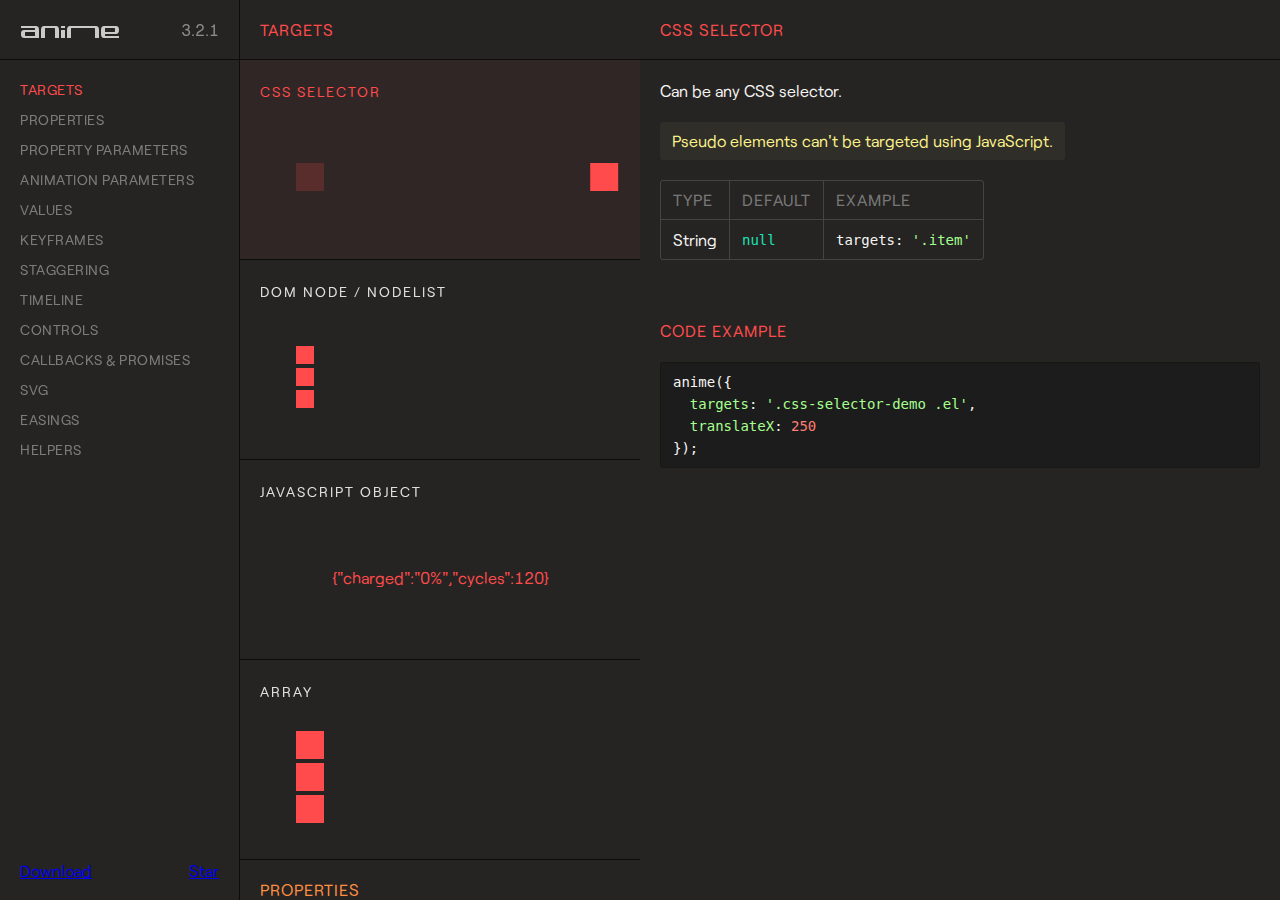
<file: libraries/anime-master/documentation/index.html>
<!DOCTYPE html>
<html>
<head>
  <title>Documentation | anime.js</title>
  <meta charset="utf-8">
  <meta name="viewport" content="width=device-width, initial-scale=1, maximum-scale=1">

  <meta property="og:title" content="anime.js">
  <meta property="og:url" content="https://animejs.com">
  <meta property="og:description" content="Javascript animation engine">
  <meta property="og:image" content="https://animejs.com/documentation/assets/img/social-media-image.png">

  <meta name="twitter:card" content="summary_large_image">
  <meta name="twitter:site" content="@juliangarnier">
  <meta name="twitter:creator" content="@juliangarnier">
  <meta name="twitter:title" content="anime.js">
  <meta name="twitter:description" content="Javascript animation engine">
  <meta name="twitter:image" content="https://animejs.com/documentation/assets/img/social-media-image.png">

  <link rel="apple-touch-icon-precomposed" href="assets/img/apple-touch-icon.png">
  <link rel="icon" type="image/png" href="assets/img/favicon.png" >

  <link href="//cloud.typenetwork.com/projects/2160/fontface.css/" rel="stylesheet" type="text/css">

  <link href="assets/css/animejs.css" rel="stylesheet">
  <link href="assets/css/anime-theme.css" rel="stylesheet">
  <link href="assets/css/documentation.css" rel="stylesheet">

  <script src="../lib/anime.min.js"></script>
</head>
<body>
  <div class="content">
    <header class="header">
    <a class="logo" href="https://github.com/juliangarnier/anime/">
      <img class="anime-mini-logo" src="assets/img/anime-mini-logo.svg" />
      <span class="version-number"></span>
    </a>
    </header>
    <section class="pane sidebar">
      <nav class="navigation"></nav>
      <div class="sidebar-info">
        <a class="github-button" href="https://github.com/juliangarnier/anime/archive/master.zip" data-color-scheme="no-preference: dark; light: dark; dark: dark;" data-icon="octicon-cloud-download" aria-label="Download juliangarnier/anime on GitHub">Download</a>
        <a class="github-button" href="https://github.com/juliangarnier/anime" data-color-scheme="no-preference: dark; light: dark; dark: dark;" data-show-count="true" aria-label="Star juliangarnier/anime on GitHub">Star</a>
      </div>
    </section>
    <section class="pane demos">

<!-- TARGETS -->
<article id="targets" class="color-targets">
  <header>
    <h2 class="demos-title">Targets</h2>
  </header>

<div id="cssSelector" class="demo">
  <h3 class="demo-title">CSS Selector</h3>
  <div class="demo-description">
    <p>Can be any CSS selector.</p>
    <p class="bubble warning">Pseudo elements can't be targeted using JavaScript.</p>
    <table>
      <thead>
        <td>Type</td>
        <td>Default</td>
        <td>Example</td>
      </thead>
      <tr>
        <td>String</td>
        <td><code>null</code></td>
        <td><code>targets: '.item'</code></td>
      </tr>
    </table>
  </div>
  <div class="demo-content css-selector-demo">
    <div class="line">
      <div class="square shadow"></div>
      <div class="square el"></div>
    </div>
  </div>
  <script>var cssSelector = function() {
/*DEMO*/
anime({
  targets: '.css-selector-demo .el',
  translateX: 250
});
/*DEMO*/
}
  </script>

</div>

<div id="domNode" class="demo">
  <h3 class="demo-title">DOM Node / NodeList</h3>
  <div class="demo-description">
    <p>
      Can be any DOM Node or NodeList.
    </p>
    <table>
      <thead>
        <td>Type</td>
        <td>Default</td>
        <td>Example</td>
      </thead>
      <tr>
        <td>DOM Node</td>
        <td><code>null</code></td>
        <td><code>targets: el.querySelector('.item')</code></td>
      </tr>
      <tr>
        <td>NodeList</td>
        <td><code>null</code></td>
        <td><code>targets: el.querySelectorAll('.item')</code></td>
      </tr>
    </table>
  </div>
  <div class="demo-content dom-node-demo">
    <div class="line">
      <div class="small square shadow"></div>
      <div class="small square el"></div>
    </div>
    <div class="line">
      <div class="small square shadow"></div>
      <div class="small square el"></div>
    </div>
    <div class="line">
      <div class="small square shadow"></div>
      <div class="small square el"></div>
    </div>
  </div>
  <script>var domNode = function() {
/*DEMO*/
var elements = document.querySelectorAll('.dom-node-demo .el');

anime({
  targets: elements,
  translateX: 270
});
/*DEMO*/
}
  </script>
</div>

<div id="JSobject" class="demo">
  <h3 class="demo-title">JavaScript Object</h3>
  <div class="demo-description">
    <p>
      A JavaScript Object with at least one property containing a numerical value.
    </p>
    <table>
      <thead>
        <td>Type</td>
        <td>Default</td>
        <td>Example</td>
      </thead>
      <tr>
        <td>Object</td>
        <td><code>null</code></td>
        <td><code>targets: myObjectProp</code></td>
      </tr>
    </table>
  </div>
  <div class="demo-content">
    <pre class="battery-log">{"charged":"0%","cycles":120}</pre>
  </div>
  <script>var JSobject = function() {
/*DEMO*/
var logEl = document.querySelector('.battery-log');

var battery = {
  charged: '0%',
  cycles: 120
}

anime({
  targets: battery,
  charged: '100%',
  cycles: 130,
  round: 1,
  easing: 'linear',
  update: function() {
    logEl.innerHTML = JSON.stringify(battery);
  }
});
/*DEMO*/
}
  </script>
<script>
</script>
</div>

<div id="array" class="demo">
  <h3 class="demo-title">Array</h3>
  <div class="demo-description">
    <p>
      An array containing multiple targets.
    </p>
    <p class="bubble info">
      Accepts mixed types. E.g. <code>['.el', domNode, jsObject]</code>
    </p>
    <table>
      <thead>
        <td>Type</td>
        <td>Default</td>
        <td>Example</td>
      </thead>
      <tr>
        <td>Array</td>
        <td><code>null</code></td>
        <td><code>targets: ['.item', el.getElementById('#thing')]</code></td>
      </tr>
    </table>
  </div>
  <div class="demo-content mixed-array-demo">
    <div class="line">
      <div class="square shadow"></div>
      <div class="square el el-01"></div>
    </div>
    <div class="line">
      <div class="square shadow"></div>
      <div class="square el el-02"></div>
    </div>
    <div class="line">
      <div class="square shadow"></div>
      <div class="square el el-03"></div>
    </div>
  </div>
  <script>var array = function() {
/*DEMO*/
var el = document.querySelector('.mixed-array-demo .el-01');

anime({
  targets: [el, '.mixed-array-demo .el-02', '.mixed-array-demo .el-03'],
  translateX: 250
});
/*DEMO*/
}
  </script>

</div>

</article>
<!-- -->

<!-- ANIMATABLE PROPERTIES -->
<article id="properties" class="color-properties">
<header>
  <h2 class="demos-title">Properties</h2>
</header>

<div id="cssProperties" class="demo">
  <h3 class="demo-title">CSS Properties</h3>
  <div class="demo-description">
    <p>
      Any CSS properties can be animated.
    </p>
    <p class="bubble warning">
      Most CSS properties will cause layout changes or repaint, and will result in choppy animation.
      Prioritize opacity and CSS transforms as much as possible.
    </p>
    <p>More details about accepted values in the <a class="color-values" href="#unitlessValue">values</a> section.</p>
    <table>
      <thead>
        <td>Example</td>
        <td>value</td>
      </thead>
      <tr>
        <td><code>opacity</code></td>
        <td><code>.5</code></td>
      </tr>
      <tr>
        <td><code>left</code></td>
        <td><code>'100px'</code></td>
      </tr>
    </table>
  </div>
  <div class="demo-content css-prop-demo">
    <div class="large square shadow"></div>
    <div class="large square el"></div>
  </div>
  <script>var cssProperties = function() {
/*DEMO*/
anime({
  targets: '.css-prop-demo .el',
  left: '240px',
  backgroundColor: '#FFF',
  borderRadius: ['0%', '50%'],
  easing: 'easeInOutQuad'
});
/*DEMO*/
}
  </script>
</div>

<div id="CSStransforms" class="demo">
  <h3 class="demo-title">CSS Transforms</h3>
  <div class="demo-description">
    <p>
      Animate CSS transforms properties individually.
    </p>
    <p class="bubble info">
      It's possible to specify different timing for each transforms properties, more details in the <a class="color-prop-params" href="#specificPropParameters">specific property parameters</a> section.
    </p>
    <p>More details about accepted values in the <a class="color-values" href="#unitlessValue">values</a> section.</p>
    <table>
      <thead>
        <td>Valid properties</td>
        <td>Default unit</td>
      </thead>
      <tr><td><code>'translateX'</code></td><td><code>'px'</code></td></tr>
      <tr><td><code>'translateY'</code></td><td><code>'px'</code></td></tr>
      <tr><td><code>'translateZ'</code></td><td><code>'px'</code></td></tr>
      <tr><td><code>'rotate'</code></td><td><code>'deg'</code></td></tr>
      <tr><td><code>'rotateX'</code></td><td><code>'deg'</code></td></tr>
      <tr><td><code>'rotateY'</code></td><td><code>'deg'</code></td></tr>
      <tr><td><code>'rotateZ'</code></td><td><code>'deg'</code></td></tr>
      <tr><td><code>'scale'</code></td><td><code>—</code></td></tr>
      <tr><td><code>'scaleX'</code></td><td><code>—</code></td></tr>
      <tr><td><code>'scaleY'</code></td><td><code>—</code></td></tr>
      <tr><td><code>'scaleZ'</code></td><td><code>—</code></td></tr>
      <tr><td><code>'skew'</code></td><td><code>'deg'</code></td></tr>
      <tr><td><code>'skewX'</code></td><td><code>'deg'</code></td></tr>
      <tr><td><code>'skewY'</code></td><td><code>'deg'</code></td></tr>
      <tr><td><code>'perspective'</code></td><td><code>'px'</code></td></tr>
    </table>
  </div>
  <div class="demo-content css-transforms-demo">
    <div class="square shadow"></div>
    <div class="square el"></div>
  </div>
  <script>var CSStransforms = function() {
/*DEMO*/
anime({
  targets: '.css-transforms-demo .el',
  translateX: 250,
  scale: 2,
  rotate: '1turn'
});
/*DEMO*/
}
  </script>
</div>

<div id="JSobjProp" class="demo">
  <h3 class="demo-title">Object properties</h3>
  <div class="demo-description">
    <p>
      Any Object property containing a numerical value can be animated.<br>
      More details about accepted values in the <a class="color-values" href="#unitlessValue">values</a> section.
    </p>
    <table>
      <thead>
        <td>Example</td>
        <td>value</td>
      </thead>
      <tr>
        <td><code>prop1</code></td>
        <td><code>50</code></td>
      </tr>
      <tr>
        <td><code>'prop2'</code></td>
        <td><code>'100%'</code></td>
      </tr>
    </table>
  </div>
  <div class="demo-content">
    <pre class="js-object-log">{"prop1":0,"prop2":"0%"}</pre>
  </div>
  <script>var JSobjProp = function() {
/*DEMO*/
var objPropLogEl = document.querySelector('.js-object-log');

var myObject = {
  prop1: 0,
  prop2: '0%'
}

anime({
  targets: myObject,
  prop1: 50,
  prop2: '100%',
  easing: 'linear',
  round: 1,
  update: function() {
    objPropLogEl.innerHTML = JSON.stringify(myObject);
  }
});
/*DEMO*/
}
  </script>
</div>

<div id="domAttr" class="demo">
  <h3 class="demo-title">DOM Attributes</h3>
  <div class="demo-description">
    <p>
      Any DOM Attributes containing a numerical value can be animated.<br>
      More details about accepted values in the <a class="color-values" href="#unitlessValue">values</a> section.
    </p>
    <table>
      <thead>
        <td>Example</td>
        <td>value</td>
      </thead>
      <tr>
        <td><code>value</code></td>
        <td><code>1000</code></td>
      </tr>
      <tr>
        <td><code>volume</code></td>
        <td><code>0</code></td>
      </tr>
      <tr>
        <td><code>data-custom</code></td>
        <td><code>'3 dogs'</code></td>
      </tr>
    </table>
  </div>
  <div class="demo-content dom-attribute-demo">
    <input class="el text-output" value="0"></input>
  </div>
  <script>var domAttr = function() {
/*DEMO*/
anime({
  targets: '.dom-attribute-demo input',
  value: [0, 1000],
  round: 1,
  easing: 'easeInOutExpo'
});
/*DEMO*/
}
  </script>
</div>

<div id="svgAttr" class="demo">
  <h3 class="demo-title">SVG Attributes</h3>
  <div class="demo-description">
    <p>
      Like any other <a class="color-properties" href="#domAttr">DOM attributes</a>, all SVG attributes containing at least one numerical value can be animated.<br>
      More details about accepted values in the <a class="color-values" href="#unitlessValue">values</a> section and SVG animation in the <a class="color-svg" href="#motionPath">SVG</a> section.
    </p>
    <table>
      <thead>
        <td>Example</td>
        <td>value</td>
      </thead>
      <tr>
        <td><code>points</code></td>
        <td><code>'64 68.64 8.574 100 63.446 67.68 64 4 64.554 67.68 119.426 100'</code></td>
      </tr>
      <tr>
        <td><code>scale</code></td>
        <td><code>1</code></td>
      </tr>
      <tr>
        <td><code>baseFrequency</code></td>
        <td><code>0</code></td>
      </tr>
    </table>
  </div>
  <div class="demo-content align-center svg-attributes-demo">
<svg width="128" height="128" viewBox="0 0 128 128">
  <filter id="displacementFilter">
    <feTurbulence type="turbulence" baseFrequency=".05" numOctaves="2" result="turbulence"/>
    <feDisplacementMap in2="turbulence" in="SourceGraphic" scale="15" xChannelSelector="R" yChannelSelector="G"/>
  </filter>
  <polygon points="64 68.64 8.574 100 63.446 67.68 64 4 64.554 67.68 119.426 100" style="filter: url(#displacementFilter)" fill="currentColor"/>
</svg>
  </div>
  <script>var svgAttr = function() {
  // Needed to reset demo
  var polyEl = document.querySelector('.svg-attributes-demo polygon');
  var feTurbulenceEl = document.querySelector('feTurbulence');
  var feDisplacementMap = document.querySelector('feDisplacementMap');
  polyEl.setAttribute('points', '64 68.64 8.574 100 63.446 67.68 64 4 64.554 67.68 119.426 100');
  feTurbulenceEl.setAttribute('baseFrequency', '.05');
  feDisplacementMap.setAttribute('scale', '15');
/*DEMO*/
anime({
  targets: ['.svg-attributes-demo polygon', 'feTurbulence', 'feDisplacementMap'],
  points: '64 128 8.574 96 8.574 32 64 0 119.426 32 119.426 96',
  baseFrequency: 0,
  scale: 1,
  loop: true,
  direction: 'alternate',
  easing: 'easeInOutExpo'
});
/*DEMO*/
}
  </script>

</div>

</article>
<!-- -->

<!-- PROPERTY PARAMETERS -->
<article id="propertyParameters" class="color-prop-params">
  <header>
    <h2 class="demos-title">Property parameters</h2>
  </header>

<div id="duration" class="demo">
  <h3 class="demo-title">Duration</h3>
  <div class="demo-description">
    <p>
      Defines the duration in milliseconds of the animation.
    </p>
    <table>
      <thead>
        <td>Type</td>
        <td>Default</td>
        <td>Example</td>
      </thead>
      <tr>
        <td>Number</td>
        <td><code>1000</code></td>
        <td><code>3000</code></td>
      </tr>
      <tr>
        <td>anime.stagger</td>
        <td>See <a class="color-staggering" href="#staggeringBasics">staggering</a> section</td>
        <td><code>anime.stagger(150)</code></td>
      </tr>
      <tr>
        <td>Function</td>
        <td>See <a class="color-prop-params" href="#functionBasedParameters">function based parameters</a> section</td>
        <td><code>(el, i) => i * 150</code></td>
      </tr>
    </table>
  </div>
  <div class="demo-content duration-demo">
    <div class="label">3000 ms</div>
    <div class="square shadow"></div>
    <div class="square el"></div>
  </div>
  <script>var duration = function() {
/*DEMO*/
anime({
  targets: '.duration-demo .el',
  translateX: 250,
  duration: 3000
});
/*DEMO*/
}
  </script>
</div>

<div id="delay" class="demo">
  <h3 class="demo-title">Delay</h3>
  <div class="demo-description">
    <p>
      Defines the delay in milliseconds of the animation.
    </p>
    <table>
      <thead>
        <td>Type</td>
        <td>Default</td>
        <td>Example</td>
      </thead>
      <tr>
        <td>Number</td>
        <td><code>0</code></td>
        <td><code>1000</code></td>
      </tr>
      <tr>
        <td>anime.stagger</td>
        <td>See <a class="color-staggering" href="#staggeringBasics">staggering</a> section</td>
        <td><code>anime.stagger(150)</code></td>
      </tr>
      <tr>
        <td>Function</td>
        <td>See <a class="color-prop-params" href="#functionBasedParameters">function based parameters</a> section</td>
        <td><code>(el, i) => i * 150</code></td>
      </tr>
    </table>
  </div>
  <div class="demo-content delay-demo">
    <div class="label">1000 ms</div>
    <div class="square shadow"></div>
    <div class="square el"></div>
  </div>
  <script>var delay = function() {
/*DEMO*/
anime({
  targets: '.delay-demo .el',
  translateX: 250,
  delay: 1000
});
/*DEMO*/
}
  </script>
</div>

<div id="endDelay" class="demo">
  <h3 class="demo-title">end delay</h3>
  <div class="demo-description">
    <p>
      Adds some extra time in milliseconds at the end of the animation.
    </p>
    <table>
      <thead>
        <td>Type</td>
        <td>Default</td>
        <td>Example</td>
      </thead>
      <tr>
        <td>Number</td>
        <td><code>0</code></td>
        <td><code>1000</code></td>
      </tr>
      <tr>
        <td>anime.stagger</td>
        <td>See <a class="color-staggering" href="#staggeringBasics">staggering</a> section</td>
        <td><code>anime.stagger(150)</code></td>
      </tr>
      <tr>
        <td>Function</td>
        <td>See <a class="color-prop-params" href="#functionBasedParameters">function based parameters</a> section</td>
        <td><code>(el, i) => i * 150</code></td>
      </tr>
    </table>
  </div>
  <div class="demo-content end-delay-demo">
    <div class="label">1000 ms</div>
    <div class="square shadow"></div>
    <div class="square el"></div>
  </div>
  <script>var endDelay = function() {
/*DEMO*/
anime({
  targets: '.end-delay-demo .el',
  translateX: 250,
  endDelay: 1000,
  direction: 'alternate'
});
/*DEMO*/
}
  </script>

</div>

<div id="easing" class="demo">
  <h3 class="demo-title">Easing</h3>
  <div class="demo-description">
    <p>
      Defines the timing function of the animation.
    </p>
    <p class="bubble info">
      Check out the <a class="color-easings" href="#linearEasing">easings</a> section for a complete list of available easing and parameters.
    </p>
    <table>
      <thead>
        <td>Type</td>
        <td>Default</td>
        <td>Example</td>
      </thead>
      <tr>
        <td>String</td>
        <td><code>'easeOutElastic(1, .5)'</code></td>
        <td><code>easing: 'easeInOutQuad'</code></td>
      </tr>
    </table>
  </div>
  <div class="demo-content easing-demo">
    <div class="label">easeInOutExpo</div>
    <div class="square shadow"></div>
    <div class="square el"></div>
  </div>
  <script>var easing = function() {
/*DEMO*/
anime({
  targets: '.easing-demo .el',
  translateX: 250,
  easing: 'easeInOutExpo'
});
/*DEMO*/
}
  </script>

</div>

<div id="round" class="demo">
  <h3 class="demo-title">Round</h3>
  <div class="demo-description">
    <p>
      Rounds up the value to x decimals.
    </p>
    <table>
      <thead>
        <td>Type</td>
        <td>Default</td>
        <td>Example</td>
      </thead>
      <tr>
        <td>Number</td>
        <td><code>0</code></td>
        <td><code>round: 10</code></td>
      </tr>
    </table>
  </div>
  <div class="demo-content">
    <pre class="round-log">0</pre>
  </div>
  <script>var round = function() {
/*DEMO*/
var roundLogEl = document.querySelector('.round-log');

anime({
  targets: roundLogEl,
  innerHTML: [0, 10000],
  easing: 'linear',
  round: 10 // Will round the animated value to 1 decimal
});
/*DEMO*/
}
  </script>
</div>

<div id="specificPropParameters" class="demo">
  <h3 class="demo-title">Specific property parameters</h3>
  <div class="demo-description">
    <p>
      Defines specific parameters to each property of the animation using an Object as value.<br>
      Other properties that aren't specified in the Object are inheritted from the main animation.
    </p>
    <table>
      <thead>
        <td>Type</td>
        <td>Example</td>
      </thead>
      <tr>
        <td>Object</td>
<td><code>rotate: {
  value: 360,
  duration: 1800,
  easing: 'easeInOutSine'
}</code></td>
      </tr>
    </table>
  </div>
  <div class="demo-content specific-prop-params-demo">
    <div class="square shadow"></div>
    <div class="square el"></div>
  </div>
  <script>var specificPropParameters = function() {
/*DEMO*/
anime({
  targets: '.specific-prop-params-demo .el',
  translateX: {
    value: 250,
    duration: 800
  },
  rotate: {
    value: 360,
    duration: 1800,
    easing: 'easeInOutSine'
  },
  scale: {
    value: 2,
    duration: 1600,
    delay: 800,
    easing: 'easeInOutQuart'
  },
  delay: 250 // All properties except 'scale' inherit 250ms delay
});
/*DEMO*/
}
  </script>

</div>

<div id="functionBasedParameters" class="demo">
  <h3 class="demo-title">Function based parameters</h3>
  <div class="demo-description">
    <p>
      Get different values for every target and property of the animation.
    </p>
    <p>
      The function accepts 3 arguments:
    </p>
    <table>
      <thead>
        <td>Arguments</td>
        <td>Infos</td>
      </thead>
      <tr>
        <td><code>target</code></td>
        <td>The curent animated targeted element</td>
      </tr>
      <tr>
        <td><code>index</code></td>
        <td>The index of the animated targeted element</td>
      </tr>
      <tr>
        <td><code>targetsLength</code></td>
        <td>The total number of animated targets</td>
      </tr>
    </table>
    <p class="bubble info">
      See <a class="color-staggering" href="#staggeringBasics">staggering</a> section for easier values manipulation.
    </p>
  </div>
  <div class="demo-content function-based-params-demo">
    <div class="line">
      <div class="small label">delay = 0 * 100</div>
      <div class="small square shadow"></div>
      <div class="small square el"></div>
    </div>
    <div class="line">
      <div class="small label">delay = 1 * 100</div>
      <div class="small square shadow"></div>
      <div class="small square el"></div>
    </div>
    <div class="line">
      <div class="small label">delay = 2 * 100</div>
      <div class="small square shadow"></div>
      <div class="small square el"></div>
    </div>
  </div>
  <script>var functionBasedParameters = function() {
/*DEMO*/
anime({
  targets: '.function-based-params-demo .el',
  translateX: 270,
  direction: 'alternate',
  loop: true,
  delay: function(el, i, l) {
    return i * 100;
  },
  endDelay: function(el, i, l) {
    return (l - i) * 100;
  }
});
/*DEMO*/
}
  </script>

</div>

</article>
<!-- -->

<!-- ANIMATION PARAMETERS -->
<article id="animationParameters" class="color-anim-params">
  <header>
    <h2 class="demos-title">Animation parameters</h2>
  </header>

<div id="direction" class="demo">
  <h3 class="demo-title">Direction</h3>
  <div class="demo-description">
    <p>
      Defines the direction of the animation.
    </p>
    <table>
      <thead>
        <td>Accepts</td>
        <td>Infos</td>
      </thead>
      <tr>
        <td><code>'normal'</code></td>
        <td>Animation progress goes from 0 to 100%</td>
      </tr>
      <tr>
        <td><code>'reverse'</code></td>
        <td>Animation progress goes from 100% to 0%</td>
      </tr>
      <tr>
        <td><code>'alternate'</code></td>
        <td>Animation progress goes from 0% to 100% then goes back to 0%</td>
      </tr>
    </table>
  </div>
  <div class="demo-content">
    <div class="line">
      <div class="label">normal</div>
      <div class="square shadow"></div>
      <div class="square el dir-normal"></div>
    </div>
    <div class="line">
      <div class="label">reverse</div>
      <div class="square shadow"></div>
      <div class="square el dir-reverse"></div>
    </div>
    <div class="line">
      <div class="label">alternate</div>
      <div class="square shadow"></div>
      <div class="square el dir-alternate"></div>
    </div>
  </div>
  <script>var direction = function() {
/*DEMO*/
anime({
  targets: '.dir-normal',
  translateX: 250,
  easing: 'easeInOutSine'
});

anime({
  targets: '.dir-reverse',
  translateX: 250,
  direction: 'reverse',
  easing: 'easeInOutSine'
});

anime({
  targets: '.dir-alternate',
  translateX: 250,
  direction: 'alternate',
  easing: 'easeInOutSine'
});
/*DEMO*/
}
  </script>

</div>

<div id="loop" class="demo">
  <h3 class="demo-title">Loop</h3>
  <div class="demo-description">
    <p>
      Defines the number of iterations of your animation.
    </p>
    <table>
      <thead>
        <td>Accepts</td>
        <td>Infos</td>
      </thead>
      <tr>
        <td><code>Number</code></td>
        <td>The number of iterations</td>
      </tr>
      <tr>
        <td><code>true</code></td>
        <td>Loop indefinitely</td>
      </tr>
    </table>
  </div>
  <div class="demo-content">
    <div class="line">
      <div class="small label">normal 3 times</div>
      <div class="small square shadow"></div>
      <div class="small square el loop"></div>
    </div>
    <div class="line">
      <div class="small label">reverse 3 times</div>
      <div class="small square shadow"></div>
      <div class="small square el loop-reverse"></div>
    </div>
    <div class="line">
      <div class="small label">alternate 3 times</div>
      <div class="small square shadow"></div>
      <div class="small square el loop-alternate"></div>
    </div>
    <div class="line">
      <div class="small label">normal inifinite</div>
      <div class="small square shadow"></div>
      <div class="small square el loop-infinity"></div>
    </div>
    <div class="line">
      <div class="small label">inifinite reverse</div>
      <div class="small square shadow"></div>
      <div class="small square el loop-reverse-infinity"></div>
    </div>
    <div class="line">
      <div class="small label">inifinite alternate</div>
      <div class="small square shadow"></div>
      <div class="small square el loop-alternate-infinity"></div>
    </div>
  </div>
  <script>var loop = function() {
/*DEMO*/
anime({
  targets: '.loop',
  translateX: 270,
  loop: 3,
  easing: 'easeInOutSine'
});

anime({
  targets: '.loop-infinity',
  translateX: 270,
  loop: true,
  easing: 'easeInOutSine'
});

anime({
  targets: '.loop-reverse',
  translateX: 270,
  loop: 3,
  direction: 'reverse',
  easing: 'easeInOutSine'
});

anime({
  targets: '.loop-reverse-infinity',
  translateX: 270,
  direction: 'reverse',
  loop: true,
  easing: 'easeInOutSine'
});

anime({
  targets: '.loop-alternate',
  translateX: 270,
  loop: 3,
  direction: 'alternate',
  easing: 'easeInOutSine'
});

anime({
  targets: '.loop-alternate-infinity',
  translateX: 270,
  direction: 'alternate',
  loop: true,
  easing: 'easeInOutSine'
});
/*DEMO*/
}
  </script>
</div>

<div id="autoplay" class="demo">
  <h3 class="demo-title">Autoplay</h3>
  <div class="demo-description">
    <p>
      Defines if the animation should automatically starts or not.
    </p>
    <table>
      <thead>
        <td>Accepts</td>
        <td>Infos</td>
      </thead>
      <tr>
        <td><code>true</code></td>
        <td>Automatically starts the animation</td>
      </tr>
      <tr>
        <td><code>false</code></td>
        <td>Animation is paused by default</td>
      </tr>
    </table>
  </div>
  <div class="demo-content">
    <div class="line">
      <div class="label">autoplay: true</div>
      <div class="square shadow"></div>
      <div class="square el autoplay-true"></div>
    </div>
    <div class="line">
      <div class="label">autoplay: false</div>
      <div class="square shadow"></div>
      <div class="square el autoplay-false"></div>
    </div>
  </div>
  <script>var autoplay = function() {
/*DEMO*/
anime({
  targets: '.autoplay-true',
  translateX: 250,
  autoplay: true,
  easing: 'easeInOutSine'
});

anime({
  targets: '.autoplay-false',
  translateX: 250,
  autoplay: false,
  easing: 'easeInOutSine'
});
/*DEMO*/
}
  </script>
</div>

</article>
<!-- -->

<!-- VALUES -->
<article id="values" class="color-values">
<header>
  <h2 class="demos-title">Values</h2>
</header>

<div id="unitlessValue" class="demo">
  <h3 class="demo-title">Unitless</h3>
  <div class="demo-description">
    <p>
      If the original value has a unit, it will be automatically added to the animated value.
    </p>
    <table>
      <thead>
        <td>Type</td>
        <td>Example</td>
      </thead>
      <tr>
        <td>Number</td>
        <td><code>translateX: 250</code></td>
      </tr>
    </table>
  </div>
  <div class="demo-content unitless-values-demo">
    <div class="circle shadow"></div>
    <div class="circle el"></div>
  </div>
  <script>var unitlessValue = function() {
/*DEMO*/
anime({
  targets: '.unitless-values-demo .el',
  translateX: 250, // -> '250px'
  rotate: 540 // -> '540deg'
});
/*DEMO*/
}
  </script>

</div>

<div id="specificUnitValue" class="demo">
  <h3 class="demo-title">Specific unit</h3>
  <div class="demo-description">
    <p>
      Forces the animation to use a certain unit and will automatically convert the initial target value.
    </p>
    <p class="bubble warning">
      Conversion accuracy can vary depending of the unit used.<br>
      You can also define the initial value of the animation directly using an array, see the <a href="#fromToValues" class="color-values">from to values</a> section.
    </p>
    <table>
      <thead>
        <td>Type</td>
        <td>Example</td>
      </thead>
      <tr>
        <td>String</td>
        <td><code>width: '100%'</code></td>
      </tr>
    </table>
  </div>
  <div class="demo-content specific-unit-values-demo">
    <div class="square shadow"></div>
    <div class="square el"></div>
  </div>
  <script>var specificUnitValue = function() {
/*DEMO*/
anime({
  targets: '.specific-unit-values-demo .el',
  width: '100%', // -> from '28px' to '100%',
  easing: 'easeInOutQuad',
  direction: 'alternate',
  loop: true
});
/*DEMO*/
}
  </script>

</div>

<div id="relativeValues" class="demo">
  <h3 class="demo-title">Relative</h3>
  <div class="demo-description">
    <p>
      Adds, substracts or multiplies the original value.
    </p>
    <table>
      <thead>
        <td>Accepts</td>
        <td>Effect</td>
        <td>Example</td>
      </thead>
      <tr>
        <td><code>'+='</code></td>
        <td>Add</td>
        <td><code>'+=100'</code></td>
      </tr>
      <tr>
        <td><code>'-='</code></td>
        <td>Substract</td>
        <td><code>'-=2turn'</code></td>
      </tr>
      <tr>
        <td><code>'*='</code></td>
        <td>Multiply</td>
        <td><code>'*=10'</code></td>
      </tr>
    </table>
  </div>
  <div class="demo-content">
    <div class="circle shadow"></div>
    <div class="circle el relative-values"></div>
  </div>
  <script>var relativeValues = function() {
/*DEMO*/
var relativeEl = document.querySelector('.el.relative-values');
relativeEl.style.transform = 'translateX(100px)';

anime({
  targets: '.el.relative-values',
  translateX: {
    value: '*=2.5', // 100px * 2.5 = '250px'
    duration: 1000
  },
  width: {
    value: '-=20px', // 28 - 20 = '8px'
    duration: 1800,
    easing: 'easeInOutSine'
  },
  rotate: {
    value: '+=2turn', // 0 + 2 = '2turn'
    duration: 1800,
    easing: 'easeInOutSine'
  },
  direction: 'alternate'
});
/*DEMO*/
}
  </script>

</div>

<div id="colors" class="demo">
  <h3 class="demo-title">Colors</h3>
  <div class="demo-description">
    <p>
      <i>anime.js</i> accepts and converts Hexadecimal, RGB, RGBA, HSL, and HSLA color values.
    </p>
    <p class="bubble warning">
      CSS color codes ( e.g. : <code>'red', 'yellow', 'aqua'</code> ) are not supported.
    </p>
    <table>
      <thead>
        <td>Accepts</td>
        <td>Example</td>
      </thead>
      <tr>
        <td>Hexadecimal</td>
        <td><code>'#FFF'</code> or <code>'#FFFFFF'</code></td>
      </tr>
      <tr>
        <td>RGB</td>
        <td><code>'rgb(255, 255, 255)'</code></td>
      </tr>
      <tr>
        <td>RGBA</td>
        <td><code>'rgba(255, 255, 255, .2)'</code></td>
      </tr>
      <tr>
        <td>HSL</td>
        <td><code>'hsl(0, 100%, 100%)'</code></td>
      </tr>
      <tr>
        <td>HSLA</td>
        <td><code>'hsla(0, 100%, 100%, .2)'</code></td>
      </tr>
    </table>
  </div>
  <div class="demo-content colors-demo">
    <div class="line">
      <div class="small label">HEX</div>
      <div class="small circle shadow"></div>
      <div class="small circle el color-hex"></div>
    </div>
    <div class="line">
      <div class="small label">RGB</div>
      <div class="small circle shadow"></div>
      <div class="small circle el color-rgb"></div>
    </div>
    <div class="line">
      <div class="small label">HSL</div>
      <div class="small circle shadow"></div>
      <div class="small circle el color-hsl"></div>
    </div>
    <div class="line">
      <div class="small label">RGBA</div>
      <div class="small circle shadow"></div>
      <div class="small circle el color-rgba"></div>
    </div>
    <div class="line">
      <div class="small label">HSLA</div>
      <div class="small circle shadow"></div>
      <div class="small circle el color-hsla"></div>
    </div>
  </div>
  <script>var colors = function() {
/*DEMO*/
var colorsExamples = anime.timeline({
  endDelay: 1000,
  easing: 'easeInOutQuad',
  direction: 'alternate',
  loop: true
})
.add({ targets: '.color-hex',  background: '#FFF' }, 0)
.add({ targets: '.color-rgb',  background: 'rgb(255,255,255)' }, 0)
.add({ targets: '.color-hsl',  background: 'hsl(0, 100%, 100%)' }, 0)
.add({ targets: '.color-rgba', background: 'rgba(255,255,255, .2)' }, 0)
.add({ targets: '.color-hsla', background: 'hsla(0, 100%, 100%, .2)' }, 0)
.add({ targets: '.colors-demo .el', translateX: 270 }, 0);
/*DEMO*/
}
  </script>

</div>

<div id="fromToValues" class="demo">
  <h3 class="demo-title">From To</h3>
  <div class="demo-description">
    <p>
      Forces the animation to start at a specified value.
    </p>
    <table>
      <thead>
        <td>Type</td>
        <td>Example</td>
      </thead>
      <tr>
        <td><code>Array</code></td>
        <td><code>['50%', '100%']</code></td>
      </tr>
    </table>
  </div>
  <div class="demo-content">
    <div class="circle shadow"></div>
    <div class="circle el from-to-values"></div>
  </div>
  <script>var fromToValues = function() {
/*DEMO*/
anime({
  targets: '.el.from-to-values',
  translateX: [100, 250], // from 100 to 250
  delay: 500,
  direction: 'alternate',
  loop: true
});
/*DEMO*/
}
  </script>

</div>

<div id="functionBasedPropVal" class="demo">
  <h3 class="demo-title">Function based values</h3>
  <div class="demo-description">
    <p>
      Get different values for every target and property of the animation.
    </p>
    <p>
      The function accepts 3 arguments:
    </p>
    <table>
      <thead>
        <td>Arguments</td>
        <td>Infos</td>
      </thead>
      <tr>
        <td><code>target</code></td>
        <td>The curently animated targeted element</td>
      </tr>
      <tr>
        <td><code>index</code></td>
        <td>The index of the animated targeted element</td>
      </tr>
      <tr>
        <td><code>targetsLength</code></td>
        <td>The total number of animated targets</td>
      </tr>
    </table>
  </div>
  <div class="demo-content function-based-values-demo">
    <div class="line">
      <div class="small circle shadow"></div>
      <div data-x="170" class="small circle el"></div>
    </div>
    <div class="line">
      <div class="small circle shadow"></div>
      <div data-x="80" class="small circle el"></div>
    </div>
    <div class="line">
      <div class="small circle shadow"></div>
      <div data-x="270" class="small circle el"></div>
    </div>
  </div>
  <script>var functionBasedPropVal = function() {
/*DEMO*/
anime({
  targets: '.function-based-values-demo .el',
  translateX: function(el) {
    return el.getAttribute('data-x');
  },
  translateY: function(el, i) {
    return 50 + (-50 * i);
  },
  scale: function(el, i, l) {
    return (l - i) + .25;
  },
  rotate: function() { return anime.random(-360, 360); },
  borderRadius: function() { return ['50%', anime.random(10, 35) + '%']; },
  duration: function() { return anime.random(1200, 1800); },
  delay: function() { return anime.random(0, 400); },
  direction: 'alternate',
  loop: true
});
/*DEMO*/
}
  </script>

</div>

</article>
<!-- -->

<!-- KEYFRAMES -->
<article id="keyframes" class="color-keyframes">
<header>
  <h2 class="demos-title">Keyframes</h2>
</header>

<div id="animationKeyframes" class="demo">
  <h3 class="demo-title">Animation keyframes</h3>
  <div class="demo-description">
    <p>
      Animation keyframes are defined using an Array, within the <code>keyframes</code> property.
    </p>
    <p class="bubble info">
      If there is no duration specified inside the keyframes, each keyframe duration will be equal to the animation's total duration divided by the number of keyframes.
    </p>
    <table>
      <thead>
        <td>Type</td>
        <td>Example</td>
      </thead>
      <tr>
        <td><code>Array</code></td>
        <td><code>[
  {value: 100, easing: 'easeOutExpo'},
  {value: 200, delay: 500},
  {value: 300, duration: 1000}
]</code></td>
      </tr>
    </table>
  </div>
  <div class="demo-content animation-keyframes-demo">
    <div class="circle shadow"></div>
    <div class="circle el keyframes"></div>
  </div>
  <script>var animationKeyframes = function() {
/*DEMO*/
anime({
  targets: '.animation-keyframes-demo .el',
  keyframes: [
    {translateY: -40},
    {translateX: 250},
    {translateY: 40},
    {translateX: 0},
    {translateY: 0}
  ],
  duration: 4000,
  easing: 'easeOutElastic(1, .8)',
  loop: true
});
/*DEMO*/
}
  </script>
</div>

<div id="propertyKeyframes" class="demo">
  <h3 class="demo-title">Property keyframes</h3>
  <div class="demo-description">
    <p>
      Similar to <a class="color-keyframes" href="#animationKeyframes">animation keyframes</a>, property keyframes are defined using an Array of property Object. Property keyframes allow overlapping animations since each property have its own keyframes array.
    </p>
    <p class="bubble info">
      If there is no duration specified inside the keyframes, each keyframe duration will be equal to the animation's total duration divided by the number of keyframes.
    </p>
    <table>
      <thead>
        <td>Type</td>
        <td>Example</td>
      </thead>
      <tr>
        <td><code>Array</code></td>
        <td><code>[
  {value: 100, easing: 'easeOutExpo'},
  {value: 200, delay: 500},
  {value: 300, duration: 1000}
]</code></td>
      </tr>
    </table>
  </div>
  <div class="demo-content property-keyframes-demo">
    <div class="circle shadow"></div>
    <div class="circle el keyframes"></div>
  </div>
  <script>var propertyKeyframes = function() {
/*DEMO*/
anime({
  targets: '.property-keyframes-demo .el',
  translateX: [
    { value: 250, duration: 1000, delay: 500 },
    { value: 0, duration: 1000, delay: 500 }
  ],
  translateY: [
    { value: -40, duration: 500 },
    { value: 40, duration: 500, delay: 1000 },
    { value: 0, duration: 500, delay: 1000 }
  ],
  scaleX: [
    { value: 4, duration: 100, delay: 500, easing: 'easeOutExpo' },
    { value: 1, duration: 900 },
    { value: 4, duration: 100, delay: 500, easing: 'easeOutExpo' },
    { value: 1, duration: 900 }
  ],
  scaleY: [
    { value: [1.75, 1], duration: 500 },
    { value: 2, duration: 50, delay: 1000, easing: 'easeOutExpo' },
    { value: 1, duration: 450 },
    { value: 1.75, duration: 50, delay: 1000, easing: 'easeOutExpo' },
    { value: 1, duration: 450 }
  ],
  easing: 'easeOutElastic(1, .8)',
  loop: true
});
/*DEMO*/
}
  </script>
</div>

</article>
<!-- -->

<!-- STAGGERING -->
<article id="staggering" class="color-staggering">
<header>
  <h2 class="demos-title">Staggering</h2>
</header>

<div id="staggeringBasics" class="demo">
  <h3 class="demo-title">Staggering basics</h3>
  <div class="demo-description">
    <p>
      Staggering allows you to animate multiple elements with <a href="https://en.wikipedia.org/wiki/Follow_through_and_overlapping_action">follow through and overlapping action</a>.
    </p>
    <pre><code>anime.stagger(value, options)</code></pre>
    <table>
      <thead>
        <td>Arguments</td>
        <td>Type</td>
        <td>Info</td>
        <td>Required</td>
      </thead>
      <tr>
        <td>Value</td>
        <td><code>Number</code>, <code>String</code>, <code>Array</code></td>
        <td>The manipulated value(s)</td>
        <td>Yes</td>
      </tr>
      <tr>
        <td>Options</td>
        <td><code>Object</code></td>
        <td>Stagger parameters</td>
        <td>No</td>
      </tr>
    </table>
  </div>
  <div class="demo-content basic-staggering-demo">
    <div class="line">
      <div class="label">delay = (100 * 0) ms</div>
      <div class="small square shadow"></div>
      <div class="small square el"></div>
    </div>
    <div class="line">
      <div class="label">delay = (100 * 1) ms</div>
      <div class="small square shadow"></div>
      <div class="small square el"></div>
    </div>
    <div class="line">
      <div class="label">delay = (100 * 2) ms</div>
      <div class="small square shadow"></div>
      <div class="small square el"></div>
    </div>
    <div class="line">
      <div class="label">delay = (100 * 3) ms</div>
      <div class="small square shadow"></div>
      <div class="small square el"></div>
    </div>
    <div class="line">
      <div class="label">delay = (100 * 4) ms</div>
      <div class="small square shadow"></div>
      <div class="small square el"></div>
    </div>
    <div class="line">
      <div class="label">delay = (100 * 5) ms</div>
      <div class="small square shadow"></div>
      <div class="small square el"></div>
    </div>
  </div>
  <script>var staggeringBasics = function() {
/*DEMO*/
anime({
  targets: '.basic-staggering-demo .el',
  translateX: 270,
  delay: anime.stagger(100) // increase delay by 100ms for each elements.
});
/*DEMO*/
}
  </script>
</div>

<div id="staggeringStartValue" class="demo">
  <h3 class="demo-title">Start value</h3>
  <div class="demo-description">
    <p>
      Starts the staggering effect from a specific value.
    </p>
    <pre><code>anime.stagger(value, {start: startValue})</code></pre>
    <table>
      <thead>
        <td>Types</td>
        <td>Info</td>
      </thead>
      <tr>
        <td><code>Number</code>, <code>String</code>
        <td>Same as propety values, see <a href="#unitlessValue" class="color-values">values section</a></td>
      </tr>
    </table>
  </div>
  <div class="demo-content staggering-start-value-demo">
    <div class="line">
      <div class="label">delay = 500 + (100 * 0) ms</div>
      <div class="small square shadow"></div>
      <div class="small square el"></div>
    </div>
    <div class="line">
      <div class="label">delay = 500 + (100 * 1) ms</div>
      <div class="small square shadow"></div>
      <div class="small square el"></div>
    </div>
    <div class="line">
      <div class="label">delay = 500 + (100 * 2) ms</div>
      <div class="small square shadow"></div>
      <div class="small square el"></div>
    </div>
    <div class="line">
      <div class="label">delay = 500 + (100 * 3) ms</div>
      <div class="small square shadow"></div>
      <div class="small square el"></div>
    </div>
    <div class="line">
      <div class="label">delay = 500 + (100 * 4) ms</div>
      <div class="small square shadow"></div>
      <div class="small square el"></div>
    </div>
    <div class="line">
      <div class="label">delay = 500 + (100 * 5) ms</div>
      <div class="small square shadow"></div>
      <div class="small square el"></div>
    </div>
  </div>
  <script>var staggeringStartValue = function() {
/*DEMO*/
anime({
  targets: '.staggering-start-value-demo .el',
  translateX: 270,
  delay: anime.stagger(100, {start: 500}) // delay starts at 500ms then increase by 100ms for each elements.
});
/*DEMO*/
}
  </script>
</div>

<div id="rangeValueStaggering" class="demo">
  <h3 class="demo-title">Range value</h3>
  <div class="demo-description">
    <p>
      Distributes evenly values between two numbers.
    </p>
    <pre><code>anime.stagger([startValue, endValue])</code></pre>
    <table>
      <thead>
        <td>Type</td>
        <td>Info</td>
      </thead>
      <tr>
        <td><code>'easingName'</code></td>
        <td>All valid easing names are accepted, see <a href="#easings" class="color-easings">easings section</a></td>
      </tr>
      <tr>
        <td><code>function(i)</code></td>
        <td>Custom easing function, see <a href="#customEasing" class="color-easings">custom easings section</a></td>
      </tr>
    </table>
  </div>
  <div class="demo-content range-value-staggering-demo">
    <div class="line">
      <div class="label">rotate = -360 + ((360 - (-360)) / 5) * 0</div>
      <div class="small square shadow"></div>
      <div class="small square el"></div>
    </div>
    <div class="line">
      <div class="label">rotate = -360 + ((360 - (-360)) / 5) * 1</div>
      <div class="small square shadow"></div>
      <div class="small square el"></div>
    </div>
    <div class="line">
      <div class="label">rotate = -360 + ((360 - (-360)) / 5) * 2</div>
      <div class="small square shadow"></div>
      <div class="small square el"></div>
    </div>
    <div class="line">
      <div class="label">rotate = -360 + ((360 - (-360)) / 5) * 3</div>
      <div class="small square shadow"></div>
      <div class="small square el"></div>
    </div>
    <div class="line">
      <div class="label">rotate = -360 + ((360 - (-360)) / 5) * 4</div>
      <div class="small square shadow"></div>
      <div class="small square el"></div>
    </div>
    <div class="line">
      <div class="label">rotate = -360 + ((360 - (-360)) / 5) * 5</div>
      <div class="small square shadow"></div>
      <div class="small square el"></div>
    </div>
  </div>
  <script>var rangeValueStaggering = function() {
/*DEMO*/
anime({
  targets: '.range-value-staggering-demo .el',
  translateX: 270,
  rotate: anime.stagger([-360, 360]), // rotation will be distributed from -360deg to 360deg evenly between all elements
  easing: 'easeInOutQuad'
});
/*DEMO*/
}
  </script>
</div>

<div id="staggeringFrom" class="demo">
  <h3 class="demo-title">From value</h3>
  <div class="demo-description">
    <p>
      Starts the stagger effect from a specific position.
    </p>
    <pre><code>anime.stagger(value, {from: startingPosition})</code></pre>
    <table>
      <thead>
        <td>Options</td>
        <td>Type</td>
        <td>Info</td>
      </thead>
      <tr>
        <td><code>'first'</code> (default)</td>
        <td><code>'string'</code></td>
        <td>Start the effect from the first element</td>
      </tr>
      <tr>
        <td><code>'last'</code></td>
        <td><code>'string'</code></td>
        <td>Start the effect from the last element</td>
      </tr>
      <tr>
        <td><code>'center'</code></td>
        <td><code>'string'</code></td>
        <td>Start the effect from the center</td>
      </tr>
      <tr>
        <td><code>index</code></td>
        <td><code>number</code></td>
        <td>Start the effect from the specified index</td>
      </tr>
    </table>
  </div>
  <div class="demo-content staggering-from-demo">
    <div class="line">
      <div class="small square shadow"></div>
      <div class="small square el"></div>
    </div>
    <div class="line">
      <div class="small square shadow"></div>
      <div class="small square el"></div>
    </div>
    <div class="line">
      <div class="small square shadow"></div>
      <div class="small square el"></div>
    </div>
    <div class="line">
      <div class="small square shadow"></div>
      <div class="small square el"></div>
    </div>
    <div class="line">
      <div class="small square shadow"></div>
      <div class="small square el"></div>
    </div>
    <div class="line">
      <div class="small square shadow"></div>
      <div class="small square el"></div>
    </div>
  </div>
  <script>var staggeringFrom = function() {
/*DEMO*/
anime({
  targets: '.staggering-from-demo .el',
  translateX: 270,
  delay: anime.stagger(100, {from: 'center'})
});
/*DEMO*/
}
  </script>
</div>

<div id="staggeringDirection" class="demo">
  <h3 class="demo-title">Direction</h3>
  <div class="demo-description">
    <p>
      Changes the order in which the stagger operates.
    </p>
    <pre><code>anime.stagger(value, {direction: 'reverse'})</code></pre>
    <table>
      <thead>
        <td>Options</td>
        <td>Info</td>
      </thead>
      <tr>
        <td><code>'normal'</code> (default)</td>
        <td>Normal staggering, from the first element to the last</td>
      </tr>
      <tr>
        <td><code>'reverse'</code></td>
        <td>Reversed staggering, from the last element to the first</td>
      </tr>
    </table>
  </div>
  <div class="demo-content staggering-direction-demo">
    <div class="line">
      <div class="small square shadow"></div>
      <div class="small square el"></div>
    </div>
    <div class="line">
      <div class="small square shadow"></div>
      <div class="small square el"></div>
    </div>
    <div class="line">
      <div class="small square shadow"></div>
      <div class="small square el"></div>
    </div>
    <div class="line">
      <div class="small square shadow"></div>
      <div class="small square el"></div>
    </div>
    <div class="line">
      <div class="small square shadow"></div>
      <div class="small square el"></div>
    </div>
    <div class="line">
      <div class="small square shadow"></div>
      <div class="small square el"></div>
    </div>
  </div>
  <script>var staggeringDirection = function() {
/*DEMO*/
anime({
  targets: '.staggering-direction-demo .el',
  translateX: 270,
  delay: anime.stagger(100, {direction: 'reverse'})
});
/*DEMO*/
}
  </script>
</div>

<div id="staggeringEasing" class="demo">
  <h3 class="demo-title">Easing</h3>
  <div class="demo-description">
    <p>
      Stagger values using an easing function.
    </p>
    <pre><code>anime.stagger(value, {easing: 'easingName'})</code></pre>
    <table>
      <thead>
        <td>Type</td>
        <td>Info</td>
      </thead>
      <tr>
        <td><code>'string'</code></td>
        <td>All valid <a href="#easings" class="color-easings">easing names</a> are accepted</td>
      </tr>
      <tr>
        <td><code>function(i)</code></td>
        <td>Use your own <a href="#customEasing" class="color-easings">custom easings function</a></td>
      </tr>
    </table>
  </div>
  <div class="demo-content staggering-easing-demo">
    <div class="line">
      <div class="small square shadow"></div>
      <div class="small square el"></div>
    </div>
    <div class="line">
      <div class="small square shadow"></div>
      <div class="small square el"></div>
    </div>
    <div class="line">
      <div class="small square shadow"></div>
      <div class="small square el"></div>
    </div>
    <div class="line">
      <div class="small square shadow"></div>
      <div class="small square el"></div>
    </div>
    <div class="line">
      <div class="small square shadow"></div>
      <div class="small square el"></div>
    </div>
    <div class="line">
      <div class="small square shadow"></div>
      <div class="small square el"></div>
    </div>
  </div>
  <script>var staggeringEasing = function() {
/*DEMO*/
anime({
  targets: '.staggering-easing-demo .el',
  translateX: 270,
  delay: anime.stagger(300, {easing: 'easeOutQuad'})
});
/*DEMO*/
}
  </script>
</div>

<div id="gridStaggering" class="demo">
  <h3 class="demo-title">Grid</h3>
  <div class="demo-description">
    <p>
      Staggering values based a 2D array that allow "ripple" effects.
    </p>
    <pre><code>anime.stagger(value, {grid: [rows, columns]})</code></pre>
    <table>
      <thead>
        <td>Type</td>
        <td>Info</td>
      </thead>
      <tr>
        <td><code>array</code></td>
        <td>A 2 items array, the first value is the number of rows, the second the number of columns</td>
      </tr>
    </table>
  </div>
  <div class="demo-content staggering-grid-demo">
    <div class="grid">
      <div class="small square el"></div>
      <div class="small square el"></div>
      <div class="small square el"></div>
      <div class="small square el"></div>
      <div class="small square el"></div>
      <div class="small square el"></div>
      <div class="small square el"></div>
      <div class="small square el"></div>
      <div class="small square el"></div>
      <div class="small square el"></div>
      <div class="small square el"></div>
      <div class="small square el"></div>
      <div class="small square el"></div>
      <div class="small square el"></div>
      <div class="small square el"></div>
      <div class="small square el"></div>
      <div class="small square el"></div>
      <div class="small square el"></div>
      <div class="small square el"></div>
      <div class="small square el"></div>
      <div class="small square el"></div>
      <div class="small square el"></div>
      <div class="small square el"></div>
      <div class="small square el"></div>
      <div class="small square el"></div>
      <div class="small square el"></div>
      <div class="small square el"></div>
      <div class="small square el"></div>
      <div class="small square el"></div>
      <div class="small square el"></div>
      <div class="small square el"></div>
      <div class="small square el"></div>
      <div class="small square el"></div>
      <div class="small square el"></div>
      <div class="small square el"></div>
      <div class="small square el"></div>
      <div class="small square el"></div>
      <div class="small square el"></div>
      <div class="small square el"></div>
      <div class="small square el"></div>
      <div class="small square el"></div>
      <div class="small square el"></div>
      <div class="small square el"></div>
      <div class="small square el"></div>
      <div class="small square el"></div>
      <div class="small square el"></div>
      <div class="small square el"></div>
      <div class="small square el"></div>
      <div class="small square el"></div>
      <div class="small square el"></div>
      <div class="small square el"></div>
      <div class="small square el"></div>
      <div class="small square el"></div>
      <div class="small square el"></div>
      <div class="small square el"></div>
      <div class="small square el"></div>
      <div class="small square el"></div>
      <div class="small square el"></div>
      <div class="small square el"></div>
      <div class="small square el"></div>
      <div class="small square el"></div>
      <div class="small square el"></div>
      <div class="small square el"></div>
      <div class="small square el"></div>
      <div class="small square el"></div>
      <div class="small square el"></div>
      <div class="small square el"></div>
      <div class="small square el"></div>
      <div class="small square el"></div>
      <div class="small square el"></div>
    </div>
    <div class="grid shadow">
      <div class="small square"></div>
      <div class="small square"></div>
      <div class="small square"></div>
      <div class="small square"></div>
      <div class="small square"></div>
      <div class="small square"></div>
      <div class="small square"></div>
      <div class="small square"></div>
      <div class="small square"></div>
      <div class="small square"></div>
      <div class="small square"></div>
      <div class="small square"></div>
      <div class="small square"></div>
      <div class="small square"></div>
      <div class="small square"></div>
      <div class="small square"></div>
      <div class="small square"></div>
      <div class="small square"></div>
      <div class="small square"></div>
      <div class="small square"></div>
      <div class="small square"></div>
      <div class="small square"></div>
      <div class="small square"></div>
      <div class="small square"></div>
      <div class="small square"></div>
      <div class="small square"></div>
      <div class="small square"></div>
      <div class="small square"></div>
      <div class="small square"></div>
      <div class="small square"></div>
      <div class="small square"></div>
      <div class="small square"></div>
      <div class="small square"></div>
      <div class="small square"></div>
      <div class="small square"></div>
      <div class="small square"></div>
      <div class="small square"></div>
      <div class="small square"></div>
      <div class="small square"></div>
      <div class="small square"></div>
      <div class="small square"></div>
      <div class="small square"></div>
      <div class="small square"></div>
      <div class="small square"></div>
      <div class="small square"></div>
      <div class="small square"></div>
      <div class="small square"></div>
      <div class="small square"></div>
      <div class="small square"></div>
      <div class="small square"></div>
      <div class="small square"></div>
      <div class="small square"></div>
      <div class="small square"></div>
      <div class="small square"></div>
      <div class="small square"></div>
      <div class="small square"></div>
      <div class="small square"></div>
      <div class="small square"></div>
      <div class="small square"></div>
      <div class="small square"></div>
      <div class="small square"></div>
      <div class="small square"></div>
      <div class="small square"></div>
      <div class="small square"></div>
      <div class="small square"></div>
      <div class="small square"></div>
      <div class="small square"></div>
      <div class="small square"></div>
      <div class="small square"></div>
      <div class="small square"></div>
    </div>
  </div>
  <script>var gridStaggering = function() {
/*DEMO*/
anime({
  targets: '.staggering-grid-demo .el',
  scale: [
    {value: .1, easing: 'easeOutSine', duration: 500},
    {value: 1, easing: 'easeInOutQuad', duration: 1200}
  ],
  delay: anime.stagger(200, {grid: [14, 5], from: 'center'})
});
/*DEMO*/
}
  </script>
</div>

<div id="gridAxisStaggering" class="demo">
  <h3 class="demo-title">Axis</h3>
  <div class="demo-description">
    <p>
      Forces the direction of a <a href="#gridStaggering" class="color-staggering">grid starrering</a> effect.
    </p>
    <pre><code>anime.stagger(value, {grid: [rows, columns], axis: 'x'})</code></pre>
    <table>
      <thead>
        <td>Parameters</td>
        <td>Info</td>
      </thead>
      <tr>
        <td><code>'x'</code></td>
        <td>Follows the x axis</td>
      </tr>
      <tr>
        <td><code>'y'</code></td>
        <td>Follows the y axis</td>
      </tr>
    </table>
  </div>
  <div class="demo-content staggering-axis-grid-demo">
    <div class="grid">
      <div class="small square el"></div>
      <div class="small square el"></div>
      <div class="small square el"></div>
      <div class="small square el"></div>
      <div class="small square el"></div>
      <div class="small square el"></div>
      <div class="small square el"></div>
      <div class="small square el"></div>
      <div class="small square el"></div>
      <div class="small square el"></div>
      <div class="small square el"></div>
      <div class="small square el"></div>
      <div class="small square el"></div>
      <div class="small square el"></div>
      <div class="small square el"></div>
      <div class="small square el"></div>
      <div class="small square el"></div>
      <div class="small square el"></div>
      <div class="small square el"></div>
      <div class="small square el"></div>
      <div class="small square el"></div>
      <div class="small square el"></div>
      <div class="small square el"></div>
      <div class="small square el"></div>
      <div class="small square el"></div>
      <div class="small square el"></div>
      <div class="small square el"></div>
      <div class="small square el"></div>
      <div class="small square el"></div>
      <div class="small square el"></div>
      <div class="small square el"></div>
      <div class="small square el"></div>
      <div class="small square el"></div>
      <div class="small square el"></div>
      <div class="small square el"></div>
      <div class="small square el"></div>
      <div class="small square el"></div>
      <div class="small square el"></div>
      <div class="small square el"></div>
      <div class="small square el"></div>
      <div class="small square el"></div>
      <div class="small square el"></div>
      <div class="small square el"></div>
      <div class="small square el"></div>
      <div class="small square el"></div>
      <div class="small square el"></div>
      <div class="small square el"></div>
      <div class="small square el"></div>
      <div class="small square el"></div>
      <div class="small square el"></div>
      <div class="small square el"></div>
      <div class="small square el"></div>
      <div class="small square el"></div>
      <div class="small square el"></div>
      <div class="small square el"></div>
      <div class="small square el"></div>
      <div class="small square el"></div>
      <div class="small square el"></div>
      <div class="small square el"></div>
      <div class="small square el"></div>
      <div class="small square el"></div>
      <div class="small square el"></div>
      <div class="small square el"></div>
      <div class="small square el"></div>
      <div class="small square el"></div>
      <div class="small square el"></div>
      <div class="small square el"></div>
      <div class="small square el"></div>
      <div class="small square el"></div>
      <div class="small square el"></div>
    </div>
    <div class="grid shadow">
      <div class="small square"></div>
      <div class="small square"></div>
      <div class="small square"></div>
      <div class="small square"></div>
      <div class="small square"></div>
      <div class="small square"></div>
      <div class="small square"></div>
      <div class="small square"></div>
      <div class="small square"></div>
      <div class="small square"></div>
      <div class="small square"></div>
      <div class="small square"></div>
      <div class="small square"></div>
      <div class="small square"></div>
      <div class="small square"></div>
      <div class="small square"></div>
      <div class="small square"></div>
      <div class="small square"></div>
      <div class="small square"></div>
      <div class="small square"></div>
      <div class="small square"></div>
      <div class="small square"></div>
      <div class="small square"></div>
      <div class="small square"></div>
      <div class="small square"></div>
      <div class="small square"></div>
      <div class="small square"></div>
      <div class="small square"></div>
      <div class="small square"></div>
      <div class="small square"></div>
      <div class="small square"></div>
      <div class="small square"></div>
      <div class="small square"></div>
      <div class="small square"></div>
      <div class="small square"></div>
      <div class="small square"></div>
      <div class="small square"></div>
      <div class="small square"></div>
      <div class="small square"></div>
      <div class="small square"></div>
      <div class="small square"></div>
      <div class="small square"></div>
      <div class="small square"></div>
      <div class="small square"></div>
      <div class="small square"></div>
      <div class="small square"></div>
      <div class="small square"></div>
      <div class="small square"></div>
      <div class="small square"></div>
      <div class="small square"></div>
      <div class="small square"></div>
      <div class="small square"></div>
      <div class="small square"></div>
      <div class="small square"></div>
      <div class="small square"></div>
      <div class="small square"></div>
      <div class="small square"></div>
      <div class="small square"></div>
      <div class="small square"></div>
      <div class="small square"></div>
      <div class="small square"></div>
      <div class="small square"></div>
      <div class="small square"></div>
      <div class="small square"></div>
      <div class="small square"></div>
      <div class="small square"></div>
      <div class="small square"></div>
      <div class="small square"></div>
      <div class="small square"></div>
      <div class="small square"></div>
    </div>
  </div>
  <script>var gridAxisStaggering = function() {
/*DEMO*/
anime({
  targets: '.staggering-axis-grid-demo .el',
  translateX: anime.stagger(10, {grid: [14, 5], from: 'center', axis: 'x'}),
  translateY: anime.stagger(10, {grid: [14, 5], from: 'center', axis: 'y'}),
  rotateZ: anime.stagger([0, 90], {grid: [14, 5], from: 'center', axis: 'x'}),
  delay: anime.stagger(200, {grid: [14, 5], from: 'center'}),
  easing: 'easeInOutQuad'
});
/*DEMO*/
}
  </script>
</div>

</article>
<!-- -->

<!-- TIMELINE -->
<article id="timeline" class="color-tl">
<header>
  <h2 class="demos-title">Timeline</h2>
</header>

<div id="timelineBasics" class="demo">
  <h3 class="demo-title">Timeline basics</h3>
  <div class="demo-description">
    <p>
      Timelines let you synchronise multiple animations together.<br>
      By default each animation added to the timeline starts after the previous animation ends.
    </p>
    <p>
      Creating a timeline:
    </p>
<pre><code>var myTimeline = anime.timeline(parameters);</code></pre>
    <table>
      <thead>
        <td>Argument</td>
        <td>Type</td>
        <td>Info</td>
        <td>Required</td>
      </thead>
      <tr>
        <td><code>parameters</code></td>
        <td><code>Object</code></td>
        <td>The default parameters of the timeline inherited by children</td>
        <td>No</td>
      </tr>
    </table>
    <p>
      Adding animations to a timeline:
    </p>
<pre><code>myTimeline.add(parameters, offset);</code></pre>
    <table>
      <thead>
        <td>Argument</td>
        <td>Types</td>
        <td>Info</td>
        <td>Required</td>
      </thead>
      <tr>
        <td><code>parameters</code></td>
        <td><code>Object</code></td>
        <td>The child animation parameters, override the timeline default parameters</td>
        <td>Yes</td>
      </tr>
      <tr>
        <td><code>time offset</code></td>
        <td><code>String</code> or <code>Number</code></td>
        <td>Check out the <a class="color-tl" href="#timelineOffsets">Timeline offsets</a> section</td>
        <td>No</td>
      </tr>
    </table>
  </div>
  <div class="demo-content basic-timeline-demo">
    <div class="line">
      <div class="square shadow"></div>
      <div class="square el"></div>
    </div>
    <div class="line">
      <div class="circle shadow"></div>
      <div class="circle el"></div>
    </div>
    <div class="line">
      <div class="triangle shadow"></div>
      <div class="triangle el"></div>
    </div>
  </div>
  <script>var timelineBasics = function() {
/*DEMO*/
// Create a timeline with default parameters
var tl = anime.timeline({
  easing: 'easeOutExpo',
  duration: 750
});

// Add children
tl
.add({
  targets: '.basic-timeline-demo .el.square',
  translateX: 250,
})
.add({
  targets: '.basic-timeline-demo .el.circle',
  translateX: 250,
})
.add({
  targets: '.basic-timeline-demo .el.triangle',
  translateX: 250,
});

/*DEMO*/
}
  </script>

</div>

<div id="timelineOffsets" class="demo">
  <h3 class="demo-title">Time Offsets</h3>
  <div class="demo-description">
    <p>
      Time offsets can be specified with a second optional parameter using the timeline <code>.add()</code> function. It defines when a animation starts in the timeline, if no offset is specifed, the animation will starts after the previous animation ends.<br>
      An offset can be relative to the last animation or absolute to the whole timeline.
    </p>
    <table>
      <thead>
        <td>Type</td>
        <td>Offset</td>
        <td>Example</td>
        <td>Infos</td>
      </thead>
      <tr>
        <td>String</td>
        <td><code>'+='</code></td>
        <td><code>'+=200'</code></td>
        <td>Starts 200ms after the previous animation ends</td>
      </tr>
      <tr>
        <td>String</td>
        <td><code>'-='</code></td>
        <td><code>'-=200'</code></td>
        <td>Starts 200ms before the previous animation ends</td>
      </tr>
      <tr>
        <td>Number</td>
        <td><code>Number</code></td>
        <td><code>100</code></td>
        <td>Starts at 100ms, reagardless of the animtion position in the timeline</td>
      </tr>
    </table>
  </div>
  <div class="demo-content offsets-demo">
    <div class="line">
      <div class="label">no offset</div>
      <div class="square shadow"></div>
      <div class="square el"></div>
    </div>
    <div class="line">
      <div class="label">relative offset ('-=600')</div>
      <div class="circle shadow"></div>
      <div class="circle el"></div>
    </div>
    <div class="line">
      <div class="label">absolute offset (400)</div>
      <div class="triangle shadow"></div>
      <div class="triangle el"></div>
    </div>
  </div>
  <script>var timelineOffsets = function() {
/*DEMO*/
// Create a timeline with default parameters
var tl = anime.timeline({
  easing: 'easeOutExpo',
  duration: 750
});

tl
.add({
  targets: '.offsets-demo .el.square',
  translateX: 250,
})
.add({
  targets: '.offsets-demo .el.circle',
  translateX: 250,
}, '-=600') // relative offset
.add({
  targets: '.offsets-demo .el.triangle',
  translateX: 250,
}, 400); // absolute offset

/*DEMO*/
}
  </script>
</div>

<div id="TLParamsInheritance" class="demo">
  <h3 class="demo-title">Parameters inheritance</h3>
  <div class="demo-description">
    <p>
      Parameters set in the parent timeline instance will be inherited by all the children.
    </p>
    <table>
      <thead>
        <td>Parameters that can be inherited</td>
      </thead>
      <tr>
        <td><code>targets</code></td>
      </tr>
      <tr>
        <td><code>duration</code></td>
      </tr>
      <tr>
        <td><code>delay</code></td>
      </tr>
      <tr>
        <td><code>endDelay</code></td>
      </tr>
      <tr>
        <td><code>round</code></td>
      </tr>
    </table>
  </div>
  <div class="demo-content params-inheritance-demo">
    <div class="line">
      <div class="square shadow"></div>
      <div class="square el"></div>
    </div>
    <div class="line">
      <div class="circle shadow"></div>
      <div class="circle el"></div>
    </div>
    <div class="line">
      <div class="triangle shadow"></div>
      <div class="triangle el"></div>
    </div>
  </div>
  <script>var TLParamsInheritance = function() {
/*DEMO*/
var tl = anime.timeline({
  targets: '.params-inheritance-demo .el',
  delay: function(el, i) { return i * 200 },
  duration: 500,
  easing: 'easeOutExpo',
  direction: 'alternate',
  loop: true
});

tl
.add({
  translateX: 250,
  // override the easing parameter
  easing: 'spring',
})
.add({
  opacity: .5,
  scale: 2
})
.add({
  // override the targets parameter
  targets: '.params-inheritance-demo .el.triangle',
  rotate: 180
})
.add({
  translateX: 0,
  scale: 1
});
/*DEMO*/
}
  </script>

</div>

</article>
<!-- -->

<!-- CONTROLS -->
<article id="controls" class="color-controls">
<header>
  <h2 class="demos-title">Controls</h2>
</header>

<div id="playPause" class="demo">
  <h3 class="demo-title">Play / Pause</h3>
  <div class="demo-description">
    <p>Plays a paused animation, or starts the animation if the <code>autoplay</code> parameters is set to <code>false</code>.</p>
    <pre><code>animation.play();</code></pre>
    <p>Pauses a running animation.</p>
    <pre><code>animation.pause();</code></pre>
  </div>
  <div class="demo-content play-pause-demo">
    <div class="line">
      <div class="small square shadow"></div>
      <div class="small square el"></div>
    </div>
    <div class="line">
      <div class="small square shadow"></div>
      <div class="small square el"></div>
    </div>
    <div class="line">
      <div class="small square shadow"></div>
      <div class="small square el"></div>
    </div>
    <div class="line controls">
      <button class="play">Play</button>
      <button class="pause">Pause</button>
    </div>
  </div>
  <script>var playPause = function() {
/*DEMO*/
var animation = anime({
  targets: '.play-pause-demo .el',
  translateX: 270,
  delay: function(el, i) { return i * 100; },
  direction: 'alternate',
  loop: true,
  autoplay: false,
  easing: 'easeInOutSine'
});

document.querySelector('.play-pause-demo .play').onclick = animation.play;
document.querySelector('.play-pause-demo .pause').onclick = animation.pause;
/*DEMO*/
}

</script>
</div>

<div id="restartAnim" class="demo">
  <h3 class="demo-title">Restart</h3>
  <div class="demo-description">
    <p>Restarts an animation from its initial values.</p>
    <pre><code>animation.restart();</code></pre>
  </div>
  <div class="demo-content restart-demo">
    <div class="line">
      <div class="small square shadow"></div>
      <div class="small square el"></div>
    </div>
    <div class="line">
      <div class="small square shadow"></div>
      <div class="small square el"></div>
    </div>
    <div class="line">
      <div class="small square shadow"></div>
      <div class="small square el"></div>
    </div>
    <div class="line controls">
      <button class="restart">Restart</button>
    </div>
  </div>
  <script>var restartAnim = function() {
/*DEMO*/
var animation = anime({
  targets: '.restart-demo .el',
  translateX: 250,
  delay: function(el, i) { return i * 100; },
  direction: 'alternate',
  loop: true,
  easing: 'easeInOutSine'
});

document.querySelector('.restart-demo .restart').onclick = animation.restart;
/*DEMO*/
}
  </script>

</div>

<div id="reverseAnim" class="demo">
  <h3 class="demo-title">Reverse</h3>
  <div class="demo-description">
    <p>Reverses the direction of an animation.</p>
    <pre><code>animation.reverse();</code></pre>
  </div>
  <div class="demo-content reverse-anim-demo">
    <div class="line">
      <div class="small square shadow"></div>
      <div class="small square el"></div>
    </div>
    <div class="line">
      <div class="small square shadow"></div>
      <div class="small square el"></div>
    </div>
    <div class="line">
      <div class="small square shadow"></div>
      <div class="small square el"></div>
    </div>
    <div class="line controls">
      <button class="reverse">Reverse</button>
    </div>
  </div>
  <script>var reverseAnim = function() {
/*DEMO*/
var animation = anime({
  targets: '.reverse-anim-demo .el',
  translateX: 270,
  loop: true,
  delay: function(el, i) { return i * 200; },
  easing: 'easeInOutSine'
});

document.querySelector('.reverse-anim-demo .reverse').onclick = animation.reverse;
/*DEMO*/
}
  </script>

</div>

<div id="seekAnim" class="demo">
  <h3 class="demo-title">Seek</h3>
  <div class="demo-description">
    <p>Jump to a specific time (in milliseconds).</p>
    <pre><code>animation.seek(timeStamp);</code></pre>
    <p>Can also be used to control an animation while scrolling.</p>
    <pre><code>animation.seek((scrollPercent / 100) * animation.duration);</code></pre>
  </div>
  <div class="demo-content seek-anim-demo">
    <div class="line">
      <div class="small square shadow"></div>
      <div class="small square el"></div>
    </div>
    <div class="line">
      <div class="small square shadow"></div>
      <div class="small square el"></div>
    </div>
    <div class="line">
      <div class="small square shadow"></div>
      <div class="small square el"></div>
    </div>
    <div class="line controls">
      <input class="progress" step=".001" type="range" min="0" max="100" value="0"></input>
    </div>
  </div>
  <script>var seekAnim = function() {
/*DEMO*/
var animation = anime({
  targets: '.seek-anim-demo .el',
  translateX: 270,
  delay: function(el, i) { return i * 100; },
  elasticity: 200,
  easing: 'easeInOutSine',
  autoplay: false
});

var seekProgressEl = document.querySelector('.seek-anim-demo .progress');
seekProgressEl.oninput = function() {
  animation.seek(animation.duration * (seekProgressEl.value / 100));
};
/*DEMO*/
}
  </script>

</div>

<div id="TLcontrols" class="demo">
  <h3 class="demo-title">Timeline controls</h3>
  <div class="demo-description">
    <p>Timelines can be controled like any other <i>anime.js</i> instance.</p>
<pre><code>timeline.play();
timeline.pause();
timeline.restart();
timeline.seek(timeStamp);
</code></pre>
  </div>
  <div class="demo-content timeline-controls-demo">
    <div class="line">
      <div class="small square shadow"></div>
      <div class="small square el"></div>
    </div>
    <div class="line">
      <div class="small circle shadow"></div>
      <div class="small circle el"></div>
    </div>
    <div class="line">
      <div class="small triangle shadow"></div>
      <div class="small triangle el"></div>
    </div>
    <div class="line controls">
      <button class="play">Play</button>
      <button class="pause">Pause</button>
      <button class="restart">Restart</button>
      <input class="progress" step=".001" type="range" min="0" max="100" value="0"></input>
    </div>
  </div>
  <script>var TLcontrols = function() {
/*DEMO*/
var controlsProgressEl = document.querySelector('.timeline-controls-demo .progress');

var tl = anime.timeline({
  direction: 'alternate',
  loop: true,
  duration: 500,
  easing: 'easeInOutSine',
  update: function(anim) {
    controlsProgressEl.value = tl.progress;
  }
});

tl
.add({
  targets: '.timeline-controls-demo .square.el',
  translateX: 270,
})
.add({
  targets: '.timeline-controls-demo .circle.el',
  translateX: 270,
}, '-=100')
.add({
  targets: '.timeline-controls-demo .triangle.el',
  translateX: 270,
}, '-=100');

document.querySelector('.timeline-controls-demo .play').onclick = tl.play;
document.querySelector('.timeline-controls-demo .pause').onclick = tl.pause;
document.querySelector('.timeline-controls-demo .restart').onclick = tl.restart;

controlsProgressEl.addEventListener('input', function() {
  tl.seek(tl.duration * (controlsProgressEl.value / 100));
});
/*DEMO*/
}
  </script>

</div>

</article>
<!-- -->

<!-- CALLBACKS -->
<article id="callbacks" class="color-callbacks">
<header>
  <h2 class="demos-title">Callbacks & Promises</h2>
</header>

<div id="update" class="demo">
  <h3 class="demo-title">Update</h3>
  <div class="demo-description">
    <p>
      Callback triggered on every frame as soon as the animation starts playing.
    </p>
    <table>
      <thead>
        <td>Type</td>
        <td>Parameters</td>
        <td>Info</td>
      </thead>
      <tr>
        <td>Function</td>
        <td>animation</td>
        <td>Return the current animation Object</td>
      </tr>
    </table>
  </div>
  <div class="demo-content update-demo">
    <div class="logs">
      <input class="log progress-log"></input>
      <input class="log update-log"></input>
    </div>
    <div class="circle shadow"></div>
    <div class="circle el"></div>
  </div>
  <script>var update = function() {

var updateLogEl = document.querySelector('.update-demo .update-log');
var progressLogEl = document.querySelector('.update-demo .progress-log');

/*DEMO*/
var updates = 0;

anime({
  targets: '.update-demo .el',
  translateX: 270,
  delay: 1000,
  direction: 'alternate',
  loop: 3,
  easing: 'easeInOutCirc',
  update: function(anim) {
    updates++;
    progressLogEl.value = 'progress : '+Math.round(anim.progress)+'%';
    updateLogEl.value = 'updates : '+updates;
  }
});
/*DEMO*/
}
  </script>
</div>

<div id="beginComplete" class="demo">
  <h3 class="demo-title">Begin & Complete</h3>
  <div class="demo-description">
      <p><code>begin()</code> callback is triggered once, when the animation starts playing.</p>
      <p><code>complete()</code> callback is triggered once, when the animation is completed.</p>
      <p class="bubble info">Both <code>begin()</code> and <code>complete()</code> callbacks are called if the animation's <code>duration</code> is <code>0</code>.</p>
    <table>
      <thead>
        <td>Type</td>
        <td>Parameters</td>
        <td>Info</td>
      </thead>
      <tr>
        <td>Function</td>
        <td>animation</td>
        <td>Return the current animation Object</td>
      </tr>
    </table>
  </div>
  <div class="demo-content begin-complete-demo">
    <div class="logs">
      <input class="log progress-log"></input>
      <input class="log begin-log" value=""></input>
      <input class="log complete-log" value=""></input>
    </div>
    <div class="large circle shadow"></div>
    <div class="large circle el"></div>
  </div>
  <script>var beginComplete = function() {

var beginLogEl = document.querySelector('.begin-complete-demo .begin-log');
var completeLogEl = document.querySelector('.begin-complete-demo .complete-log');
var progressLogEl = document.querySelector('.begin-complete-demo .progress-log');

beginLogEl.value = '';
completeLogEl.value = '';

/*DEMO*/
anime({
  targets: '.begin-complete-demo .el',
  translateX: 240,
  delay: 1000,
  easing: 'easeInOutCirc',
  update: function(anim) {
    progressLogEl.value = 'progress : ' + Math.round(anim.progress) + '%';
    beginLogEl.value = 'began : ' + anim.began;
    completeLogEl.value = 'completed : ' + anim.completed;
  },
  begin: function(anim) {
    beginLogEl.value = 'began : ' + anim.began;
  },
  complete: function(anim) {
    completeLogEl.value = 'completed : ' + anim.completed;
  }
});
/*DEMO*/
}
  </script>
</div>

<div id="loopBeginLoopComplete" class="demo">
  <h3 class="demo-title">loopBegin & loopComplete</h3>
  <div class="demo-description">
    <p><code>loopBegin()</code> callback is triggered once everytime a loop begin.</p>
    <p><code>loopComplete()</code> callback is triggered once everytime a loop is completed.</p>
    <table>
      <thead>
        <td>Type</td>
        <td>Parameters</td>
        <td>Info</td>
      </thead>
      <tr>
        <td>Function</td>
        <td>animation</td>
        <td>Return the current animation Object</td>
      </tr>
    </table>
  </div>
  <div class="demo-content loopBegin-loopComplete-demo">
    <div class="logs">
      <input class="log loopBegin-log" value=""></input>
      <input class="log loopComplete-log" value=""></input>
    </div>
    <div class="circle shadow"></div>
    <div class="circle el"></div>
  </div>
  <script>var loopBeginLoopComplete = function() {

var beginLogEl = document.querySelector('.loopBegin-log');
var completeLogEl = document.querySelector('.loopComplete-log');

beginLogEl.value = 'loop began 0 times';
completeLogEl.value = 'loop complete 0 times';

/*DEMO*/
var loopBegan = 0;
var loopCompleted = 0;

anime({
  targets: '.loopBegin-loopComplete-demo .el',
  translateX: 240,
  loop: true,
  direction: 'alternate',
  easing: 'easeInOutCirc',
  loopBegin: function(anim) {
    loopBegan++;
    beginLogEl.value = 'loop began : ' + loopBegan;
  },
  loopComplete: function(anim) {
    loopCompleted++;
    completeLogEl.value = 'loop completed : ' + loopCompleted;
  }
});
/*DEMO*/
}
  </script>
</div>

<div id="change" class="demo">
  <h3 class="demo-title">Change</h3>
  <div class="demo-description">
    <p>
      Callback triggered on every frames in between the animation's <a href="#delay" class="color-prop-params">delay</a> and <a href="#endDelay" class="color-prop-params">endDelay</a>.
    </p>
    <table>
      <thead>
        <td>Type</td>
        <td>Parameters</td>
        <td>Info</td>
      </thead>
      <tr>
        <td>Function</td>
        <td>animation</td>
        <td>Return the current animation Object</td>
      </tr>
    </table>
  </div>
  <div class="demo-content change-demo">
    <div class="logs">
      <input class="log progress-log"></input>
      <input class="log change-log"></input>
    </div>
    <div class="circle shadow"></div>
    <div class="circle el"></div>
  </div>
  <script>var change = function() {

var progressLogEl = document.querySelector('.change-demo .progress-log');
var changeLogEl = document.querySelector('.change-demo .change-log');
changeLogEl.value = 'changes : 0';

/*DEMO*/
var changes = 0;

anime({
  targets: '.change-demo .el',
  translateX: 270,
  delay: 1000,
  endDelay: 1000,
  direction: 'alternate',
  loop: true,
  easing: 'easeInOutCirc',
  update: function(anim) {
    progressLogEl.value = 'progress : '+Math.round(anim.progress)+'%';
  },
  change: function() {
    changes++;
    changeLogEl.value = 'changes : ' + changes;
  }
});
/*DEMO*/
}
  </script>
</div>

<div id="changeBeginChangeComplete" class="demo">
  <h3 class="demo-title">changeBegin & changeComplete</h3>
  <div class="demo-description">
    <p><code>changeBegin()</code> callback is triggered everytime the animation starts changing.</p>
    <p><code>changeComplete()</code> callback is triggered everytime the animation stops changing.</p>
    <p class="bubble warning">Animation direction will affect the order in which <code>changeBegin()</code> and <code>changeComplete()</code> are triggerd.</p>
    <table>
      <thead>
        <td>Type</td>
        <td>Parameters</td>
        <td>Info</td>
      </thead>
      <tr>
        <td>Function</td>
        <td>animation</td>
        <td>Return the current animation Object</td>
      </tr>
    </table>
  </div>
  <div class="demo-content changeBegin-chnageComplete-demo">
    <div class="logs">
      <input class="log progress-log" value=""></input>
      <input class="log changeBegin-log" value=""></input>
      <input class="log changeComplete-log" value=""></input>
    </div>
    <div class="large circle shadow"></div>
    <div class="large circle el"></div>
  </div>
  <script>var changeBeginChangeComplete = function() {

var progressLogEl = document.querySelector('.changeBegin-chnageComplete-demo .progress-log');
var beginLogEl = document.querySelector('.changeBegin-log');
var completeLogEl = document.querySelector('.changeComplete-log');

beginLogEl.value = 'change began : 0';
completeLogEl.value = 'change completed : 0';

/*DEMO*/
var changeBegan = 0;
var changeCompleted = 0;

anime({
  targets: '.changeBegin-chnageComplete-demo .el',
  translateX: 240,
  delay: 1000,
  endDelay: 1000,
  loop: true,
  direction: 'alternate',
  easing: 'easeInOutCirc',
  update: function(anim) {
    progressLogEl.value = 'progress : '+Math.round(anim.progress)+'%';
  },
  changeBegin: function(anim) {
    changeBegan++;
    beginLogEl.value = 'change began : ' + changeBegan;
  },
  changeComplete: function(anim) {
    changeCompleted++;
    completeLogEl.value = 'change completed : ' + changeCompleted;
  }
});
/*DEMO*/
}
  </script>
</div>

<div id="finishedPromise" class="demo">
  <h3 class="demo-title">Finished promise</h3>
  <div class="demo-description">
    <p>
      Every animation instances return a <code>finished</code> promise when the animation finised.
    </p>
<pre><code>animation.finished.then(function() {
  // Do things...
});</code></pre>
    <p class="bubble warning">
      Promises are not suported in IE < 11.
    </p>
  </div>
  <div class="demo-content promise-demo">
    <div class="logs">
      <input class="log progress-log"></input>
      <input class="log finished-log"></input>
    </div>
    <div class="circle shadow"></div>
    <div class="circle el"></div>
  </div>
  <script>var finishedPromise = function() {
anime.set('.promise-demo .el', {backgroundColor: ''});
anime.set('.promise-demo .finished-log', {value: ''});
/*DEMO*/
var progressLogEl = document.querySelector('.promise-demo .progress-log');
var promiseEl = document.querySelector('.promise-demo .el');
var finishedLogEl = document.querySelector('.promise-demo .finished-log');
var demoPromiseResetTimeout;

function logFinished() {
  anime.set(finishedLogEl, {value: 'Promise resolved'});
  anime.set(promiseEl, {backgroundColor: '#18FF92'});
}

var animation = anime.timeline({
  targets: promiseEl,
  delay: 400,
  duration: 500,
  endDelay: 400,
  easing: 'easeInOutSine',
  update: function(anim) {
    progressLogEl.value = 'progress : '+Math.round(anim.progress)+'%';
  }
}).add({
  translateX: 250
}).add({
  scale: 2
}).add({
  translateX: 0
});

animation.finished.then(logFinished);

/*DEMO*/
}
  </script>

</div>

</article>
<!-- -->

<!-- SVG -->
<article id="svg" class="color-svg">
<header>
  <h2 class="demos-title">SVG</h2>
</header>

<div id="motionPath" class="demo">
  <h3 class="demo-title">Motion path</h3>
  <div class="demo-description">
    <p>
      Animates an element relative to the <code>x</code>, <code>y</code> and <code>angle</code> values of an SVG path element.
    </p>
    <pre><code>var myPath = anime.path('svg path');</code></pre>
    <p>
      The path function returns a new Function that returns the specified property.
    </p>
    <p class="bubble info">
      Motion path animations are responsive since v3
    </p>
    <table>
      <thead>
        <td>Parameters</td>
        <td>Example</td>
        <td>Info</td>
      </thead>
      <tr>
        <td><code>'x'</code></td>
        <td><code>myPath('x')</code></td>
        <td>Return the current x value in <code>'px'</code> of the SVG path</td>
      </tr>
      <tr>
        <td><code>'y'</code></td>
        <td><code>myPath('y')</code></td>
        <td>Return the current y value in <code>'px'</code> of the SVG path</td>
      </tr>
      <tr>
        <td><code>'angle'</code></td>
        <td><code>myPath('angle')</code></td>
        <td>Return the current angle value in <code>'degrees'</code> of the SVG path</td>
      </tr>
    </table>
  </div>
  <div class="demo-content motion-path-demo">
    <div class="motion-path">
      <div class="small square shadow follow-path"></div>
      <div class="small square el follow-path"></div>
      <svg width="256" height="112" viewBox="0 0 256 112">
        <path fill="none" stroke="currentColor" stroke-width="1" d="M8,56 C8,33.90861 25.90861,16 48,16 C70.09139,16 88,33.90861 88,56 C88,78.09139 105.90861,92 128,92 C150.09139,92 160,72 160,56 C160,40 148,24 128,24 C108,24 96,40 96,56 C96,72 105.90861,92 128,92 C154,93 168,78 168,56 C168,33.90861 185.90861,16 208,16 C230.09139,16 248,33.90861 248,56 C248,78.09139 230.09139,96 208,96 L48,96 C25.90861,96 8,78.09139 8,56 Z"/>
      </svg>
    </div>
  </div>
  <script>var motionPath = function() {
/*DEMO*/
var path = anime.path('.motion-path-demo path');

anime({
  targets: '.motion-path-demo .el',
  translateX: path('x'),
  translateY: path('y'),
  rotate: path('angle'),
  easing: 'linear',
  duration: 2000,
  loop: true
});
/*DEMO*/
}
  </script>

</div>

<div id="morphing" class="demo">
  <h3 class="demo-title">Morphing</h3>
  <div class="demo-description">
    <p>
      Creates transition between two svg shapes.
    </p>
    <p class="bubble warning">
      Shapes must have the same number of points!
    </p><br>
    <p class="bubble info">
      More info on SVG shape morphing <a href="https://hackernoon.com/metamorphosis-morphing-svgs-378cf4f3aa58">here</a>.
    </p>
  </div>
  <div class="demo-content align-center morphing-demo">
    <svg width="140" height="140" viewBox="0 0 140 140">
      <g fill="none" fill-rule="evenodd">
        <g fill="currentColor" fill-opacity=".15" transform="translate(0 6)">
          <polygon points="70 0 136.574 48.369 111.145 126.631 28.855 126.631 3.426 48.369"/>
          <polygon points="70 18 119.455 53.931 100.565 112.069 39.435 112.069 20.545 53.931"/>
          <polygon points="70 34.86 101.727 57.911 89.609 95.209 50.391 95.209 38.273 57.911"/>
          <polygon points="70 50.898 84.864 61.697 79.186 79.171 60.814 79.171 55.136 61.697"/>
        </g>
        <polygon class="polymorph" stroke-width="1" stroke="currentColor" points="70 24 119.574 60.369 100.145 117.631 50.855 101.631 3.426 54.369"/>
      </g>
    </svg>
  </div>
  <script>var morphing = function() {
/*DEMO*/
anime({
  targets: '.morphing-demo .polymorph',
  points: [
    { value: [
      '70 24 119.574 60.369 100.145 117.631 50.855 101.631 3.426 54.369',
      '70 41 118.574 59.369 111.145 132.631 60.855 84.631 20.426 60.369']
    },
    { value: '70 6 119.574 60.369 100.145 117.631 39.855 117.631 55.426 68.369' },
    { value: '70 57 136.574 54.369 89.145 100.631 28.855 132.631 38.426 64.369' },
    { value: '70 24 119.574 60.369 100.145 117.631 50.855 101.631 3.426 54.369' }
  ],
  easing: 'easeOutQuad',
  duration: 2000,
  loop: true
});
/*DEMO*/
}
  </script>

</div>

<div id="lineDrawing" class="demo">
  <h3 class="demo-title">Line drawing</h3>
  <div class="demo-description">
    <p>
      Creates path drawing animation using the <code>'stroke-dashoffset'</code> property.<br>
      Set the path <code>'dash-offset'</code> value with <code>anime.setDashoffset()</code> in a <a href="#fromToValues" class="color-values">from to</a> formated value.
    </p>
    <pre><code>strokeDashoffset: [anime.setDashoffset, 0]</code></pre>
    <p class="bubble info">
      More info on line drawing animation <a href="https://css-tricks.com/svg-line-animation-works/">here</a>.
    </p>
  </div>
  <div class="demo-content align-center line-drawing-demo">
    <svg viewBox="0 0 280 100">
      <g fill="none" fill-rule="evenodd" stroke="currentColor" stroke-width="1" class="lines">
        <path class="el" d="M58 80V50.12C57.7 41.6 51.14 35 43 35a15 15 0 0 0 0 30h7.5v15H43a30 30 0 1 1 0-60c16.42 0 29.5 13.23 30 29.89V80H58z"/>
        <path class="el" d="M73 80V20H58v60h15z"/>
        <path class="el" d="M58 80V49.77C58.5 33.23 71.58 20 88 20a30 30 0 0 1 30 30v30h-15V50a15 15 0 0 0-15-15c-8.14 0-14.7 6.6-15 15.12V80H58zm75 0V20h-15v60h15z"/>
        <path class="el" d="M118 80V49.77C118.5 33.23 131.58 20 148 20a30 30 0 0 1 30 30v30h-15V50a15 15 0 0 0-15-15c-8.14 0-14.7 6.6-15 15.12V80h-15zm-7.5-60a7.5 7.5 0 1 1-7.48 8v-1c.25-3.9 3.5-7 7.48-7z"/>
        <path class="el" d="M133 65a15 15 0 0 1-15-15v-7.5h-15V50a30 30 0 0 0 30 30V65zm30 15V49.77C163.5 33.23 176.58 20 193 20a30 30 0 0 1 30 30v30h-15V50a15 15 0 0 0-15-15c-8.14 0-14.7 6.6-15 15.12V80h-15z"/>
        <path class="el" d="M238 65a15 15 0 0 1 0-30c8.1 0 14.63 6.53 15 15h-15v15h30V49.89C267.5 33.23 254.42 20 238 20a30 30 0 0 0 0 60V65z"/>
        <path class="el" d="M260.48 65a7.5 7.5 0 1 1-7.48 8v-1c.26-3.9 3.5-7 7.48-7z"/>
      </g>
    </svg>
  </div>
  <script>var lineDrawing = function() {
/*DEMO*/
anime({
  targets: '.line-drawing-demo .lines path',
  strokeDashoffset: [anime.setDashoffset, 0],
  easing: 'easeInOutSine',
  duration: 1500,
  delay: function(el, i) { return i * 250 },
  direction: 'alternate',
  loop: true
});
/*DEMO*/
}
  </script>

</div>

</article>
<!-- -->

<!-- EASINGS -->
<article id="easings" class="color-easings">
  <header>
    <h2 class="demos-title">Easings</h2>
  </header>

<div id="linearEasing" class="demo">
  <h3 class="demo-title">Linear</h3>
  <div class="demo-description">
    <p>
      Does not apply any easing timing to your animation.<br>
      Usefull for opacity and colors transitions.
    </p>
    <pre><code>easing: 'linear'</code></pre>
  </div>
  <div class="demo-content linear-easing-demo">
    <div class="line">
      <div class="square shadow"></div>
      <div class="square el"></div>
    </div>
  </div>
  <script>var linearEasing = function() {
/*DEMO*/
anime({
  targets: '.linear-easing-demo .el',
  translateX: 250,
  direction: 'alternate',
  loop: true,
  easing: 'linear'
});
/*DEMO*/
}
  </script>

</div>

<div id="pennerFunctions" class="demo">
  <h3 class="demo-title">Penner's functions</h3>
  <div class="demo-description">
    <p>
      Built-in <a href="http://robertpenner.com/easing/">Robert Penner's easing functions</a>.
    </p>
    <p class="bubble info">
      See easings in action on <a href="https://easings.net">easings.net</a>.
    </p>
    <pre><code>easing: 'easeInOutSine'</code></pre>
    <p>
      Availabe easings :
    </p>
    <table>
      <thead>
        <td>in</td>
        <td>out</td>
        <td>in-out</td>
        <td>out-in</td>
      </thead>
      <tr>
        <td><code>'easeInQuad'</code></td>
        <td><code>'easeOutQuad'</code></td>
        <td><code>'easeInOutQuad'</code></td>
        <td><code>'easeOutInQuad'</code></td>
      </tr>
      <tr>
        <td><code>'easeInCubic'</code></td>
        <td><code>'easeOutCubic'</code></td>
        <td><code>'easeInOutCubic'</code></td>
        <td><code>'easeOutInCubic'</code></td>
      </tr>
      <tr>
        <td><code>'easeInQuart'</code></td>
        <td><code>'easeOutQuart'</code></td>
        <td><code>'easeInOutQuart'</code></td>
        <td><code>'easeOutInQuart'</code></td>
      </tr>
      <tr>
        <td><code>'easeInQuint'</code></td>
        <td><code>'easeOutQuint'</code></td>
        <td><code>'easeInOutQuint'</code></td>
        <td><code>'easeOutInQuint'</code></td>
      </tr>
      <tr>
        <td><code>'easeInSine'</code></td>
        <td><code>'easeOutSine'</code></td>
        <td><code>'easeInOutSine'</code></td>
        <td><code>'easeOutInSine'</code></td>
      </tr>
      <tr>
        <td><code>'easeInExpo'</code></td>
        <td><code>'easeOutExpo'</code></td>
        <td><code>'easeInOutExpo'</code></td>
        <td><code>'easeOutInExpo'</code></td>
      </tr>
      <tr>
        <td><code>'easeInCirc'</code></td>
        <td><code>'easeOutCirc'</code></td>
        <td><code>'easeInOutCirc'</code></td>
        <td><code>'easeOutInCirc'</code></td>
      </tr>
      <tr>
        <td><code>'easeInBack'</code></td>
        <td><code>'easeOutBack'</code></td>
        <td><code>'easeInOutBack'</code></td>
        <td><code>'easeOutInBack'</code></td>
      <tr>
      <tr>
        <td><code>'easeInBounce'</code></td>
        <td><code>'easeOutBounce'</code></td>
        <td><code>'easeInOutBounce'</code></td>
        <td><code>'easeOutInBounce'</code></td>
      <tr>
    </table>
  </div>
  <div class="demo-content vertical penner-equations-demo">

  </div>
  <script>var pennerFunctions = function() {
/*DEMO*/
var demoContentEl = document.querySelector('.penner-equations-demo');
var fragment = document.createDocumentFragment();
var easingNames = [
  'easeInQuad',
  'easeInCubic',
  'easeInQuart',
  'easeInQuint',
  'easeInSine',
  'easeInExpo',
  'easeInCirc',
  'easeInBack',
  'easeOutQuad',
  'easeOutCubic',
  'easeOutQuart',
  'easeOutQuint',
  'easeOutSine',
  'easeOutExpo',
  'easeOutCirc',
  'easeOutBack',
  'easeInBounce',
  'easeInOutQuad',
  'easeInOutCubic',
  'easeInOutQuart',
  'easeInOutQuint',
  'easeInOutSine',
  'easeInOutExpo',
  'easeInOutCirc',
  'easeInOutBack',
  'easeInOutBounce',
  'easeOutBounce',
  'easeOutInQuad',
  'easeOutInCubic',
  'easeOutInQuart',
  'easeOutInQuint',
  'easeOutInSine',
  'easeOutInExpo',
  'easeOutInCirc',
  'easeOutInBack',
  'easeOutInBounce',
]

function createEasingDemo(easing) {
  var demoEl = document.createElement('div');
  demoEl.classList.add('el', 'square', 'stretched', 'easing-'+easing);
  anime({
    targets: demoEl,
    translateY: [50, -50],
    direction: 'alternate',
    loop: true,
    delay: 100,
    endDelay: 100,
    duration: 1000,
    easing: easing
  });
  fragment.appendChild(demoEl);
}

easingNames.forEach(function(easeName) {
  createEasingDemo(easeName);
});

demoContentEl.innerHTML = '';
demoContentEl.appendChild(fragment);
/*DEMO*/
}
  </script>

</div>

<div id="cubicBezier" class="demo">
  <h3 class="demo-title">Cubic Bézier Curve</h3>
  <div class="demo-description">
    <p>
      Use your own custom cubic Bézier curves <code>cubicBezier(x1, y1, x2, y2)</code>.
    </p>
    <pre><code>easing: 'cubicBezier(.5, .05, .1, .3)'</code></pre>
    <p class="bubble warning">
      You can use Bézier curves generator like <a href="https://matthewlein.com/tools/ceaser">Ceaser to generate your curves coordinates</a>.
    </p>
  </div>
  <div class="demo-content cubic-bezier-demo">
    <div class="line">
      <div class="square shadow"></div>
      <div class="square el"></div>
    </div>
  </div>
  <script>var cubicBezier = function() {
/*DEMO*/
anime({
  targets: '.cubic-bezier-demo .el',
  translateX: 250,
  direction: 'alternate',
  loop: true,
  easing: 'cubicBezier(.5, .05, .1, .3)'
})
/*DEMO*/
}
  </script>

</div>

<div id="springPhysicsEasing" class="demo">
  <h3 class="demo-title">Spring</h3>
  <div class="demo-description">
    <p>
      Spring physics based easing.
    </p>
    <pre><code>easing: 'spring(mass, stiffness, damping, velocity)'</code></pre>
    <p class="bubble warning">
      The duration of a spring animation is defined by the spring parameters.<br>
      The animation <code>duration</code> parameter will not be taken into account.
    </p>
    <table>
      <thead>
        <td>Parameter</td>
        <td>Default</td>
        <td>Min</td>
        <td>Max</td>
      </thead>
      <tr>
        <td>Mass</td>
        <td><code>1</code></td>
        <td><code>0</code></td>
        <td><code>100</code></td>
      </tr>
      <tr>
        <td>Stiffness</td>
        <td><code>100</code></td>
        <td><code>0</code></td>
        <td><code>100</code></td>
      </tr>
      <tr>
        <td>Damping</td>
        <td><code>10</code></td>
        <td><code>0</code></td>
        <td><code>100</code></td>
      </tr>
      <tr>
        <td>Velocity</td>
        <td><code>0</code></td>
        <td><code>0</code></td>
        <td><code>100</code></td>
      </tr>
    </table>
  </div>
  <div class="demo-content spring-physics-demo">
    <div class="line">
      <div class="square shadow"></div>
      <div class="square el"></div>
    </div>
  </div>
  <script>var springPhysicsEasing = function() {
/*DEMO*/
anime({
  targets: '.spring-physics-demo .el',
  translateX: 250,
  direction: 'alternate',
  loop: true,
  easing: 'spring(1, 80, 10, 0)'
})
/*DEMO*/
}
  </script>

</div>

<div id="elasticEasing" class="demo">
  <h3 class="demo-title">Elastic</h3>
  <div class="demo-description">
    <p>Elastic easing.</p>
    <pre><code>easing: 'easeOutElastic(amplitude, period)'</code></pre>
    <table>
      <thead>
        <td>in</td>
        <td>out</td>
        <td>in-out</td>
        <td>out-in</td>
      </thead>
      <tr>
        <td><code>'easeInElastic'</code></td>
        <td><code>'easeOutElastic'</code></td>
        <td><code>'easeInOutElastic'</code></td>
        <td><code>'easeOutInElastic'</code></td>
      </tr>
    </table>
    <table>
      <thead>
        <td>Parameter</td>
        <td>Default</td>
        <td>Min</td>
        <td>Max</td>
        <td>Info</td>
      </thead>
      <tr>
        <td>Amplitude</td>
        <td><code>1</code></td>
        <td><code>1</code></td>
        <td><code>10</code></td>
        <td>Controls the overshoot of the curve. The larger this number, the more overshoot there is.</td>
      </tr>
      <tr>
        <td>Period</td>
        <td><code>.5</code></td>
        <td><code>0.1</code></td>
        <td><code>2</code></td>
        <td>Controls how many times the curve goes back and forth. The smaller this number, the more times the curtain goes back and forth.</td>
      </tr>
    </table>
  </div>
  <div class="demo-content elastic-easing-demo">
    <div class="line">
      <div class="small square shadow"></div>
      <div class="small square el" data-ease="easeInElastic(1, .6)"></div>
    </div>
    <div class="line">
      <div class="small square shadow"></div>
      <div class="small square el" data-ease="easeOutElastic(1, .6)"></div>
    </div>
    <div class="line">
      <div class="small square shadow"></div>
      <div class="small square el" data-ease="easeInOutElastic(1, .6)"></div>
    </div>
    <div class="line">
      <div class="small square shadow"></div>
      <div class="small square el" data-ease="easeOutInElastic(1, .6)"></div>
    </div>
  </div>
  <script>var elasticEasing = function() {
/*DEMO*/
anime({
  targets: '.elastic-easing-demo .line:nth-child(1) .el',
  translateX: 270,
  easing: 'easeInElastic(1, .6)'
});

anime({
  targets: '.elastic-easing-demo .line:nth-child(2) .el',
  translateX: 270,
  easing: 'easeOutElastic(1, .6)'
});

anime({
  targets: '.elastic-easing-demo .line:nth-child(3) .el',
  translateX: 270,
  easing: 'easeInOutElastic(1, .6)'
});

anime({
  targets: '.elastic-easing-demo .line:nth-child(4) .el',
  translateX: 270,
  easing: 'easeOutInElastic(1, .6)'
});
/*DEMO*/
}
  </script>

</div>

<div id="stepEasing" class="demo">
  <h3 class="demo-title">Steps</h3>
  <div class="demo-description">
    <p>
      Defines the number of jumps an animation takes to arrive at its end value.
    </p>
    <pre><code>easing: 'steps(numberOfSteps)'</code></pre>
    <table>
      <thead>
        <td>Parameter</td>
        <td>Default</td>
        <td>Min</td>
        <td>Max</td>
      </thead>
      <tr>
        <td>Number of steps</td>
        <td><code>10</code></td>
        <td><code>1</code></td>
        <td><code>∞</code></td>
      </tr>
    </table>
  </div>
  <div class="demo-content step-easing-demo">
    <div class="line">
      <div class="square shadow"></div>
      <div class="square el"></div>
    </div>
  </div>
  <script>var stepEasing = function() {
/*DEMO*/
anime({
  targets: '.step-easing-demo .el',
  translateX: 250,
  direction: 'alternate',
  loop: true,
  easing: 'steps(5)'
})
/*DEMO*/
}
  </script>

</div>

<div id="customEasing" class="demo">
  <h3 class="demo-title">Custom easing function</h3>
  <div class="demo-description">
    <p>
      A custom easing function must be returned by <a class="color-values" href="#functionBasedPropVal">function based value</a>.
    </p>
    <pre><code>easing: function() { return function(time) { return time * i} }</code></pre>
    <table>
      <thead>
        <td>Parameter</td>
        <td>Info</td>
      </thead>
      <tr>
        <td>Time</td>
        <td>Return the current time of the animation</td>
      </tr>
    </table>
  </div>
  <div class="demo-content custom-easing-demo">
    <div class="line">
      <div class="small square shadow"></div>
      <div class="small square el"></div>
    </div>
    <div class="line">
      <div class="small square shadow"></div>
      <div class="small square el"></div>
    </div>
    <div class="line">
      <div class="small square shadow"></div>
      <div class="small square el"></div>
    </div>
  </div>
  <script>var customEasing = function() {
/*DEMO*/
anime({
  targets: '.custom-easing-demo .el',
  translateX: 270,
  direction: 'alternate',
  loop: true,
  duration: 2000,
  easing: function(el, i, total) {
    return function(t) {
      return Math.pow(Math.sin(t * (i + 1)), total);
    }
  }
});
/*DEMO*/
}
  </script>

</div>

</article>
<!-- -->

<!-- HELPERS -->
<article id="easings" class="color-helpers">
  <header>
    <h2 class="demos-title">Helpers</h2>
  </header>

<div id="remove" class="demo">
  <h3 class="demo-title">remove</h3>
  <div class="demo-description">
    <p>
      Removes targets from a running animation or timeline.<br>
      The <code>targets</code> parameters accepts the same values as the <a class="color-targets" href="#cssSelector">targets</a> property.
    </p>
    <p>Removes targets from all active animations.</p>
    <pre><code>anime.remove(targets);</code></pre>
    <p>Removes targets from a single animation or timeline.</p>
    <pre><code>animation.remove(targets);</code></pre>
  </div>
  <div class="demo-content remove-demo">
    <div class="line">
      <div class="small circle shadow"></div>
      <div class="small circle el"></div>
    </div>
    <div class="line">
      <div class="small circle shadow"></div>
      <div class="small circle el"></div>
    </div>
    <div class="line">
      <div class="small circle shadow"></div>
      <div class="small circle el"></div>
    </div>
    <div class="line controls">
      <button class="remove-el-button">Remove second target</button>
    </div>
  </div>
  <script>var remove = function() {
/*DEMO*/
var animation = anime({
  targets: '.remove-demo .el',
  translateX: 270,
  direction: 'alternate',
  loop: true,
  easing: 'easeInOutQuad'
});

document.querySelector('.remove-el-button').addEventListener('click', function() {
  animation.remove('.remove-demo .line:nth-child(2) .el');
});
/*DEMO*/
}
  </script>

</div>

<div id="get" class="demo">
  <h3 class="demo-title">get</h3>
  <div class="demo-description">
    <p>Returns the original value of an element.</p>
    <pre><code>anime.get(target, propertyName, unit);</code></pre>
    <p>
      Since <i>anime.js</i> uses <a href="https://developer.mozilla.org/fr/docs/Web/API/Window/getComputedStyle">getComputedStyle</a> to access original CSS, the values are almost always returned in <code>'px'</code>, the third (optional) argument converts the value in the desired unit.
    </p>
    <pre><code>anime.get(domNode, 'width', 'rem');</code></pre>
    <table>
      <thead>
        <td>Parameter</td>
        <td>Type</td>
        <td>Info</td>
      </thead>
      <tr>
        <td>target</td>
        <td><code>'string'</code>, <code>var</code></td>
        <td>Any valid <a class="color-targets" href="#cssSelector">targets</a> can be used</td>
      </tr>
    </table>
    <p class="bubble warning">
      CSS transforms : Only inlined values can be accessed.
    </p>
  </div>
  <div class="demo-content get-value-demo">
    <div class="line">
      <div class="logs">
        <div class="log get-value-demo-log"></div>
      </div>
      <div class="large circle shadow"></div>
      <div class="large circle el"></div>
    </div>
  </div>
  <script>var get = function() {
/*DEMO*/
var logEl = document.querySelector('.get-value-demo-log');
var el = document.querySelector('.get-value-demo .el');

logEl.innerHTML = '';
logEl.innerHTML += '".el" width is :<br>';
logEl.innerHTML += '"' + anime.get(el, 'width', 'px') + '"';
logEl.innerHTML += ' or "' + anime.get(el, 'width', 'rem') + 'rem"'
/*DEMO*/
}
  </script>

</div>

<div id="set" class="demo">
  <h3 class="demo-title">set</h3>
  <div class="demo-description">
    <p>
      Immediately sets values to the specified targets.
    </p>
    <pre><code>anime.set(targets, {property: value});</code></pre>
    <table>
      <thead>
        <td>Parameters</td>
        <td>Types</td>
        <td>Info</td>
      </thead>
      <tr>
        <td>target(s)</td>
        <td><code>'string'</code>, <code>var</code></td>
        <td>Any valid <a class="color-targets" href="#cssSelector">targets</a> can be used</td>
      </tr>
      <tr>
        <td>values</td>
        <td><code>object</code></td>
        <td>Any valid <a class="color-properties" href="#cssProperties">properties</a> can be used</td>
      </tr>
    </table>
  </div>
  <div class="demo-content set-value-demo">
    <div class="line">
      <div class="small square shadow"></div>
      <div class="small square el"></div>
    </div>
    <div class="line">
      <div class="small square shadow"></div>
      <div class="small square el"></div>
    </div>
    <div class="line">
      <div class="small square shadow"></div>
      <div class="small square el"></div>
    </div>
  </div>
  <script>var set = function() {
/*DEMO*/
anime.set('.set-value-demo .el', {
  translateX: function() { return anime.random(50, 250); },
  rotate: function() { return anime.random(0, 360); },
});
/*DEMO*/
}
  </script>

</div>

<div id="random" class="demo">
  <h3 class="demo-title">random</h3>
  <div class="demo-description">
    <p>
      Returns a random integer within a specific range.
    </p>
    <pre><code>anime.random(minValue, maxValue);</code></pre>
  </div>
  <div class="demo-content random-demo">
    <div class="line">
      <div class="small circle shadow"></div>
      <div class="small circle el"></div>
    </div>
    <div class="line">
      <div class="small circle shadow"></div>
      <div class="small circle el"></div>
    </div>
    <div class="line">
      <div class="small circle shadow"></div>
      <div class="small circle el"></div>
    </div>
  </div>
  <script>var random = function() {
/*DEMO*/
function randomValues() {
  anime({
    targets: '.random-demo .el',
    translateX: function() {
      return anime.random(0, 270);
    },
    easing: 'easeInOutQuad',
    duration: 750,
    complete: randomValues
  });
}

randomValues();
/*DEMO*/
}
  </script>

</div>

<div id="tick" class="demo">
  <h3 class="demo-title">tick</h3>
  <div class="demo-description">
    <p>
      Plays an animation using an external <code>requestAnimationFrame</code> loop.
    </p>
    <pre><code>animation.tick(time)</code></pre>
    <p class="bubble warning">
      Don't forget to set the <code>autoplay</code> parameter to <code>false</code> to prevent the <i>anime.js</i> built-in RAF loop to start.
    </p>
  </div>
  <div class="demo-content tick-demo">
    <div class="line">
      <div class="circle shadow"></div>
      <div class="circle el"></div>
    </div>
  </div>
  <script>
var customRAF = null;
var tick = function() {
if (customRAF) cancelAnimationFrame(customRAF);
/*DEMO*/
var animation = anime({
  targets: '.tick-demo .el',
  translateX: 270,
  direction: 'alternate',
  loop: true,
  easing: 'easeInOutQuad',
  autoplay: false
});

function loop(t) {
  animation.tick(t);
  customRAF = requestAnimationFrame(loop);
}

requestAnimationFrame(loop);
/*DEMO*/
}
  </script>

</div>

<div id="running" class="demo">
  <h3 class="demo-title">running</h3>
  <div class="demo-description">
    <p>
      Returns an Array of all active <i>anime.js</i> instances currently running.
    </p>
    <pre><code>anime.running</code></pre>
  </div>
  <div class="demo-content running-demo">
    <div class="line">
      <div class="small square shadow"></div>
      <div class="small square el"></div>
    </div>
    <div class="line">
      <div class="small circle shadow"></div>
      <div class="small circle el"></div>
    </div>
    <div class="line">
      <div class="small triangle shadow"></div>
      <div class="small triangle el"></div>
    </div>
    <div class="line">
      <pre class="bottom log running-log"></pre>
    </div>
  </div>
  <script>var running = function() {
/*DEMO*/
var runninLogEl = document.querySelector('.running-log');

anime({
  targets: '.running-demo .square.el',
  translateX: 270,
  direction: 'alternate',
  loop: true,
  easing: 'linear'
});

anime({
  targets: '.running-demo .circle.el',
  translateX: 270,
  direction: 'alternate',
  loop: true,
  easing: 'easeInOutCirc'
});

anime({
  targets: '.running-demo .triangle.el',
  translateX: 270,
  direction: 'alternate',
  easing: 'easeInOutQuad',
  loop: true,
  update: function() {
    runninLogEl.innerHTML = 'there are currently ' + anime.running.length + ' instances running';
  }
});

/*DEMO*/
}
  </script>
</div>

<div id="visibilitychange" class="demo">
  <h3 class="demo-title">Suspend on visibility change</h3>
  <div class="demo-description">
    <pre><code>anime.suspendWhenDocumentHidden = false; // default true</code></pre>
    <p>
      By default all animations are paused when switching tabs, useful if you want to make sure the user sees everything and doesn't miss an important part of your animation.<br>
      But you can choose to let the animation runs normally without any pause, like a video or an audio track that can continuously plays in the background.
    </p>
  </div>
  <div class="demo-content visibilitychange-demo">
    <div class="line">
      <div class="label visibilitychange-log"></div>
      <div class="square shadow"></div>
      <div class="square el"></div>
    </div>
    <div class="line controls">
      <button class="toggle-documenthidden-true-button is-active">true</button>
      <button class="toggle-documenthidden-false-button">false</button>
    </div>
  </div>
  <script>
var visibilitychangeLogButtons = document.querySelectorAll('.visibilitychange-demo button');

function switchVisibilityChange() {
  anime.suspendWhenDocumentHidden = this.innerHTML === 'true';
  visibilitychangeLogButtons.forEach(function(el) {
    el.classList.toggle('is-active');
  });
}

visibilitychangeLogButtons.forEach(function(el) {
  el.addEventListener('click', switchVisibilityChange, false);
});
    var visibilitychange = function() {
/*DEMO*/
var visibilitychangeLogEl = document.querySelector('.visibilitychange-log');

anime({
  targets: '.visibilitychange-demo .el',
  translateX: 270,
  direction: 'alternate',
  easing: 'easeInOutQuad',
  loop: true,
  duration: 2000,
  update: function(a) {
    visibilitychangeLogEl.innerHTML = 'animation progress ' + Math.round(a.progress);
  }
});

/*DEMO*/
}
  </script>
</div>

</article>
<!-- -->

    </section>
    <section class="pane demo-info">
      <header class="description-header">
        <h2><span></span></h2>
      </header>
      <div class="info-output"></div>
    </section>
  </div>
  <script async defer src="https://buttons.github.io/buttons.js"></script>
  <script>
    (function(i,s,o,g,r,a,m){i['GoogleAnalyticsObject']=r;i[r]=i[r]||function(){
    (i[r].q=i[r].q||[]).push(arguments)},i[r].l=1*new Date();a=s.createElement(o),
    m=s.getElementsByTagName(o)[0];a.async=1;a.src=g;m.parentNode.insertBefore(a,m)
    })(window,document,'script','https://www.google-analytics.com/analytics.js','ga');
    ga('create', 'UA-79927007-1', 'auto');
    ga('send', 'pageview');
  </script>
  <script src="assets/js/vendors/highlight.pack.js"></script>
  <script src="assets/js/vendors/beautify-html.js"></script>
  <script src="assets/js/documentation.js"></script>
</body>
</html>
</file>
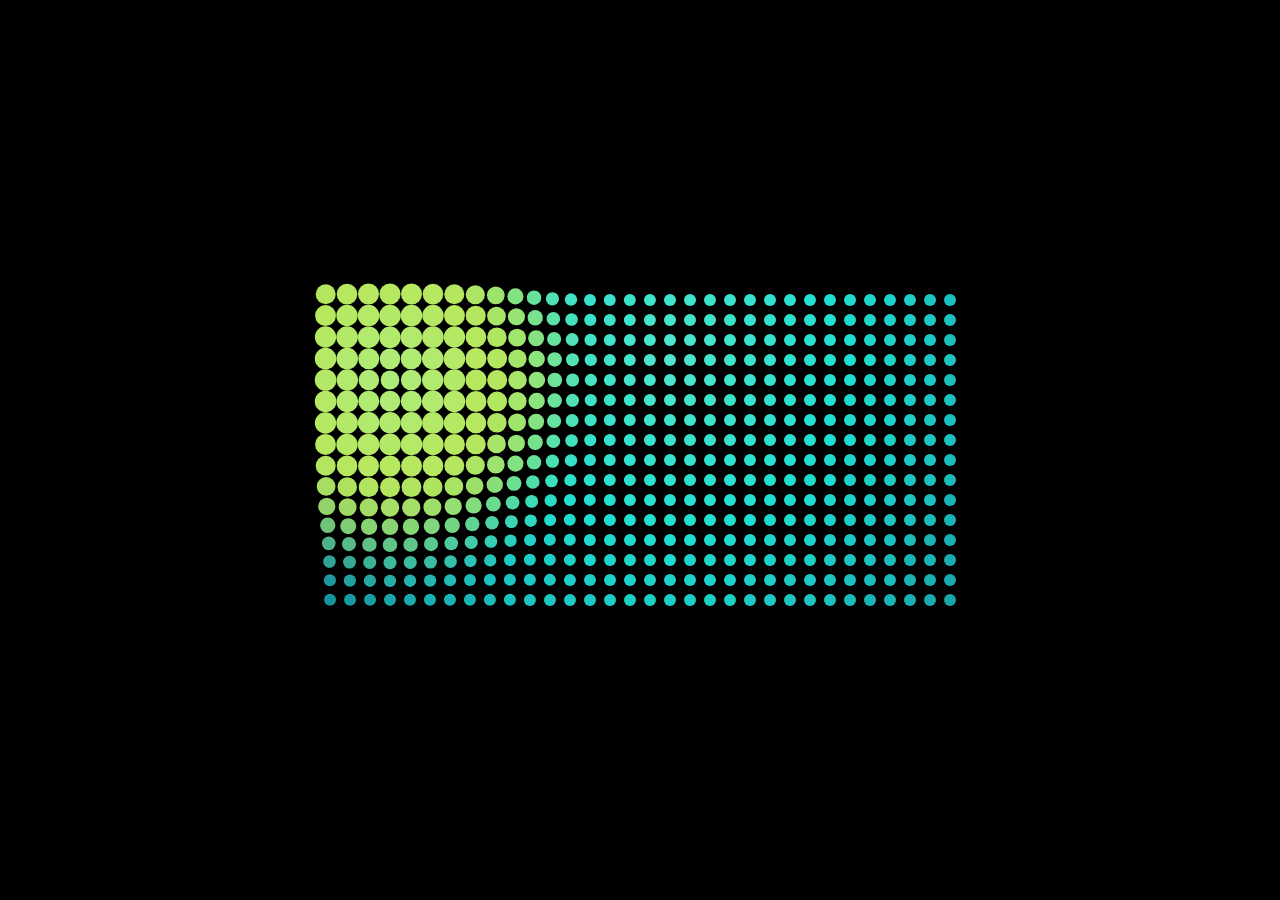
<file: libraries/anime-master/documentation/examples/advanced-staggering-2.html>
<!DOCTYPE html>
<html>
<head>
  <title>advanced staggering • anime.js</title>
  <meta charset="utf-8">
  <meta name="viewport" content="width=device-width, initial-scale=1, maximum-scale=1">
  <meta property="og:title" content="anime.js">
  <meta property="og:url" content="https://animejs.com">
  <meta property="og:description" content="Javascript Animation Engine">
  <meta property="og:image" content="https://animejs.com/documentation/assets/img/icons/og.png">
  <meta name="twitter:card" content="summary">
  <meta name="twitter:title" content="anime.js">
  <meta name="twitter:site" content="@juliangarnier">
  <meta name="twitter:description" content="Javascript Animation Engine">
  <meta name="twitter:image" content="https://animejs.com/documentation/assets/img/icons/twitter.png">
  <link rel="apple-touch-icon-precomposed" href="../assets/img/social-media-image.png">
  <link rel="icon" type="image/png" href="../assets/img/favicon.png" >
  <link href="../assets/css/animejs.css" rel="stylesheet">
  <link href="../assets/css/documentation.css" rel="stylesheet">
  <style>

    :root {
      font-size: 20px;
    }

    body {
      display: flex;
      flex-wrap: wrap;
      justify-content: center;
      align-items: center;
      height: 100vh;
      background-color: #000;
    }

    .stagger-visualizer {
      display: flex;
      flex-wrap: wrap;
      justify-content: center;
      align-items: center;
      position: relative;
      width: 32rem;
      height: 16rem;
    }

    .dots-wrapper {
      position: absolute;
      display: flex;
      flex-wrap: wrap;
      justify-content: center;
      align-items: center;
      width: 100%;
      height: 100%;
    }

    .stagger-visualizer .dot {
      position: relative;
      width: calc(1rem - 8px);
      height: calc(1rem - 8px);
      margin: 4px;
      border-radius: 50%;
      background-color: currentColor;
    }

  </style>
</head>
<body>

  <div class="stagger-visualizer">
    <div class="dots-wrapper"></div>
  </div>

</body>
<script type="module">

  import anime from '../../src/index.js';

  var advancedStaggeringAnimation = (function() {

    var staggerVisualizerEl = document.querySelector('.stagger-visualizer');
    var dotsWrapperEl = staggerVisualizerEl.querySelector('.dots-wrapper');
    var dotsFragment = document.createDocumentFragment();
    var grid = [32, 16];
    var cellSize = 1;
    var numberOfElements = grid[0] * grid[1];
    var animation;
    var paused = true;

    for (var i = 0; i < numberOfElements; i++) {
      var dotEl = document.createElement('div');
      dotEl.classList.add('dot');
      dotsFragment.appendChild(dotEl);
    }

    dotsWrapperEl.appendChild(dotsFragment);

    var index = anime.random(0, numberOfElements-1);
    var nextIndex = 0;

    function play() {

      paused = false;
      if (animation) animation.pause();

      nextIndex = anime.random(0, numberOfElements-1);

      var saturation = 75;

      var colorStart = anime.random(0, 256);
      var colorEnd = anime.random(0, 256);
      var colorRangeValue = [colorStart, colorEnd];
      var luminosityStart = anime.random(60, 80);
      var luminosityEnd = anime.random(20, 40);
      var luminosityRangeValue = [luminosityStart, luminosityEnd];

      function staggeredGridColors(el, i, total) {
        var hue = Math.round(anime.stagger(colorRangeValue, {grid: grid, from: index})(el, i, total));
        var luminosity = Math.round(anime.stagger(luminosityRangeValue, {grid: grid, from: index})(el, i, total));
        return 'hsl(' + hue + ', ' + saturation + '%, ' + luminosity + '%)';
      }

      animation = anime({
        targets: '.stagger-visualizer .dot',
        keyframes: [
          {
            zIndex: function(el, i, total) {
              return Math.round(anime.stagger([numberOfElements, 0], {grid: grid, from: index})(el, i, total));
            },
            translateX: anime.stagger('-.001rem', {grid: grid, from: index, axis: 'x'}),
            translateY: anime.stagger('-.001rem', {grid: grid, from: index, axis: 'y'}),
            duration: 200
          }, {
            translateX: anime.stagger('.075rem', {grid: grid, from: index, axis: 'x'}),
            translateY: anime.stagger('.075rem', {grid: grid, from: index, axis: 'y'}),
            scale: anime.stagger([2, .2], {grid: grid, from: index}),
            backgroundColor: staggeredGridColors,
            duration: 450
          }, {
            translateX: 0,
            translateY: 0,
            scale: 1,
            duration: 500,
          }
        ],
        delay: anime.stagger(60, {grid: grid, from: index}),
        easing: 'easeInOutQuad',
        complete: play
      }, 30)

      index = nextIndex;

    }

    play();

  })();

</script>
</html>
</file>
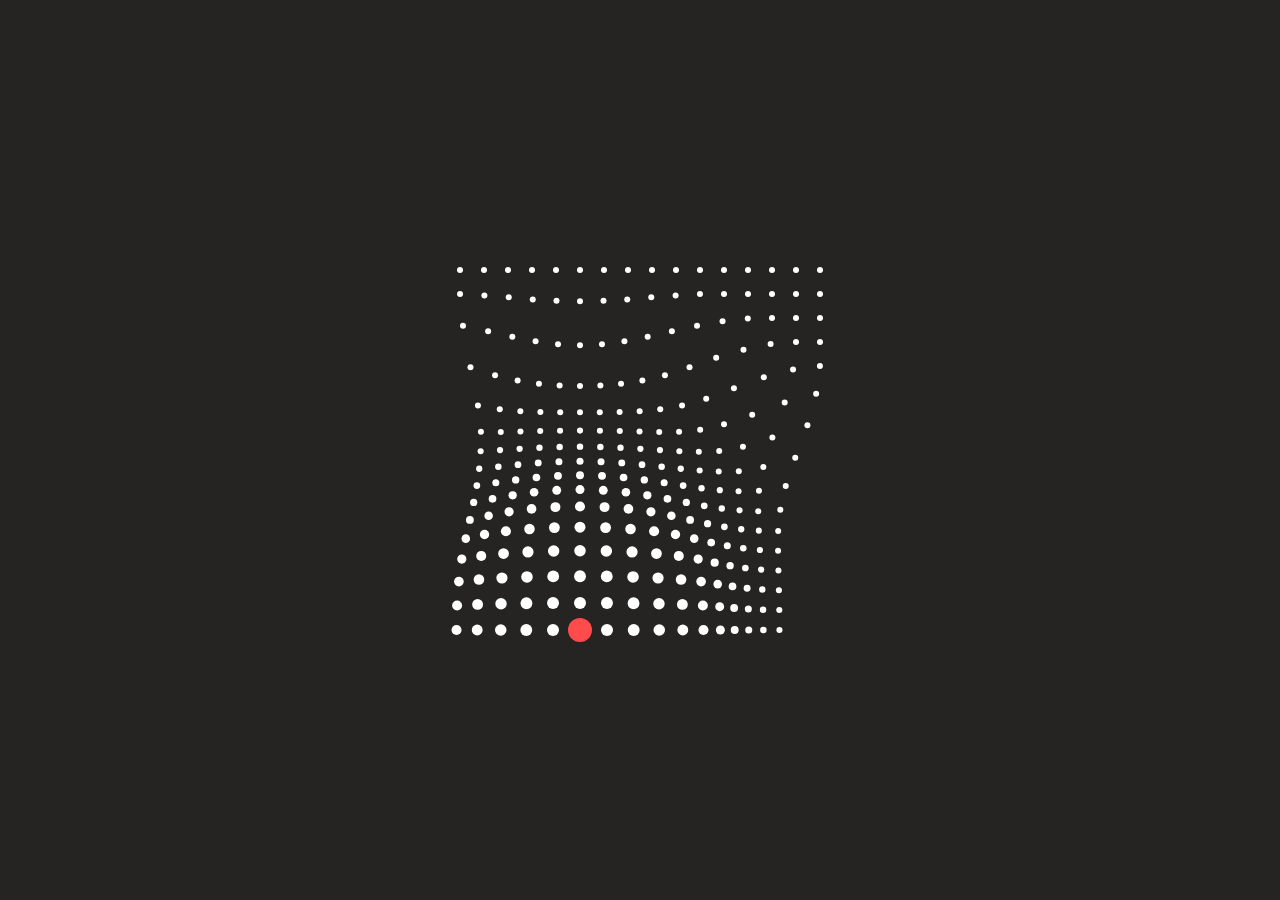
<file: libraries/anime-master/documentation/examples/advanced-staggering.html>
<!DOCTYPE html>
<html>
<head>
  <title>advanced staggering • anime.js</title>
  <meta charset="utf-8">
  <meta name="viewport" content="width=device-width, initial-scale=1, maximum-scale=1">
  <meta property="og:title" content="anime.js">
  <meta property="og:url" content="https://animejs.com">
  <meta property="og:description" content="Javascript Animation Engine">
  <meta property="og:image" content="https://animejs.com/documentation/assets/img/icons/og.png">
  <meta name="twitter:card" content="summary">
  <meta name="twitter:title" content="anime.js">
  <meta name="twitter:site" content="@juliangarnier">
  <meta name="twitter:description" content="Javascript Animation Engine">
  <meta name="twitter:image" content="https://animejs.com/documentation/assets/img/icons/twitter.png">
  <link rel="apple-touch-icon-precomposed" href="../assets/img/social-media-image.png">
  <link rel="icon" type="image/png" href="../assets/img/favicon.png" >
  <link href="../assets/css/animejs.css" rel="stylesheet">
  <link href="../assets/css/documentation.css" rel="stylesheet">
  <style>

    :root {
      font-size: 24px;
    }

    body {
      display: flex;
      flex-wrap: wrap;
      justify-content: center;
      align-items: center;
      height: 100vh;
    }

    .stagger-visualizer {
      position: relative;
      display: flex;
      flex-wrap: wrap;
      justify-content: center;
      align-items: center;
      width: 16rem;
      height: 16rem;
    }

    .stagger-visualizer .dot {
      position: relative;
      width: .25rem;
      height: .25rem;
      margin: .375rem;
      background-color: currentColor;
      border-radius: 50%;
    }

    .stagger-visualizer .cursor {
      position: absolute;
      z-index: 1;
      top: 0;
      left: 0;
      width: 1rem;
      height: 1rem;
      background-color: currentColor;
      border-radius: 50%;
    }

  </style>
</head>
<body>

  <div class="stagger-visualizer">
    <div class="cursor color-red"></div>
  </div>

</body>
<script type="module">

  import anime from '../../src/index.js';

  const staggerVisualizerEl = document.querySelector('.stagger-visualizer');
  const fragment = document.createDocumentFragment();
  const numberOfElements = 16*16;
  var animation;

  for (let i = 0; i < numberOfElements; i++) {
    const dotEl = document.createElement('div');
    dotEl.classList.add('dot');
    fragment.appendChild(dotEl);
  }

  staggerVisualizerEl.appendChild(fragment);

  let index = anime.random(0, numberOfElements);
  let nextIndex = 0;

  function animateGrid() {

    if (animation) animation.pause();

    nextIndex = anime.random(0, numberOfElements);

    anime.set('.cursor', {
      translateX: anime.stagger('-1rem', {grid: [16, 16], from: index, axis: 'x'}),
      translateY: anime.stagger('-1rem', {grid: [16, 16], from: index, axis: 'y'})
    });

    animation = anime.timeline({
      easing: 'easeInOutQuad',
      complete: animateGrid
    })
    .add({
      targets: '.cursor',
      keyframes: [
        { scale: .625 }, 
        { scale: 1.125 },
        { scale: 1 }
      ],
      duration: 600
    })
    .add({
      targets: '.dot',
      keyframes: [
        {
          translateX: anime.stagger('-.175rem', {grid: [16, 16], from: index, axis: 'x'}),
          translateY: anime.stagger('-.175rem', {grid: [16, 16], from: index, axis: 'y'}),
          duration: 200
        }, {
          translateX: anime.stagger('.125rem', {grid: [16, 16], from: index, axis: 'x'}),
          translateY: anime.stagger('.125rem', {grid: [16, 16], from: index, axis: 'y'}),
          scale: 2,
          duration: 500
        }, {
          translateX: 0,
          translateY: 0,
          scale: 1,
          duration: 600,
        }
      ],
      delay: anime.stagger(50, {grid: [16, 16], from: index})
    }, '-=600')
    .add({
      targets: '.cursor',
      translateX: { value: anime.stagger('-1rem', {grid: [16, 16], from: nextIndex, axis: 'x'}), duration: anime.random(400, 1200) },
      translateY: { value: anime.stagger('-1rem', {grid: [16, 16], from: nextIndex, axis: 'y'}), duration: anime.random(400, 1200) },
      easing: 'easeOutSine'
    }, '-=1100')

    index = nextIndex;

  }

  animateGrid();

</script>
</html>
</file>
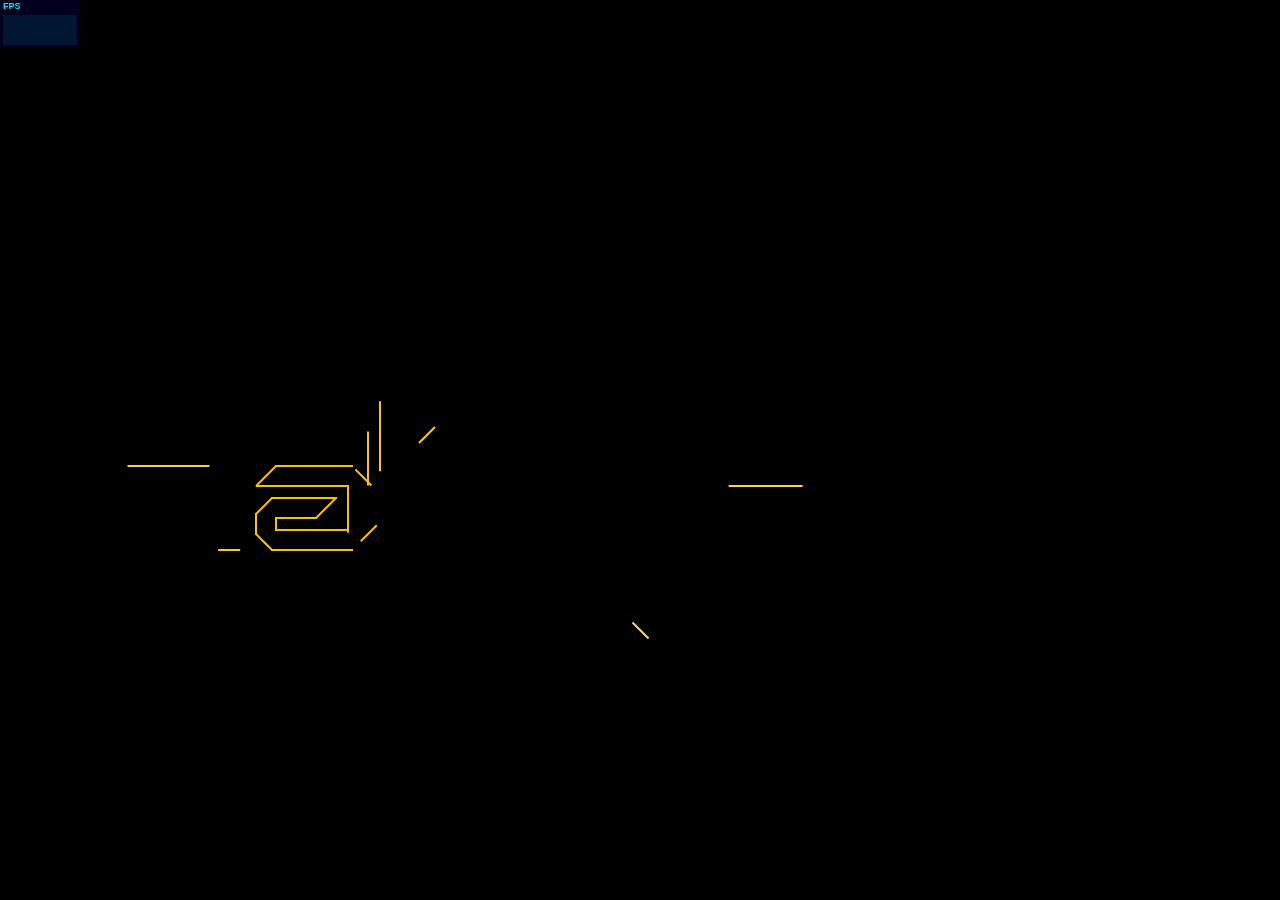
<file: libraries/anime-master/documentation/examples/animejs-mgs-logo-animation.html>
<!DOCTYPE html>
<html>
<head>
  <title>Anime MGS logo animation | anime.js</title>
  <meta charset="utf-8">
  <meta name="viewport" content="width=device-width, initial-scale=1, maximum-scale=1">
  <meta property="og:title" content="anime.js">
  <meta property="og:url" content="https://animejs.com">
  <meta property="og:description" content="Javascript Animation Engine">
  <meta property="og:image" content="https://animejs.com/documentation/assets/img/icons/og.png">
  <meta name="twitter:card" content="summary">
  <meta name="twitter:title" content="anime.js">
  <meta name="twitter:site" content="@juliangarnier">
  <meta name="twitter:description" content="Javascript Animation Engine">
  <meta name="twitter:image" content="https://animejs.com/documentation/assets/img/icons/twitter.png">
  <link rel="apple-touch-icon-precomposed" href="../assets/img/social-media-image.png">
  <link rel="icon" type="image/png" href="../assets/img/favicon.png">
  <link href="../assets/css/animejs.css" rel="stylesheet">
  <link href="../assets/css/documentation.css" rel="stylesheet">
  <script src="../../lib/anime.min.js"></script>
  <!-- <script src="../assets/js/anime/anime.2.2.0.js"></script> -->
  <style>

    html,
    body {
      background-color: black;
    }

    section {
      position: absolute;
      width: 100%;
      height: 100%;
      display: flex;
      justify-content: center;
    }

    .mgs-logo { margin: auto; }
    .vert { transform-origin: center bottom; }
    .hori { transform-origin: 0% 50%; }
    .diag-left { transform-origin: 100% 100%; }
    .diag-right { transform-origin: 100% 0%; }

    .stripes path,
    .text-fills path,
    .katakana path,
    .line {
      opacity: 0
    }

  </style>
</head>
<body>
  <section>
    <svg class="mgs-logo" width="100%" height="448" viewBox="0 0 1024 448">
      <g class="stripes" transform="translate(321.000000, 160.000000)" fill="#FFF">
        <path d="M8,20 L12,16 L92,16 L88,20 L8,20 L8,20 L8,20 L8,20 Z" class="stripe stripe-left"></path>
        <path d="M4,24 L0,28 L80,28 L84,24 L4,24 L4,24 L4,24 L4,24 Z" class="stripe stripe-left"></path>
        <path d="M16,12 L20,8 L100,8 L96,12 L16,12 L16,12 L16,12 L16,12 Z" class="stripe stripe-left"></path>
        <path d="M24,4 L28,0 L108,7.10542736e-15 L104,4 L24,4 L24,4 L24,4 L24,4 Z" class="stripe stripe-left"></path>
      </g>
      <g class="stripes" transform="translate(592.000000, 160.000000)" fill="#FFF">
        <path d="M8,20 L12,16 L92,16 L88,20 L8,20 L8,20 L8,20 L8,20 Z" class="stripe stripe-right"></path>
        <path d="M4,24 L0,28 L80,28 L84,24 L4,24 L4,24 L4,24 L4,24 Z" class="stripe stripe-right"></path>
        <path d="M16,12 L20,8 L100,8 L96,12 L16,12 L16,12 L16,12 L16,12 Z" class="stripe stripe-right"></path>
        <path d="M24,4 L28,0 L108,7.10542736e-15 L104,4 L24,4 L24,4 L24,4 L24,4 Z" class="stripe stripe-right"></path>
      </g>
      <g class="katakana" transform="translate(202.000000, 128.000000)" fill="#FFF">
        <path d="M55,33 L56,32 L136,32 L135,33 L55,33 Z" data-d="M0,92 L60,32 L140,32 L80,92 L0,92 Z"></path>
        <path d="M28,28 L29,28 L1,0 L0,0 L28,28 Z" data-d="M32,28 L230,28 L202,0 L4,0 L32,28 Z"></path>
        <path d="M232,28 L204,0 L205,0 L233,28 L232,28 Z" data-d="M236,28 L208,0 L388,0 L416,28 L236,28 Z"></path>
        <path d="M169,92 L197,64 L199,64 L171,92 L169,92 Z" data-d="M173,92 L201,64 L381,64 L353,92 L173,92 Z"></path>
        <path d="M435,92 L355,92 L356,91 L436,91 L435,92 Z" data-d="M439,92 L359,92 L387,64 L467,64 L439,92 Z"></path>
        <path d="M497,28 L498,28 L470,0 L469,0 L497,28 Z" data-d="M422,28 L502,28 L474,0 L394,0 L422,28 Z"></path>
        <path d="M476,65 L556,65 L555,64 L475,64 L476,65 Z" data-d="M507,92 L587,92 L559,64 L479,64 L507,92 Z"></path>
        <path d="M554,59 L553,60 L473,60 L474,59 L554,59 Z" data-d="M617,0 L557,60 L477,60 L537,0 L617,0 Z"></path>
      </g>
      <g class="text-fills" transform="translate(128.000000, 240.000000)" fill="#FFF">
        <path d="M0,48 L0,68 L16,84 L96,84 L112,68 L112,16 L96,0 L20,0 L0,20 L92,20 L92,64 L20,64 L20,52 L60,52 L80,32 L16,32 L0,48 Z" id="a"></path>
        <path d="M216,84 L236,84 L236,16 L220,0 L140,0 L124,16 L124,84 L144,84 L144,20 L216,20 L216,84 L216,84 Z" id="n"></path>
        <path d="M248,0 L268,0 L268,84 L248,84 L248,0 Z" id="i"></path>
        <path d="M300,20 L300,84 L280,84 L280,16 L296,0 L408,0 L424,16 L424,84 L404,84 L404,20 L362,20 L362,84 L342,84 L342,20 L300,20 Z" id="m"></path>
        <path d="M548,36 L548,16 L532,2.55795385e-13 L452,2.4158453e-13 L436,16 L436,68 L452,84 L528,84 L548,64 L456,64 L456,20 L528,20 L528,32 L488,32 L468,52 L532,52 L548,36 L548,36 Z" id="e"></path>
        <path d="M562,64 L582,84 L626,84 L642,68 L642,0 L622,0 L622,64 L562,64 Z" id="j"></path>
        <path d="M674,20 L766,20 L746,0 L670,0 L654,16 L654,36 L670,52 L746,52 L746,64 L654,64 L674,84 L750,84 L766,68 L766,48 L750,32 L674,32 L674,20 Z" id="s"></path>
      </g>
      <g stroke="#FFF" stroke-width="2" fill="none" fill-rule="evenodd">
        <path d="M148,292 L148,304" class="line vert" stroke-linecap="square"></path>
        <path d="M128,288 L128,308" class="line vert" stroke-linecap="square"></path>
        <path d="M148,240 L128,260" class="line diag-right"></path>
        <path d="M128,308 L144,324" class="line diag-left"></path>
        <path d="M144,272 L128,288" class="line diag-right"></path>
        <path d="M148,240 L224,240" class="line hori" stroke-linecap="square"></path>
        <path d="M144,272 L208,272" class="line hori" stroke-linecap="square"></path>
        <path d="M148,292 L188,292" class="line hori" stroke-linecap="square"></path>
        <path d="M148,304 L220,304" class="line hori" stroke-linecap="square"></path>
        <path d="M144,324 L224,324" class="line hori" stroke-linecap="square"></path>
        <path d="M129,260 L220,260" class="line hori" stroke-linecap="square"></path>
        <path d="M208,272 L188,292" class="line diag-right"></path>
        <path d="M220,260 L220,304" class="line vert" stroke-linecap="square"></path>
        <path d="M224,240 L240,256" class="line diag-left"></path>
        <path d="M240,308 L224,324" class="line diag-right"></path>
        <path d="M240,256 L240,308" class="line vert" stroke-linecap="square"></path>
        <path d="M252,256 L252,324" class="line vert" stroke-linecap="square"></path>
        <path d="M268,240 L252,256" class="line diag-right"></path>
        <path d="M252,324 L272,324" class="line hori" stroke-linecap="square"></path>
        <path d="M272,260 L272,324" class="line vert" stroke-linecap="square"></path>
        <path d="M268,240 L348,240" class="line hori" stroke-linecap="square"></path>
        <path d="M272,260 L344,260" class="line hori" stroke-linecap="square"></path>
        <path d="M344,260 L344,324" class="line vert" stroke-linecap="square"></path>
        <path d="M348,240 L364,256" class="line diag-left"></path>
        <path d="M344,324 L364,324" class="line hori" stroke-linecap="square"></path>
        <path d="M364,256 L364,324" class="line vert" stroke-linecap="square"></path>
        <path d="M376,240 L376,324" class="line vert" stroke-linecap="square"></path>
        <path d="M376,324 L396,324" class="line hori" stroke-linecap="square"></path>
        <path d="M376,240 L396,240" class="line hori" stroke-linecap="square"></path>
        <path d="M396,240 L396,324" class="line vert" stroke-linecap="square"></path>
        <path d="M408,256 L408,324" class="line vert" stroke-linecap="square"></path>
        <path d="M424,240 L408,256" class="line diag-right"></path>
        <path d="M408,324 L428,324" class="line hori" stroke-linecap="square"></path>
        <path d="M428,261 L428,323" class="line vert" stroke-linecap="square"></path>
        <path d="M424,240 L536,240" class="line hori" stroke-linecap="square"></path>
        <path d="M428,260 L470,260" class="line hori" stroke-linecap="square"></path>
        <path d="M470,261 L470,323" class="line vert" stroke-linecap="square"></path>
        <path d="M470,324 L490,324" class="line hori" stroke-linecap="square"></path>
        <path d="M490,261 L490,323" class="line vert" stroke-linecap="square"></path>
        <path d="M490,260 L532,260" class="line hori" stroke-linecap="square"></path>
        <path d="M532,261 L532,323" class="line vert" stroke-linecap="square"></path>
        <path d="M536,240 L552,256" class="line diag-left"></path>
        <path d="M532,324 L552,324" class="line hori" stroke-linecap="square"></path>
        <path d="M552,256 L552,324" class="line vert" stroke-linecap="square"></path>
        <path d="M564,256 L564,308" class="line vert" stroke-linecap="square"></path>
        <path d="M564,308 L580,324" class="line diag-left"></path>
        <path d="M580,240 L564,256" class="line diag-right"></path>
        <path d="M584,260 L584,304" class="line vert" stroke-linecap="square"></path>
        <path d="M616,272 L596,292" class="line diag-right"></path>
        <path d="M580,240 L660,240" class="line hori" stroke-linecap="square"></path>
        <path d="M584,260 L656,260" class="line hori" stroke-linecap="square"></path>
        <path d="M580,324 L656,324" class="line hori" stroke-linecap="square"></path>
        <path d="M596,292 L660,292" class="line hori" stroke-linecap="square"></path>
        <path d="M616,272 L656,272" class="line hori" stroke-linecap="square"></path>
        <path d="M656,260 L656,272" class="line vert" stroke-linecap="square"></path>
        <path d="M660,240 L676,256" class="line diag-left"></path>
        <path d="M676,304 L656,324" class="line diag-right"></path>
        <path d="M676,276 L660,292" class="line diag-right"></path>
        <path d="M584,304 L676,304" class="line hori" stroke-linecap="square"></path>
        <path d="M676,256 L676,276" class="line vert" stroke-linecap="square"></path>
        <path d="M690,304 L710,324" class="line diag-left"></path>
        <path d="M690,304 L750,304" class="line hori" stroke-linecap="square"></path>
        <path d="M710,324 L754,324" class="line hori" stroke-linecap="square"></path>
        <path d="M750,240 L750,304" class="line vert" stroke-linecap="square"></path>
        <path d="M770,308 L754,324" class="line diag-right"></path>
        <path d="M750,240 L770,240" class="line hori" stroke-linecap="square"></path>
        <path d="M770,240 L770,308" class="line vert" stroke-linecap="square"></path>
        <path d="M782,256 L782,276" class="line vert" stroke-linecap="square"></path>
        <path d="M782,276 L798,292" class="line diag-left"></path>
        <path d="M782,304 L802,324" class="line diag-left"></path>
        <path d="M798,240 L782,256" class="line diag-right"></path>
        <path d="M802,260 L802,272" class="line vert" stroke-linecap="square"></path>
        <path d="M798,240 L874,240" class="line hori" stroke-linecap="square"></path>
        <path d="M802,272 L878,272" class="line hori" stroke-linecap="square"></path>
        <path d="M802,324 L878,324" class="line hori" stroke-linecap="square"></path>
        <path d="M798,292 L874,292" class="line hori" stroke-linecap="square"></path>
        <path d="M782,304 L874,304" class="line hori" stroke-linecap="square"></path>
        <path d="M874,292 L874,304" class="line vert" stroke-linecap="square"></path>
        <path d="M878,272 L894,288" class="line diag-left"></path>
        <path d="M874,240 L894,260" class="line diag-left"></path>
        <path d="M894,308 L878,324" class="line diag-right"></path>
        <path d="M802,260 L894,260" class="line hori" stroke-linecap="square"></path>
        <path d="M894,288 L894,308" class="line vert" stroke-linecap="square"></path>
      </g>
    </svg>
  </section>
  <script>

  var logoAnimation = anime.timeline({
    direction: 'alternate',
    loop: true
  });

  logoAnimation
  .add({
      targets: '.stripes path',
      translateX: [-1000, 0],
      opacity: {
        value: 1,
        duration: 100
      },
      fill: '#F9C100',
      delay: (el, i) => 2200 + (i * 75),
      duration: 400,
      easing: 'easeOutExpo',
    }, 0)
  .add({
      targets: '.katakana path',
      d: (el) => el.getAttribute('data-d'),
      opacity: {
        value: [0, 1],
        duration: 100
      },
      fill: '#F9C100',
      delay: (el, i) => 2400 + (i * 120),
      duration: 1200,
      easing: 'easeOutCirc',
    }, 0)
    .add({
      targets: '.text-fills path',
      opacity: [0, 1],
      fill: '#F9C100',
      easing: 'easeOutExpo',
      duration: 200,
      delay: (t, i) => 3300 + (anime.random(0, 450)),
    }, 0)
    .add({
      targets: '.line',
      translateX: (target) => {
        let x = 1200;
        let translate;
        if (target.classList.contains('hori')) translate = anime.random(0, 1) ? x : -x;
        if (target.classList.contains('diag-right') || target.classList.contains('diag-left')) translate =  x / 3;
        return [translate, 0];
      },
      translateY: (target) => {
        let y = 1200;
        let translate;
        if (target.classList.contains('vert')) translate = anime.random(0, 1) ? y : -y;
        if (target.classList.contains('diag-right')) translate =  -y / 3;
        if (target.classList.contains('diag-left')) translate =  y / 3;
        return [translate, 0];
      },
      stroke: '#F9C100',
      opacity: {
        value: [0, 1],
        duration: 100,
      },
      delay: (t, i) => (i * 25),
      duration: 500,
      easing: 'easeOutSine',
    }, 0);

  </script>
  <script src="../assets/js/vendors/stats.min.js"></script>
</body>
</html>
</file>
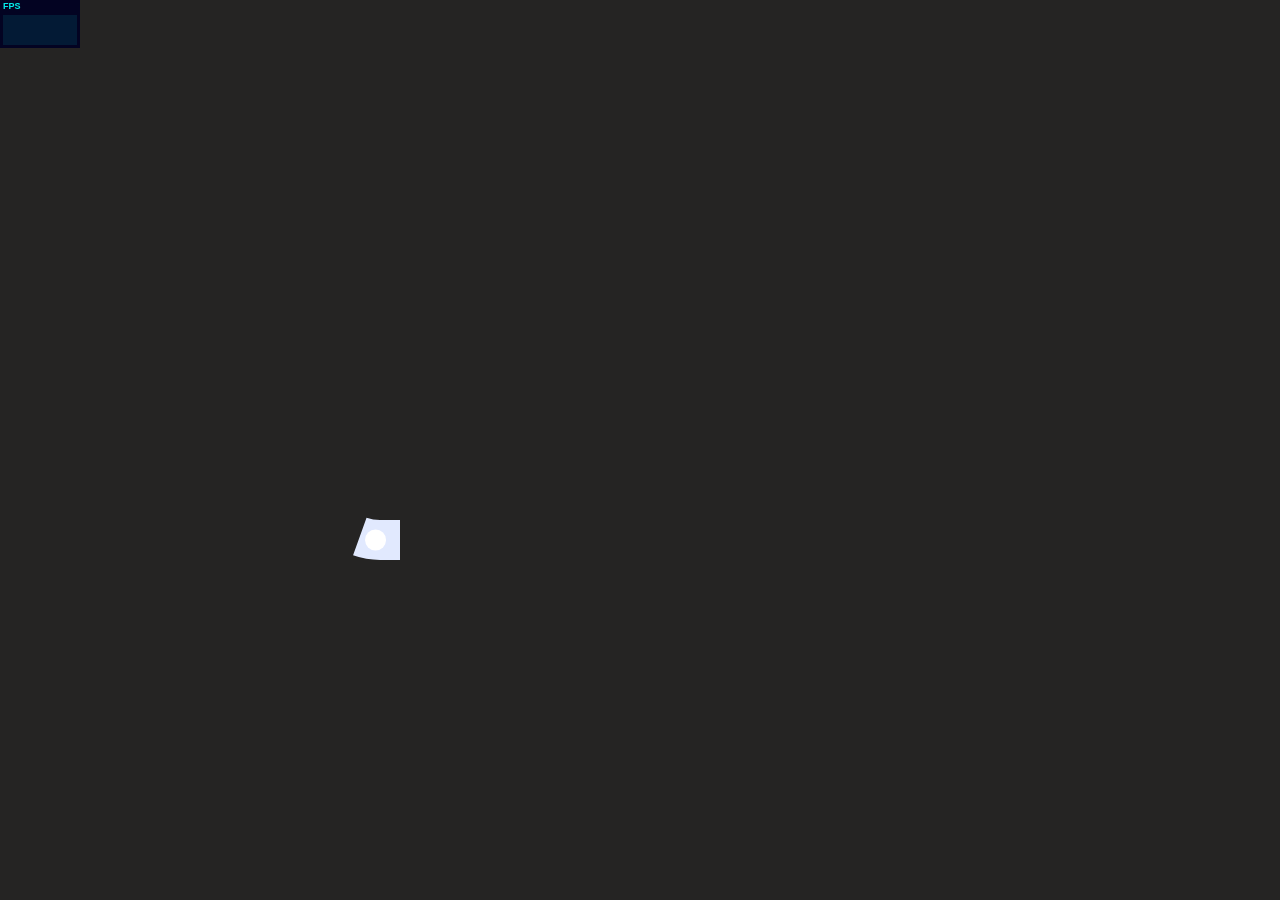
<file: libraries/anime-master/documentation/examples/animejs-v2-logo-animation.html>
<!DOCTYPE html>
<html>
<head>
  <title>Anime logo animation | anime.js</title>
  <meta charset="utf-8">
  <meta name="viewport" content="width=device-width, initial-scale=1, maximum-scale=1">
  <meta property="og:title" content="anime.js">
  <meta property="og:url" content="https://animejs.com">
  <meta property="og:description" content="Javascript Animation Engine">
  <meta property="og:image" content="https://animejs.com/documentation/assets/img/icons/og.png">
  <meta name="twitter:card" content="summary">
  <meta name="twitter:title" content="anime.js">
  <meta name="twitter:site" content="@juliangarnier">
  <meta name="twitter:description" content="Javascript Animation Engine">
  <meta name="twitter:image" content="https://animejs.com/documentation/assets/img/icons/twitter.png">
  <link rel="apple-touch-icon-precomposed" href="../assets/img/social-media-image.png">
  <link rel="icon" type="image/png" href="../assets/img/favicon.png">
  <link href="../assets/css/animejs.css" rel="stylesheet">
  <link href="../assets/css/documentation.css" rel="stylesheet">
  <script src="../../lib/anime.min.js"></script>
  <!-- <script src="../assets/js/anime/anime.2.2.0.js"></script> -->
  <style>
    body {
      opacity: 0;
      display: flex;
      flex-direction: column;
      justify-content: center;
    }
    body.ready {
      opacity: 1;
    }
    .logo-animation {
      display: flex;
      align-items: center;
      justify-content: center;
      width: 100%;
      margin-top: -40px;
    }
    .letters {
      position: relative;
      display: flex;
      width: 682px;
      height: 162px;
    }
    .letter {
      position: relative;
      width: 162px;
      height: 162px;
    }
    .letter:not(:first-child) {
      margin-left: -42px;
    }
    .letter-i {
      z-index: 1;
      width: 82px;
      transform-origin: 100% 50%;
    }
    .dot {
      position: absolute;
      width: 42px;
      height: 42px;
      transform: scale(0);
    }
    .dot-i {
      top: 0;
      left: 240px;
    }
    .dot-e {
      bottom: 0;
      right: 0;
    }
    .logo-icon {
      display: flex;
      position: absolute;
      left: 230px;
      top: -10px;
      width: 222px;
      height: 62px;
    }
    .icon {
      width: 62px;
      height: 62px;
      opacity: 0;
    }
    .icon-text {
      position: absolute;
      top: 60px;
      left: 60px;
      width: 160px;
      height: 62px;
    }
    .icon-text path,
    .icon-text polygon {
      opacity: 0;
    }
  </style>
</head>
<body>
  <div class="logo-animation">
    <div class="letters">
      <div class="letter letter-a">
        <svg viewBox="0 0 162 162">
          <g fill="none" fill-rule="evenodd" stroke="#5E89FB">
            <path class="fill in" stroke-width="40" d="M101 141H81a60 60 0 1 1 0-120c33.14 0 59 26.86 60 60v80"/>
            <path class="fill out" stroke-width="40" d="M141 161V81c-1-33.14-26.86-60-60-60a60 60 0 1 0 0 120h20"/>
            <path class="line out" stroke-width="2" d="M121 161V81.33C120.18 58.59 102.7 41 81 41a40 40 0 1 0 0 80h20v40H81A80 80 0 1 1 81 1c43.8 0 78.66 35.27 80 79.7V161h-40z"/>
          </g>
        </svg>
      </div>
      <div class="letter letter-n">
        <svg viewBox="0 0 162 162">
          <g fill="none" fill-rule="evenodd" stroke="#FB155A">
            <path class="fill in" stroke-width="40" d="M21 161V1"/>
            <path class="fill out" stroke-width="40" d="M21 1v160"/>
            <path class="fill in" stroke-width="40" d="M21 161V81c1-33.14 26.86-60 60-60a60 60 0 0 1 60 60v80"/>
            <path class="fill out" stroke-width="40" d="M141 161V81a60 60 0 0 0-60-60c-33.14 0-59 26.86-60 60v80"/>
            <path class="line out" stroke-width="2" d="M41 161V1H1v160h40z"/>
            <path class="line out" stroke-width="2" d="M1 161V80.4C2.35 36.27 37.2 1 81 1a80 80 0 0 1 80 80v80h-40V81a40 40 0 0 0-40-40c-21.7 0-39.18 17.59-40 40.33V161H1z"/>
          </g>
        </svg>
      </div>
      <div class="letter letter-i">
        <svg viewBox="0 0 82 162">
          <g fill="none" fill-rule="evenodd" stroke="#18FF92">
            <path class="fill in" stroke-width="40" d="M21 61v20a60 60 0 0 0 60 60"/>
            <path class="fill out" stroke-width="40" d="M81 141a60 60 0 0 1-60-60V61"/>
            <path class="line out" stroke-width="2" d="M81 121a40 40 0 0 1-40-40V61H1v20a80 80 0 0 0 80 80v-40z"/>
          </g>
        </svg>
      </div>
      <div class="letter letter-m-1">
        <svg viewBox="0 0 162 162">
          <g fill="none" fill-rule="evenodd" stroke="#5E89FB">
            <path class="fill in" stroke-width="40" d="M21 161V1"/>
            <path class="fill out" stroke-width="40" d="M21 1v160"/>
            <path class="fill in" stroke-width="40" d="M21 161V81c1-33.14 26.86-60 60-60a60 60 0 0 1 60 60v80"/>
            <path class="fill out" stroke-width="40" d="M141 161V81a60 60 0 0 0-60-60c-33.14 0-59 26.86-60 60v80"/>
            <path class="line out" stroke-width="2" d="M41 161V1H1v160h40z"/>
            <path class="line out" stroke-width="2" d="M1 161V80.4C2.35 36.27 37.2 1 81 1a80 80 0 0 1 80 80v80h-40V81a40 40 0 0 0-40-40c-21.7 0-39.18 17.59-40 40.33V161H1z"/>
          </g>
        </svg>
      </div>
      <div class="letter letter-m-2">
        <svg viewBox="0 0 162 162">
          <g fill="none" fill-rule="evenodd" stroke="#FB155A">
            <path class="fill in" stroke-width="40" d="M21 161V81c1-33.14 26.86-60 60-60a60 60 0 0 1 60 60v80"/>
            <path class="fill out" stroke-width="40" d="M141 161V81a60 60 0 0 0-60-60c-33.14 0-59 26.86-60 60v80"/>
            <path class="line out" stroke-width="2" d="M1 161V80.4C2.35 36.27 37.2 1 81 1a80 80 0 0 1 80 80v80h-40V81a40 40 0 0 0-40-40c-21.7 0-39.18 17.59-40 40.33V161H1z"/>
          </g>
        </svg>
      </div>
      <div class="letter letter-e">
        <svg viewBox="0 0 162 162">
          <g fill="none" fill-rule="evenodd" stroke="#18FF92">
            <path class="fill in" stroke-width="40" d="M81 101h60V81c-1-33.14-26.86-60-60-60a60 60 0 1 0 0 120"/>
            <path class="fill out" stroke-width="40" d="M81 141a60 60 0 1 1 0-120c33.14 0 59 26.86 60 60v20H81"/>
            <path class="line out" stroke-width="2" d="M81 81v40h80V80.7C159.66 36.27 124.8 1 81 1a80 80 0 1 0 0 160v-40a40 40 0 1 1 0-80c21.6 0 39.01 17.42 39.99 40H81z"/>
          </g>
        </svg>
      </div>
      <div class="logo-icon">
        <div class="icon">
          <svg viewBox="0 0 62 62">
            <g fill="none" fill-rule="evenodd" stroke-width="2" transform="translate(1 1)">
              <path class="icon-curve" stroke="#FF1554" d="M0 16a80.88 80.88 0 0 1 44 44"/>
              <path class="icon-line" stroke="#5E89FB" d="M4 0h54a2 2 0 0 1 2 2.01V58A2 2 0 0 1 58 60H2a2 2 0 0 1-2-2.01V2A2 2 0 0 1 2 0h2z"/>
              <rect width="40" height="40" x="10" y="10" stroke="#18FF92" rx="20"/>
            </g>
          </svg>
        </div>
        <div class="icon-text">
          <svg viewBox="0 0 160 62">
            <g fill="#FBF3FB" fill-rule="evenodd">
              <path d="M27.33 18h1.73l10.15 25.7h-1.69l-3.24-8.24H21.97l-3.28 8.24H17L27.33 18zm6.45 16.1l-5.51-14.55h-.07l-5.73 14.54h11.3z"/>
              <polygon points="51.334 18 53.314 18 69.55 41.58 69.622 41.58 69.622 18 71.206 18 71.206 43.704 69.334 43.704 52.99 19.944 52.918 19.944 52.918 43.704 51.334 43.704"/>
              <polygon points="86.027 18 87.611 18 87.611 43.704 86.027 43.704"/>
              <polygon points="102.433 18 104.701 18 114.745 41.94 114.817 41.94 124.753 18 127.021 18 127.021 43.704 125.437 43.704 125.437 19.944 125.365 19.944 115.573 43.704 113.989 43.704 104.089 19.944 104.017 19.944 104.017 43.704 102.433 43.704"/>
              <polygon points="141.843 18 159.123 18 159.123 19.368 143.427 19.368 143.427 29.664 158.187 29.664 158.187 31.032 143.427 31.032 143.427 42.336 159.303 42.336 159.303 43.704 141.843 43.704"/>
            </g>
          </svg>
        </div>
      </div>
      <div class="dot dot-i">
        <svg viewBox="0 0 42 42">
          <g fill="none" fill-rule="evenodd">
            <rect width="40" height="40" x="1" y="1" fill="#17F28C" rx="20"/>
          </g>
        </svg>
      </div>
      <div class="dot dot-e">
        <svg viewBox="0 0 42 42">
          <g fill="none" fill-rule="evenodd">
            <rect width="40" height="40" x="1" y="1" fill="#FFFFFF" rx="20"/>
          </g>
        </svg>
      </div>
    </div>
  </div>
  <script>

    var logoAnimation = (function() {

      var logoEl = document.querySelector('.logo-animation');
      var pathEls = document.querySelectorAll('.logo-animation path:not(.icon-curve)');
      var innerWidth = window.innerWidth;
      var maxWidth = 740;
      var logoScale = innerWidth <= maxWidth ? innerWidth / maxWidth : 1;
      var logoTimeline = anime.timeline({ autoplay: false, direction: 'alternate', loop: true });

      logoEl.style.transform = 'translateY(50px) scale('+logoScale+')';

      for (var i = 0; i < pathEls.length; i++) {
        var el = pathEls[i];
        el.setAttribute('stroke-dashoffset', anime.setDashoffset(el));
      }

      logoTimeline
        .add({
          targets: '.dot-e',
          translateX: [
            { value: -600, duration: 520, delay: 200, easing: 'easeInQuart' },
            { value: [-100, 0], duration: 500, delay: 1000, easing: 'easeOutQuart' }
          ],
          scale: [
            { value: [0, 1], duration: 200, easing: 'easeOutBack' },
            { value: 0, duration: 20, delay: 500, easing: 'easeInQuart' },
            { value: 1, duration: 200, delay: 1000, easing: 'easeOutQuart' },
            { value: 0, duration: 400, delay: 500, easing: 'easeInBack' }
          ]
        }, 0)
        .add({
          targets: '.dot-i',
          translateY: { value: [-200, 0], duration: 500, elasticity: 400 },
          scale: [
            { value: [0, 1], duration: 100, easing: 'easeOutQuart' },
            { value: 0, duration: 400, delay: 1400, easing: 'easeInBack' }
          ],
          delay: 1200
        }, 0)
        .add({
          targets: '.fill.in',
          strokeDashoffset: {
            value: [anime.setDashoffset, 0],
            duration: 600,
            delay: function(el, i, t) { return 700 + ( i * 100 ); },
            easing: 'easeOutQuart'
          },
          stroke: {
            value: ['#FFF', function(el) { return anime.get(el.parentNode, 'stroke') } ],
            duration: 500,
            delay: 500,
            easing: 'easeInQuad'
          },
          opacity: {
            value: 0,
            duration: 1,
            delay: function(el, i, t) { return 1900 + ( i * 80 ); },
          }
        }, 0)
        .add({
          targets: '.fill.out',
          strokeDashoffset: [
            { value: [anime.setDashoffset, anime.setDashoffset], duration: 1890 },
            {
              value: [0, anime.setDashoffset],
              duration: 800,
              delay: function(el, i) { return (i * 80); },
              easing: 'easeInQuart'
            }
          ]
        }, 0)
        .add({
          targets: '.line.out',
          strokeDashoffset: {
            value: [0, anime.setDashoffset],
            duration: 1200,
            delay: function(el, i, t) { return 2500 + ( i * 100 ); },
            easing: 'easeInQuart'
          },
          strokeWidth: {
            value: [0, 2],
            delay: function(el, i, t) { return 2000 + ( i * 100 ); },
            duration: 200,
            easing: 'linear'
          }
        }, 0)
        .add({
          targets: '.icon',
          opacity: { value: 1, duration: 10, delay: 2800, easing: 'linear' },
          translateY: { value: 60, duration: 800 },
          delay: 4200
        }, 0)
        .add({
          targets: '.icon-line',
          strokeDashoffset: [
            { value: [anime.setDashoffset, anime.setDashoffset], duration: 3000 },
            { value: 0, duration: 1200, easing: 'easeInOutQuart' }
          ],
          strokeWidth: {
            value: [8, 2],
            delay: 3000,
            duration: 800,
            easing: 'easeInQuad'
          },
          stroke: {
            value: ['#FFF', function(el) { return anime.get(el, 'stroke') } ],
            duration: 800,
            delay: 3400,
            easing: 'easeInQuad'
          }
        }, 0)
        .add({
          targets: ['.icon-text path', '.icon-text polygon'],
          translateY: [50, 0],
          opacity: { value: [0, 1], duration: 100, easing: 'linear' },
          delay: function(el, i, t) { return 4200 + ( i * 20 ); }
        }, 0)
        
      function init() {
        document.body.classList.add('ready');
        logoTimeline.play();
      }

      return {
        init: init
      }

    })();

    window.onload = function() {
      logoAnimation.init();
    }

  </script>
  <script src="../assets/js/vendors/stats.min.js"></script>
</body>
</html>
</file>
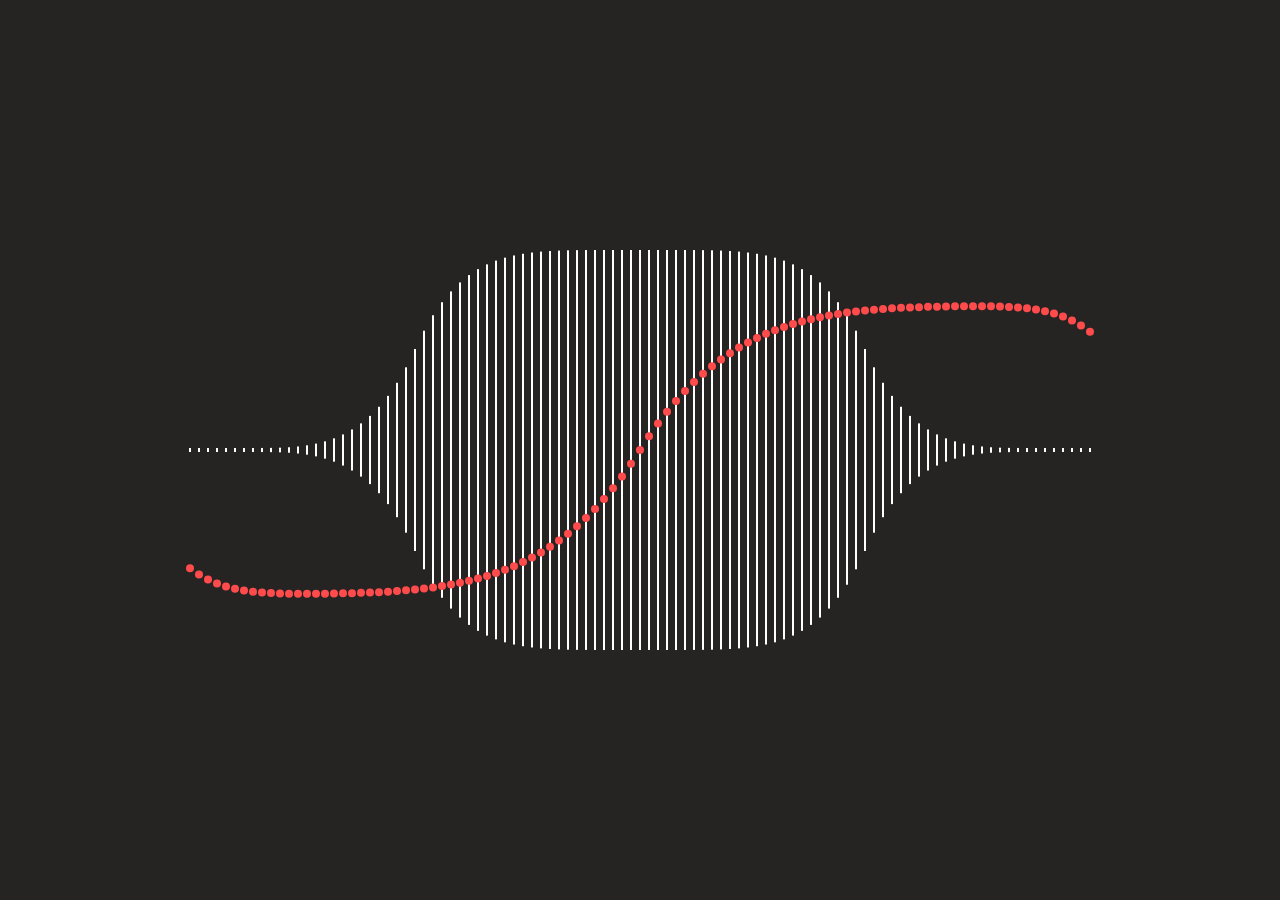
<file: libraries/anime-master/documentation/examples/built-in-easings.html>
<!DOCTYPE html>
<html>
<head>
  <title>built-in easings • anime.js</title>
  <meta charset="utf-8">
  <meta name="viewport" content="width=device-width, initial-scale=1, maximum-scale=1">
  <meta property="og:title" content="anime.js">
  <meta property="og:url" content="https://animejs.com">
  <meta property="og:description" content="Javascript Animation Engine">
  <meta property="og:image" content="https://animejs.com/documentation/assets/img/icons/og.png">
  <meta name="twitter:card" content="summary">
  <meta name="twitter:title" content="anime.js">
  <meta name="twitter:site" content="@juliangarnier">
  <meta name="twitter:description" content="Javascript Animation Engine">
  <meta name="twitter:image" content="https://animejs.com/documentation/assets/img/icons/twitter.png">
  <link rel="apple-touch-icon-precomposed" href="../assets/img/social-media-image.png">
  <link rel="icon" type="image/png" href="../assets/img/favicon.png" >
  <link href="../assets/css/animejs.css" rel="stylesheet">
  <link href="../assets/css/documentation.css" rel="stylesheet">
  <style>

    :root {
      font-size: 24px;
    }

    body {
      display: flex;
      flex-wrap: wrap;
      justify-content: center;
      align-items: center;
      height: 100vh;
    }

    .easing-visualizer {
      position: relative;
      display: flex;
      align-items: center;
      justify-content: space-between;
      width: 100%;
      max-width: 908px;
      padding-bottom: 50%;
    }

    .easing-visualizer .wrapper {
      position: absolute;
      bottom: 0;
      display: flex;
      align-items: center;
      justify-content: space-between;
      width: 100%;
      height: 100%;
    }

    .easing-visualizer .bar {
      width: 2px;
      height: 4px;
      margin: 0 3px;
      background-color: currentColor;
      transform-origin: 50% 50%;
    }

    .easing-visualizer .dot {
      position: relative;
      width: 8px;
      height: 8px;
      background-color: currentColor;
      border-radius: 50%;
    }

  </style>
</head>
<body>

  <div class="easing-visualizer">
    <div class="wrapper bars-wrapper"></div>
    <div class="wrapper dots-wrapper"></div>
  </div>

</body>
<script type="module">

  import anime from '../../src/index.js';

  const easingVisualizerEl = document.querySelector('.easing-visualizer');
  const barsWrapperEl = easingVisualizerEl.querySelector('.bars-wrapper');
  const dotsWrapperEl = easingVisualizerEl.querySelector('.dots-wrapper');
  const barsFragment = document.createDocumentFragment();
  const dotsFragment = document.createDocumentFragment();
  const numberOfBars = 101;

  for (let i = 0; i < numberOfBars; i++) {
    const barEl = document.createElement('div');
    const dotEl = document.createElement('div');
    barEl.classList.add('bar');
    dotEl.classList.add('dot');
    dotEl.classList.add('color-red');
    barsFragment.appendChild(barEl);
    dotsFragment.appendChild(dotEl);
  }

  barsWrapperEl.appendChild(barsFragment);
  dotsWrapperEl.appendChild(dotsFragment);

  // anime.setValue('.easing-visualizer .dot', { translateX: anime.stagger(6) });

  function animateEasing() {

    const easings = [];
    for (let ease in anime.penner) easings.push(ease);
    easings.push('steps('+anime.random(5, 20)+')');
    easings.push('cubicBezier(0.545, 0.475, 0.145, 1)');
    const ease = easings[anime.random(0, easings.length - 1)];
    const duration = 450;

    anime.timeline({
      complete: animateEasing,
      easing: ease,
      duration: duration
    })
    .add({
      targets: '.easing-visualizer .bar',
      scaleY: anime.stagger([1, 100], {easing: ease, from: 'center', direction: 'reverse'}),
      delay: anime.stagger(14, {from: 'center'})
    })
    .add({
      targets: '.easing-visualizer .dot',
      translateY: anime.stagger(['-6rem', '6rem'], {easing: ease, from: 'last'}),
      delay: anime.stagger(10, {from: 'center'})
    }, 0);

  }

  animateEasing();

</script>
</html>
</file>
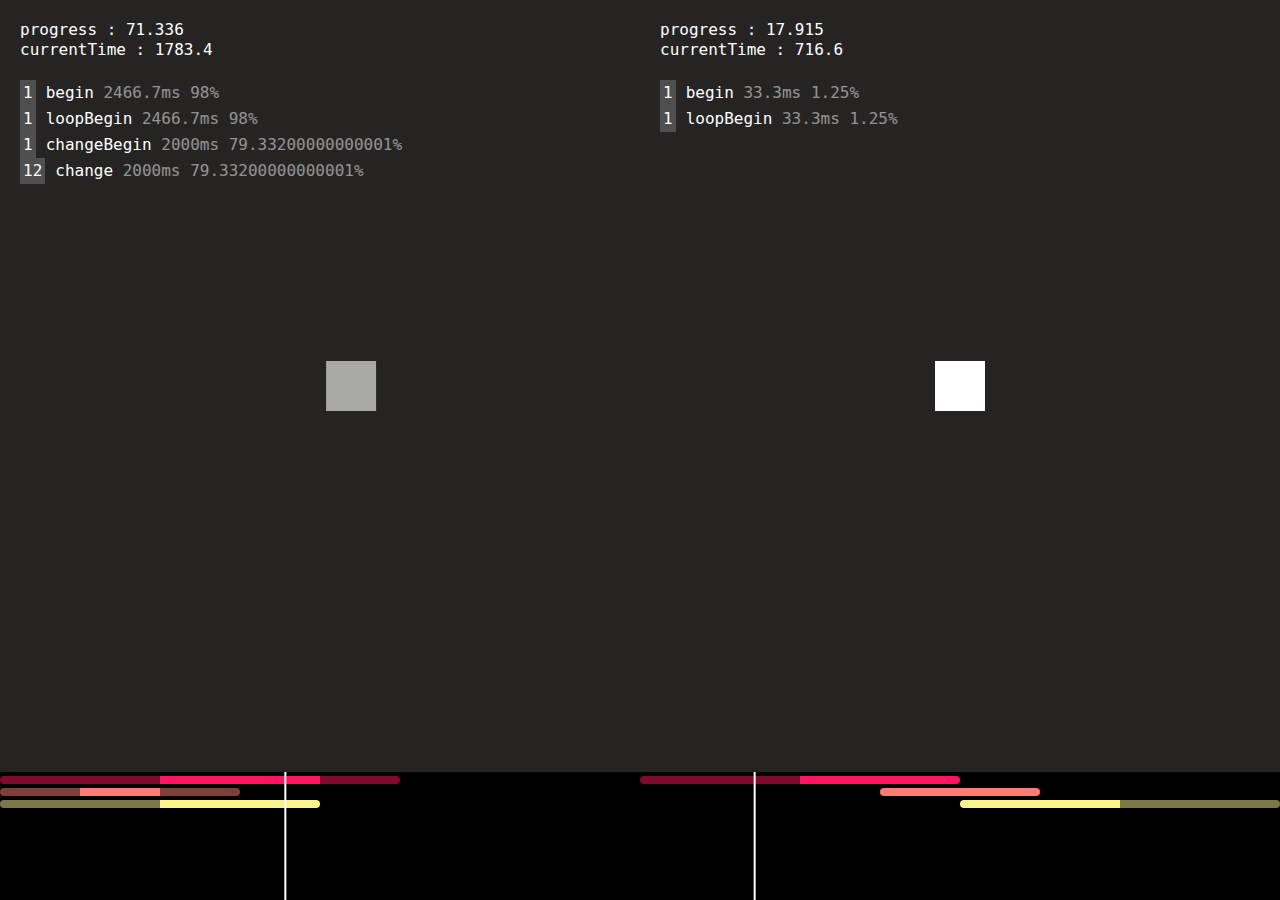
<file: libraries/anime-master/documentation/examples/callbacks.html>
<!DOCTYPE html>
<html>
<head>
  <title>Anime states system | anime.js</title>
  <meta charset="utf-8">
  <meta name="viewport" content="width=device-width, initial-scale=1, maximum-scale=1">
  <meta property="og:title" content="anime.js">
  <meta property="og:url" content="https://animejs.com">
  <meta property="og:description" content="Javascript Animation Engine">
  <meta property="og:image" content="https://animejs.com/documentation/assets/img/icons/og.png">
  <meta name="twitter:card" content="summary">
  <meta name="twitter:title" content="anime.js">
  <meta name="twitter:site" content="@juliangarnier">
  <meta name="twitter:description" content="Javascript Animation Engine">
  <meta name="twitter:image" content="https://animejs.com/documentation/assets/img/icons/twitter.png">
  <link rel="apple-touch-icon-precomposed" href="../assets/img/social-media-image.png">
  <link rel="icon" type="image/png" href="../assets/img/favicon.png" >
  <link href="../assets/css/animejs.css" rel="stylesheet">
  <link href="../assets/css/documentation.css" rel="stylesheet">
  <style>

    body {
      display: flex;
      flex-wrap: no-wrap;
      justify-content: space-around;
      align-items: center;
      position: absolute;
      width: 100%;
      height: 100vh;
      padding-bottom: 128px;
    }

    .el {
      width: 50px;
      height: 50px;
      background-color: currentColor;
    }

    .log {
      overflow-y: scroll;
      position: absolute;
      top: 0;
      height: 100%;
      padding: 20px;
      padding-top: 80px;
      font-size: 16px;
      line-height: 20px;
      text-align: left;
      font-family: monospace;
    }

    .log-animation {
      left: 0;
      width: 50%;
    }

    .log-timeline {
      left: 50%;
      width: 50%;
    }

    .counter {
      display: inline-block;
      margin-right: 10px;
      padding: 3px;
      background-color: rgba(255,255,255,.2);
    }

    .currentTime, .progress { opacity: .5 }

    .time {
      position: absolute;
      top: 0;
      height: 80px;
      padding: 20px;
      font-size: 16px;
      line-height: 20px;
      text-align: left;
      font-family: monospace;
    }

    .time-animation {
      left: 0;
      width: 50%;
    }

    .time-timeline {
      left: 50%;
      width: 50%;
    }

    /* Player animation */

    .timeline {
      position: fixed;
      bottom: 0;
      height: 128px;
      padding-top: 4px;
      background-color: #000;
    }

    .timeline.player-animation {
      width: 50%;
      left: 0;
    }

    .timeline.player-timeline {
      width: 50%;
      left: 50%;
    }

    .tl-needle {
      position: absolute;
      z-index: 2;
      top: 0;
      left: 0;
      bottom: 0;
      width: 2px;
      margin-left: -1px;
      background-color: #FFF;
    }

    .tl-animation {
      position: relative;
      display: flex;
      justify-content: space-between;
      width: auto;
      height: 8px;
      margin-bottom: 4px;
      background-color: currentColor;
      border-radius: .5rem;
    }

    .tl-delay,
    .tl-end-delay {
      width: auto;
      height: 100%;
      background-color: rgba(0,0,0,.5);
    }

  </style>
</head>
<body>

  <div class="el color-04"></div>

  <div class="el color-08"></div>

  <div class="log log-animation"></div>
  <div class="time time-animation"></div>

  <div class="log log-timeline"></div>
  <div class="time time-timeline"></div>

</body>
<script type="module">

  import anime from '../../src/index.js';

  var animationTimeLogEl = document.querySelector('.time-animation');
  var timelineTimeLogEl = document.querySelector('.time-timeline');

  var animation = anime({
    targets: '.el.color-04',
    translateX: [
      {value: 200},
      {value: -200},
      {value: 200}
    ],
    rotate: {
      value: 720,
      easing: 'easeInOutCirc',
      duration: 500,
      delay: 500
    },
    opacity: {
      value: .5,
      easing: 'linear',
      duration: 1000,
      delay: 1000,
      endDelay: 0
    },
    delay: 1000,
    endDelay: 500,
    duration: 1000,
    easing: 'easeOutQuad',
    direction: 'reverse',
    loop: 2,
    autoplay: false,
    update: function(a) {
      animationTimeLogEl.innerHTML = 'progress : ' + a.progress + '<br>currentTime : ' + a.currentTime;
    },
  });


  var tl = anime.timeline({
    targets: '.el.color-08',
    easing: 'easeInOutQuad',
    autoplay: false,
    direction: 'alternate',
    loop: 3,
    update: function(a) {
      timelineTimeLogEl.innerHTML = 'progress : ' + a.progress + '<br>currentTime : ' + a.currentTime;
    }
  })
  .add({
    translateX: 100,
    delay: 1000
  })
  .add({
    translateY: 100
  }, '-=500')
  .add({
    rotate: 360,
    endDelay: 1000
  }, '-=500');


  function animePlayer(instance, playerClass) {

    function createEl(type, className, parentEl) {
      var el = document.createElement(type);
      if (className) el.classList.add(className);
      if (parentEl) parentEl.appendChild(el);
      return el;
    }

    var timelineEl = createEl('div', 'timeline', document.body);
    if (playerClass) timelineEl.classList.add(playerClass);
    var needleEl = createEl('div', 'tl-needle', timelineEl);
    var animations = [];
    var colors = ['#FF1461','#FF7C72','#FBF38C','#A6FF8F','#18FF92','#1CE2B2','#5EF3FB','#61C3FF','#5A87FF','#8453E3','#C26EFF','#FB89FB'];
    var colorIndex = 0;

    function convertMStoEM(ms) { return ms / 100; }
    function convertEMtoMS(em) { return parseFloat(em) * 250; }

    function createAnimationLog(animObj, timelineOffset) {
      var anim = animObj;
      anim.player = {};
      anim.player.animationEl = createEl('div', 'tl-animation', timelineEl);
      anim.player.delayEl = createEl('div', 'tl-delay', anim.player.animationEl);
      anim.player.endDelayEl = createEl('div', 'tl-end-delay', anim.player.animationEl);
      anim.update = function() {
        anime.set(anim.player.animationEl, {
          left: convertMStoEM(timelineOffset) + 'em',
          width: convertMStoEM(anim.duration) + 'em'
        });
        anime.set(anim.player.delayEl, {width: (anim.delay / anim.duration) * 100 + '%'});
        anime.set(anim.player.endDelayEl, {width: (anim.endDelay / anim.duration) * 100 + '%'});
      }
      anime.set(anim.player.animationEl, {color: colors[colorIndex]});
      colorIndex++;
      if (!colors[colorIndex]) colorIndex = 0;
      anim.update();
      animations.push(anim);
      return anim;
    }

    instance.pause();

    var playerAnimation = anime({
      targets: needleEl,
      translateX: convertMStoEM(instance.duration) + 'em',
      duration: instance.duration,
      direction: instance.direction,
      loop: instance.loop,
      easing: 'linear',
      update: function(a) {
        instance.seek(a.currentTime);
      },
      complete: function(a) {
        instance.seek(a.currentTime);
      }
    });

    if (instance.children.length) {
      instance.children.forEach(function(child) {
        child.animations.forEach(function(anim) {
          createAnimationLog(anim, child.timelineOffset);
        });
      })
    } else {
      instance.animations.forEach(function(anim) {
        createAnimationLog(anim);
      });
    }

  }

  animePlayer(animation, 'player-animation');
  animePlayer(tl, 'player-timeline');

  function logCallbacks(animation, logEl, callbacks) {

    function appendLog(cbName) {
      animation[cbName] = function() {
        var pEl = document.createElement('p');
        var counterSpanEl = document.createElement('span');
        var currentTimeSpanEl = document.createElement('span');
        var progressSpanEl = document.createElement('span');
        var textSpanEl = document.createElement('span');
        var lastPEl = logEl.querySelector('p:last-child');
        currentTimeSpanEl.innerHTML = ' ' + animation.currentTime + 'ms';
        progressSpanEl.innerHTML = ' ' + animation.progress + '%';
        if (lastPEl && lastPEl.querySelector('.text').innerHTML === cbName) {
          var lastCountEl = lastPEl.querySelector('.counter');
          var lastCountValue = parseFloat(lastCountEl.innerHTML);
          lastCountValue++;
          lastCountEl.innerHTML = lastCountValue;
        } else {
          counterSpanEl.innerHTML = 1;
          textSpanEl.innerHTML = cbName;
          counterSpanEl.classList.add('counter');
          textSpanEl.classList.add('text');
          currentTimeSpanEl.classList.add('currentTime');
          progressSpanEl.classList.add('progress');
          pEl.appendChild(counterSpanEl);
          pEl.appendChild(textSpanEl);
          pEl.appendChild(currentTimeSpanEl);
          pEl.appendChild(progressSpanEl);
          logEl.appendChild(pEl);
          logEl.scrollTop = logEl.scrollHeight;
        }
      }
    }

    callbacks.forEach(appendLog);

  }

  logCallbacks(animation, document.querySelector('.log-animation'), [
    'begin',
    'loopBegin',
    'changeBegin',
    'change',
    'changeComplete',
    'loopComplete',
    'complete'
  ]);


  logCallbacks(tl, document.querySelector('.log-timeline'), ['begin',
    'loopBegin',
    'changeBegin',
    'change',
    'changeComplete',
    'loopComplete',
    'complete'
  ]);


</script>
</html>
</file>
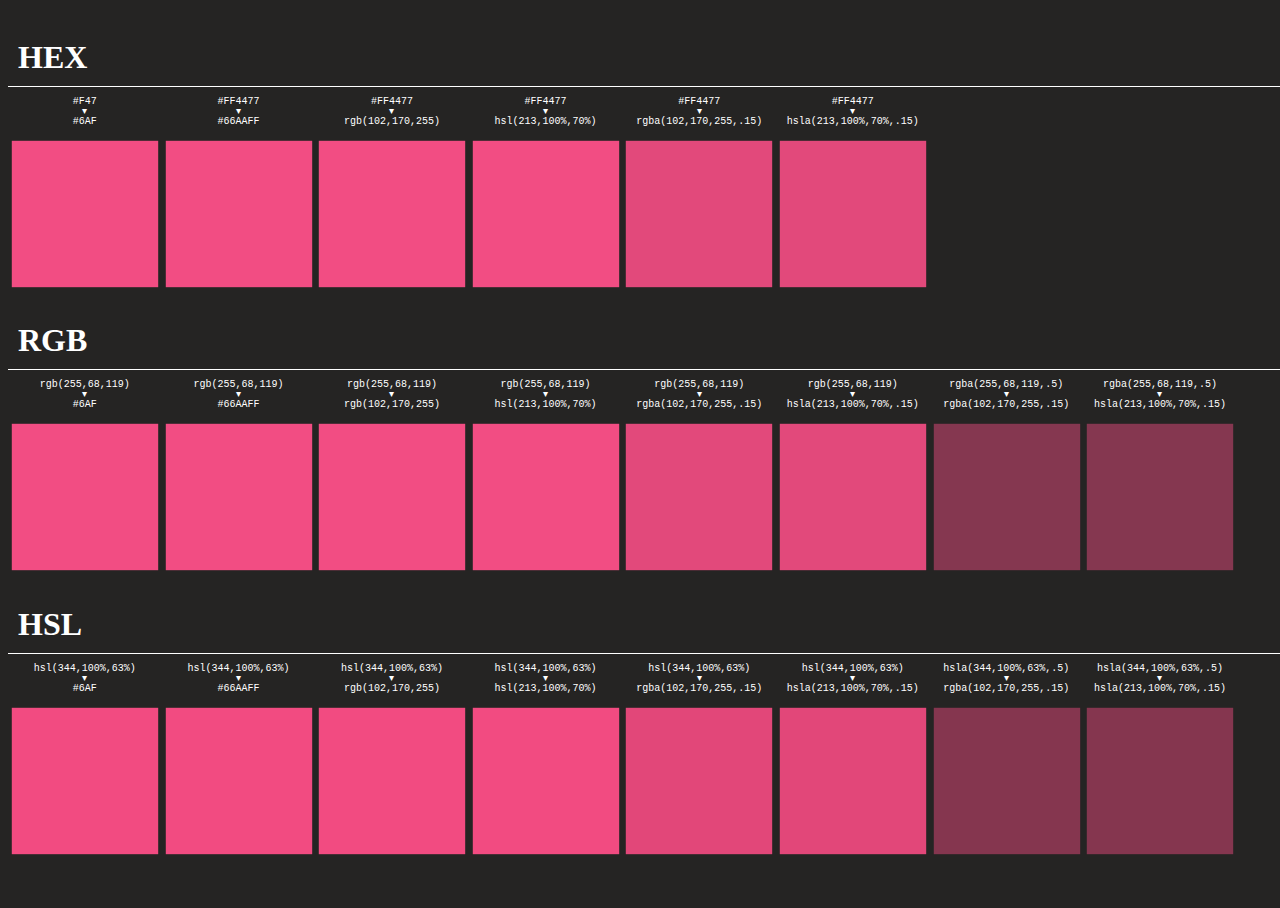
<file: libraries/anime-master/documentation/examples/colors-test.html>
<!DOCTYPE html>
<html>
<head>
  <title>Colors test | anime.js</title>
  <meta charset="utf-8">
  <meta name="viewport" content="width=device-width, initial-scale=1, maximum-scale=1">
  <meta property="og:title" content="anime.js">
  <meta property="og:url" content="https://animejs.com">
  <meta property="og:description" content="Javascript Animation Engine">
  <meta property="og:image" content="https://animejs.com/documentation/assets/img/icons/og.png">
  <meta name="twitter:card" content="summary">
  <meta name="twitter:title" content="anime.js">
  <meta name="twitter:site" content="@juliangarnier">
  <meta name="twitter:description" content="Javascript Animation Engine">
  <meta name="twitter:image" content="https://animejs.com/documentation/assets/img/icons/twitter.png">
  <link rel="apple-touch-icon-precomposed" href="../assets/img/social-media-image.png">
  <link rel="icon" type="image/png" href="../assets/img/favicon.png">
  <link href="../assets/css/documentation.css" rel="stylesheet">
  <script src="../../lib/anime.min.js"></script>
  <!-- <script src="../assets/js/anime/anime.2.0.2.js"></script> -->
  <!-- <script src="../assets/js/anime/anime.1.3.js"></script> -->
  <style>
    body {
      width: 100%;
      height: 100vh;
    }
    .color-tests {
      display: flex;
      flex-wrap: wrap;
    }
    .section-title {
      display: block;
      width: 100%;
      margin-bottom: 10px;
      padding: 10px;
      border-bottom: 1px solid #FFF;
    }
    .color-test {
      flex-shrink: 2;
      text-align: center;
      font-size: 10px;
      line-height: 1em;
      font-family: monospace;
    }
    .color-el {
      display: flex;
      align-items: center;
      justify-content: center;
      position: relative;
      width: 12vw;
      height: 12vw;
      margin-top: 10px;
    }
  </style>
</head>
<body>
  <section class="color-section">
    <h1 class="section-title">HEX</h1>
    <div class="color-tests">
      <div class="color-test hex-to-hex-shorthand">#F47<br>▾<br>#6AF</div>
      <div class="color-test hex-to-hex">#FF4477<br>▾<br>#66AAFF</div>
      <div class="color-test hex-to-rgb">#FF4477<br>▾<br>rgb(102,170,255)</div>
      <div class="color-test hex-to-hsl">#FF4477<br>▾<br>hsl(213,100%,70%)</div>
      <div class="color-test hex-to-rgba">#FF4477<br>▾<br>rgba(102,170,255,.15)</div>
      <div class="color-test hex-to-hsla">#FF4477<br>▾<br>hsla(213,100%,70%,.15)</div>
    </div>
  </section>
  <section class="color-section">
    <h1 class="section-title">RGB</h1>
    <div class="color-tests">
      <div class="color-test rgb-to-hex-shorthand">rgb(255,68,119)<br>▾<br>#6AF</div>
      <div class="color-test rgb-to-hex">rgb(255,68,119)<br>▾<br>#66AAFF</div>
      <div class="color-test rgb-to-rgb">rgb(255,68,119)<br>▾<br>rgb(102,170,255)</div>
      <div class="color-test rgb-to-hsl">rgb(255,68,119)<br>▾<br>hsl(213,100%,70%)</div>
      <div class="color-test rgb-to-rgba">rgb(255,68,119)<br>▾<br>rgba(102,170,255,.15)</div>
      <div class="color-test rgb-to-hsla">rgb(255,68,119)<br>▾<br>hsla(213,100%,70%,.15)</div>
      <div class="color-test rgba-to-rgba">rgba(255,68,119,.5)<br>▾<br>rgba(102,170,255,.15)</div>
      <div class="color-test rgba-to-hsla">rgba(255,68,119,.5)<br>▾<br>hsla(213,100%,70%,.15)</div>
    </div>
  </section>
  <section class="color-section">
    <h1 class="section-title">HSL</h1>
    <div class="color-tests">
      <div class="color-test hsl-to-hex-shorthand">hsl(344,100%,63%)<br>▾<br>#6AF</div>
      <div class="color-test hsl-to-hex">hsl(344,100%,63%)<br>▾<br>#66AAFF</div>
      <div class="color-test hsl-to-rgb">hsl(344,100%,63%)<br>▾<br>rgb(102,170,255)</div>
      <div class="color-test hsl-to-hsl">hsl(344,100%,63%)<br>▾<br>hsl(213,100%,70%)</div>
      <div class="color-test hsl-to-rgba">hsl(344,100%,63%)<br>▾<br>rgba(102,170,255,.15)</div>
      <div class="color-test hsl-to-hsla">hsl(344,100%,63%)<br>▾<br>hsla(213,100%,70%,.15)</div>
      <div class="color-test hsla-to-rgba">hsla(344,100%,63%,.5)<br>▾<br>rgba(102,170,255,.15)</div>
      <div class="color-test hsla-to-hsla">hsla(344,100%,63%,.5)<br>▾<br>hsla(213,100%,70%,.15)</div>
    </div>
  </section>
  <script>

    var colorTestEls = document.querySelectorAll('.color-test');

    function createTest(el) {
      var testHtml = el.innerHTML;
      var testValues = testHtml.split('<br>▾<br>');
      var colorEl = document.createElement('div');
      colorEl.classList.add('color-el');
      el.appendChild(colorEl);
      anime({
        targets: colorEl,
        backgroundColor: [testValues[0], testValues[1]],
        scale: [.97, .75],
        direction: 'alternate',
        easing: 'easeInOutSine',
        duration: 4000,
        loop: true
      });
    }

    for (var i = 0; i < colorTestEls.length; i++) createTest(colorTestEls[i]);

  </script>
</body>
</html>
</file>
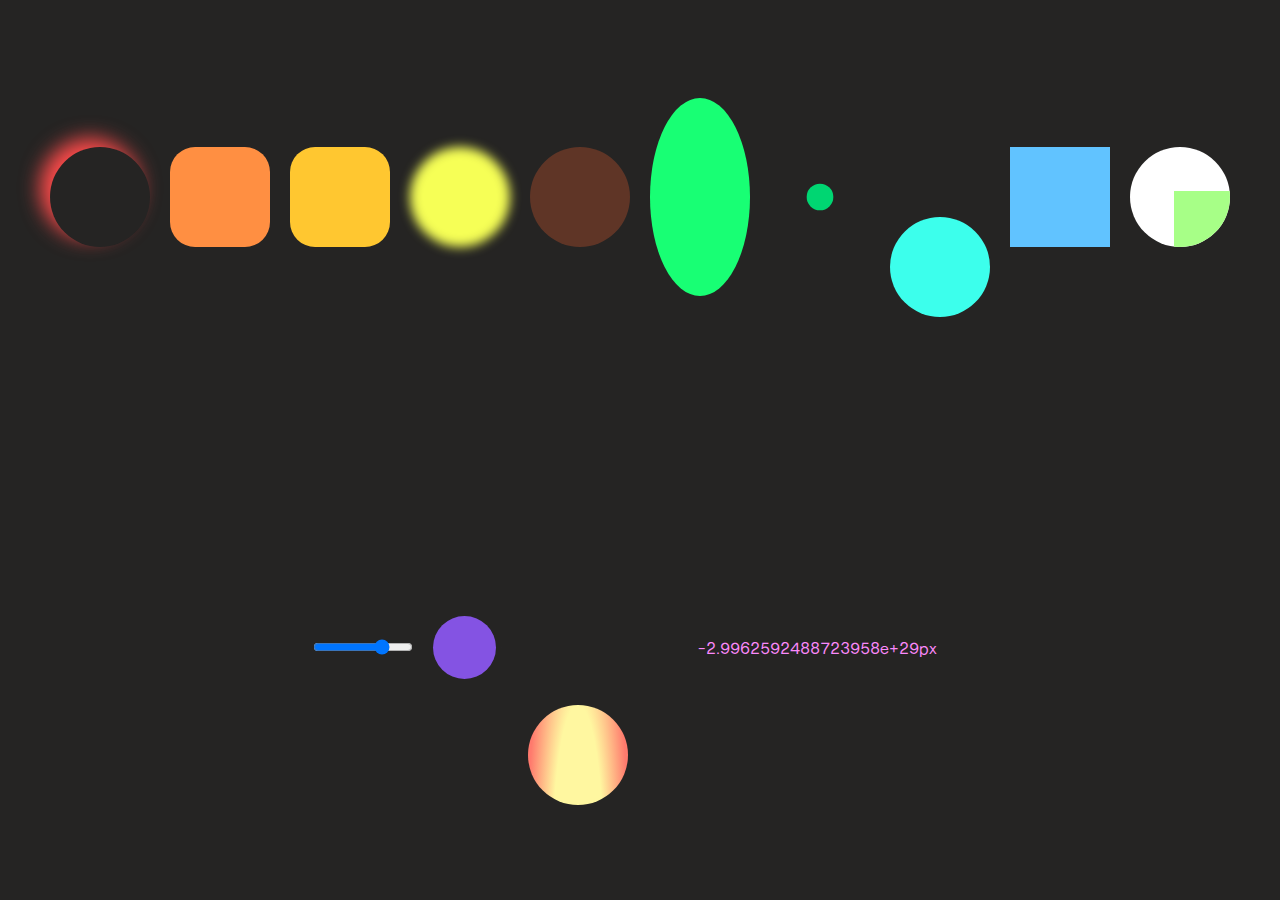
<file: libraries/anime-master/documentation/examples/complex-properties.html>
<!DOCTYPE html>
<html>
<head>
  <title>Complex properties | anime.js</title>
  <meta charset="utf-8">
  <meta name="viewport" content="width=device-width, initial-scale=1, maximum-scale=1">
  <meta property="og:title" content="anime.js">
  <meta property="og:url" content="https://animejs.com">
  <meta property="og:description" content="Javascript Animation Engine">
  <meta property="og:image" content="https://animejs.com/documentation/assets/img/icons/og.png">
  <meta name="twitter:card" content="summary">
  <meta name="twitter:title" content="anime.js">
  <meta name="twitter:site" content="@juliangarnier">
  <meta name="twitter:description" content="Javascript Animation Engine">
  <meta name="twitter:image" content="https://animejs.com/documentation/assets/img/icons/twitter.png">
  <link rel="apple-touch-icon-precomposed" href="../assets/img/social-media-image.png">
  <link href="../assets/css/animejs.css" rel="stylesheet">
  <link href="../assets/css/documentation.css" rel="stylesheet">
  <!-- <script src="../../lib/anime.min.js"></script> -->
  <!-- <script src="../assets/js/anime/anime.1.3.js"></script> -->
  <!-- <script src="../assets/js/anime/anime.2.0.1.js"></script> -->
  <style>
    body {
      display: flex;
      flex-wrap: wrap;
      justify-content: center;
      align-items: center;
      min-height: 100vh;
    }
    .item {
      width: 100px;
      height: 100px;
      margin-top: 20px;
      border-radius: 50%;
      background-color: currentColor;
      margin: 10px;
    }
    .box-shadow {
      background-color: transparent;
    }
    .clip-path {
      border-radius: 0;
    }
    .auto-property {
      background-image: radial-gradient(50% 100%, #FFF7A0 50%, #FF7A6D 100%);
      background-size: auto 100px;
    }
    .exponent-values {
      width: 300px;
      background-color: transparent;
      text-align: center;
    }
  </style>
</head>
<body>
  <div class="box-shadow item color-red"></div>
  <div class="unit-less item color-orange"></div>
  <div class="specified-unit item color-lightorange"></div>
  <div class="filter item color-yellow"></div>
  <div class="rgba item color-citrus"></div>
  <div class="calc item color-green"></div>
  <div class="zero-value item color-darkgreen"></div>
  <div class="round-value item color-turquoise"></div>
  <div class="clip-path item color-skyblue"></div>
  <svg class="item" xmlns="http://www.w3.org/2000/svg" viewBox="0 0 100 100">
    <g id="Page-1" fill="none" fill-rule="evenodd">
      <g id="svg" fill="#A7FF87">
        <rect id="Rectangle" width="50" height="50" x="25" y="25"/>
      </g>
    </g>
  </svg>
  <input class="item" type="range" value="0" min="0" max="100">
  <div class="basic-css color-lavender item"></div>
  <div class="auto-property color-purple item"></div>
  <input class="exponent-values color-pink item" value="-1.1234567890123456789e+30px"></input>
  <script type="module">
    
    import anime from "../../src/index.js";

    var boxShadow = anime({
      targets: '.box-shadow',
      boxShadow: [
        {value: ['10px -10px 10px 0 currentColor', '10px 10px 20px 0 currentColor']},
        {value: '-10px 10px 30px 0 currentColor'},
        {value: '-10px -10px 20px 0 currentColor'},
        {value: '10px -10px 10px 0 currentColor'}
      ],
      loop: true,
      easing: 'linear'
    });
    var unitLess = anime({
      targets: '.unit-less',
      borderRadius: 16,
      loop: true,
      direction: 'alternate',
      easing: 'linear'
    });
    var specifiedUnit = anime({
      targets: '.specified-unit',
      borderRadius: '1em',
      loop: true,
      direction: 'alternate',
      easing: 'linear'
    });
    var filter = anime({
      targets: '.filter',
      filter: ["blur(20px)", "blur(0px)"],
      loop: true,
      direction: 'alternate',
      easing: 'linear'
    });
    var rgba = anime({
      targets: '.rgba',
      backgroundColor: ['rgba(255,100,50,1)', 'rgba(255,100,50,.0)'],
      loop: true,
      direction: 'alternate',
      easing: 'linear'
    });
    var calc = anime({
      targets: '.calc',
      height: ['calc(25% - 100px)', 'calc(25% - 0px)'],
      loop: true,
      direction: 'alternate',
      easing: 'linear'
    });
    var zeroValue = anime({
      targets: '.zero-value',
      scale: 0,
      loop: true,
      direction: 'alternate',
      easing: 'linear'
    });
    var roundValue = anime({
      targets: '.round-value',
      translateY: 100,
      round: .1,
      loop: true,
      direction: 'alternate',
      easing: 'linear'
    });
    var clipPath = anime({
      targets: '.clip-path',
      clipPath: ['circle(0px at center)', 'circle(100px at center)'],
      loop: true,
      direction: 'alternate',
      easing: 'linear'
    });
    var svgTransform = anime({
      targets: 'rect',
      transform: 'translate(10 10) scale(2)',
      loop: true,
      direction: 'alternate',
      easing: 'linear'
    });
    var rangeValue = anime({
      targets: 'input[type="range"]',
      value: 100,
      loop: true,
      direction: 'alternate',
      easing: 'linear'
    });
    var basicCSS = anime({
      targets: '.basic-css',
      width: 50,
      height: 50,
      loop: true,
      direction: 'alternate',
      easing: 'linear'
    });
    var autoProperty = anime({
      targets: '.auto-property',
      backgroundSize: ['auto 10px', 'auto 400px'],
      margin: '20% 40px 10px 30px',
      loop: true,
      direction: 'alternate',
      easing: 'linear'
    });
    var exponentValues = anime({
      targets: '.exponent-values',
      value: '+1.0123456789012346e+21px',
      loop: true,
      direction: 'alternate',
      easing: 'linear'
    });
  </script>
</body>
</html>
</file>
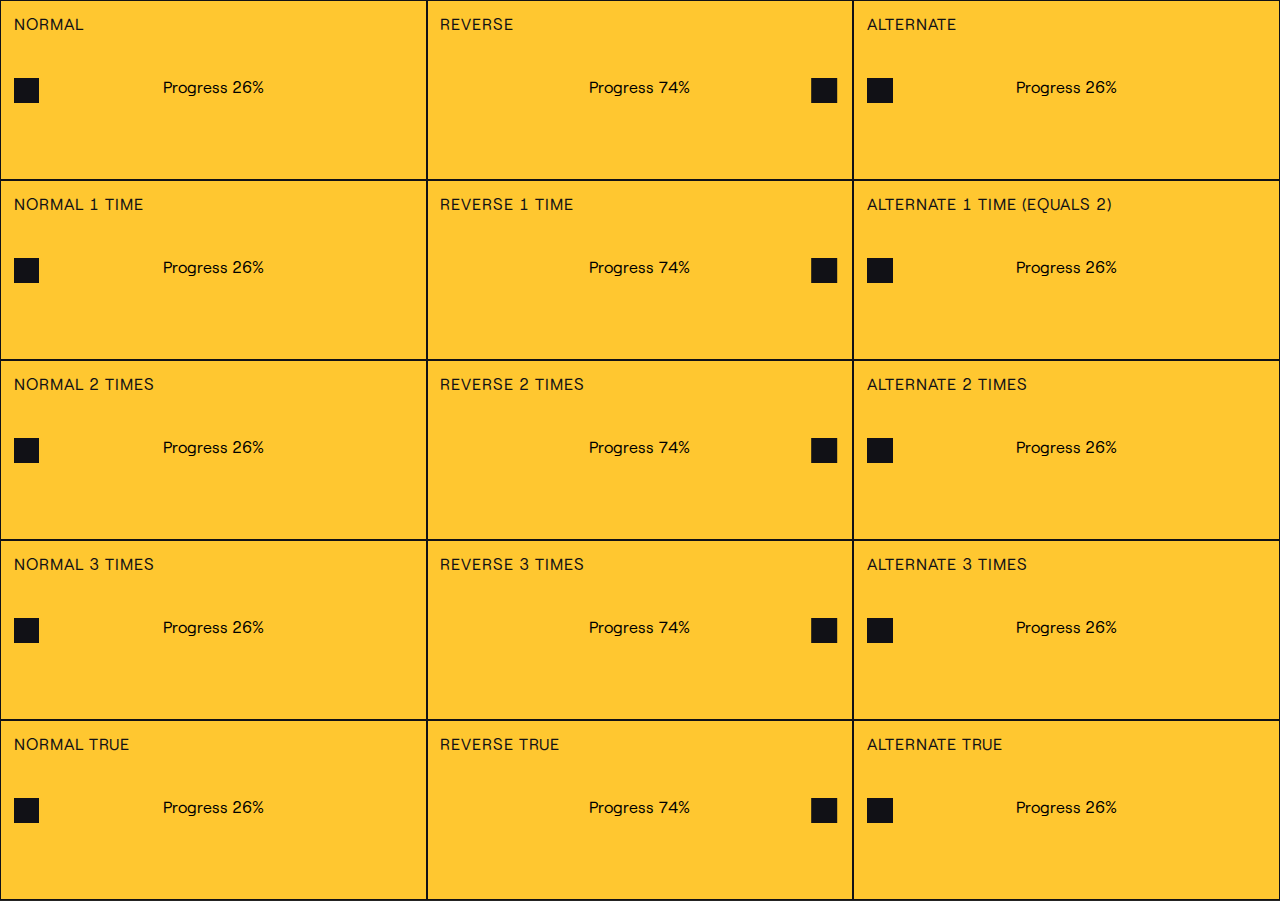
<file: libraries/anime-master/documentation/examples/directions-testing.html>
<!DOCTYPE html>
<html>
<head>
  <title>Diretions Testing | anime.js</title>
  <meta charset="utf-8">
  <meta name="viewport" content="width=device-width, initial-scale=1, maximum-scale=1">
  <meta property="og:title" content="anime.js">
  <meta property="og:url" content="https://animejs.com">
  <meta property="og:description" content="Javascript Animation Engine">
  <meta property="og:image" content="https://animejs.com/documentation/assets/img/icons/og.png">
  <meta name="twitter:card" content="summary">
  <meta name="twitter:title" content="anime.js">
  <meta name="twitter:site" content="@juliangarnier">
  <meta name="twitter:description" content="Javascript Animation Engine">
  <meta name="twitter:image" content="https://animejs.com/documentation/assets/img/icons/twitter.png">
  <link rel="apple-touch-icon-precomposed" href="../assets/img/social-media-image.png">
  <link rel="icon" type="image/png" href="../assets/img/favicon.png">
  <link href="../assets/css/animejs.css" rel="stylesheet">
  <link href="../assets/css/documentation.css" rel="stylesheet">
  <script src="../../lib/anime.min.js"></script>
  <style>
    body {
      display: flex;
      flex-wrap: wrap;
      align-items: center;
      justify-content: flex-start;
      height: auto;
    }
    article {
      padding: 1vw;
      position: relative;
      width: 33.33%;
      height: 20vh;
      background: currentColor;
      border: 1px solid #111116;
    }
    h2 {
      color: #111116;
    }
    .el {
      position: relative;
      top: 5vh;
      width: 2vw;
      height: 2vw;
      background: #111116;
    }
    .logs {
      display: flex;
      flex-direction: column;
      flex-wrap: wrap;
      align-items: center;
      justify-content: center;
      position: absolute;
      top: 1vh;
      left: 0;
      bottom: 0;
      height: 19vh;
      width: 100%;
    }
    input {
      text-align: center;
      background: none;
      border: none;
    }
  </style>
</head>
<body>
  <script>
    function createTest(title, numberOfTargets, params) {
      var testEl = document.createElement('article');
      var testZoneEl = document.createElement('div');
      var logsEl = document.createElement('div');
      var progressEl = document.createElement('input');
      var promiseEl = document.createElement('input');
      var h2El = document.createElement('h2');

      for (var i = 0; i < numberOfTargets; i++) {
        var el = document.createElement('div');
        el.classList.add('el');
        testZoneEl.appendChild(el);
      }

      h2El.innerHTML = title;
      testEl.appendChild(h2El);
      logsEl.classList.add('logs');
      logsEl.appendChild(progressEl);
      logsEl.appendChild(promiseEl);
      testEl.appendChild(logsEl);
      testEl.appendChild(testZoneEl);
      document.body.appendChild(testEl);

      params.targets = testZoneEl.querySelectorAll('div');
      params.translateX = '29vw';
      params.delay = 1000;
      params.endDelay = 1000;
      params.easing = 'easeInOutQuad';
      params.begin = function() { testEl.classList.add('color-lightorange') };
      params.update = function(a) { 
        testEl.classList.add('color-red');
        progressEl.value = 'Progress ' + Math.round(a.progress) + '%';
      };
      params.complete = function() { testEl.classList.add('color-darkgreen') };
      var animation = anime(params);
      animation.finished.then(function() {
        promiseEl.value = 'Promise resolved'
        console.log('Promise resolved');
      });
      testEl.onclick = function() {
        testEl.classList.add('color-red');
        testEl.classList.remove('color-lightorange');
        testEl.classList.remove('color-darkgreen');
        animation.restart();
      }
    }

    createTest('Normal', 1, {});

    createTest('Reverse', 1, {
      direction: 'reverse'
    });

    createTest('Alternate', 1, {
      direction: 'alternate'
    });

    createTest('Normal 1 time', 1, {
      loop: 1
    });

    createTest('Reverse 1 time', 1, {
      direction: 'reverse',
      loop: 1
    });

    createTest('Alternate 1 time (equals 2)', 1, {
      direction: 'alternate',
      loop: 1
    });

    createTest('Normal 2 times', 1, {
      loop: 2
    });

    createTest('Reverse 2 times', 1, {
      direction: 'reverse',
      loop: 2
    });

    createTest('Alternate 2 times', 1, {
      direction: 'alternate',
      loop: 2
    });

    createTest('Normal 3 times', 1, {
      loop: 3
    });

    createTest('Reverse 3 times', 1, {
      direction: 'reverse',
      loop: 3
    });

    createTest('Alternate 3 times', 1, {
      direction: 'alternate',
      loop: 3
    });

    createTest('Normal true', 1, {
      loop: true
    });

    createTest('Reverse true', 1, {
      direction: 'reverse',
      loop: true
    });

    createTest('Alternate true', 1, {
      direction: 'alternate',
      loop: true
    });



  </script>
</body>
</html>
</file>
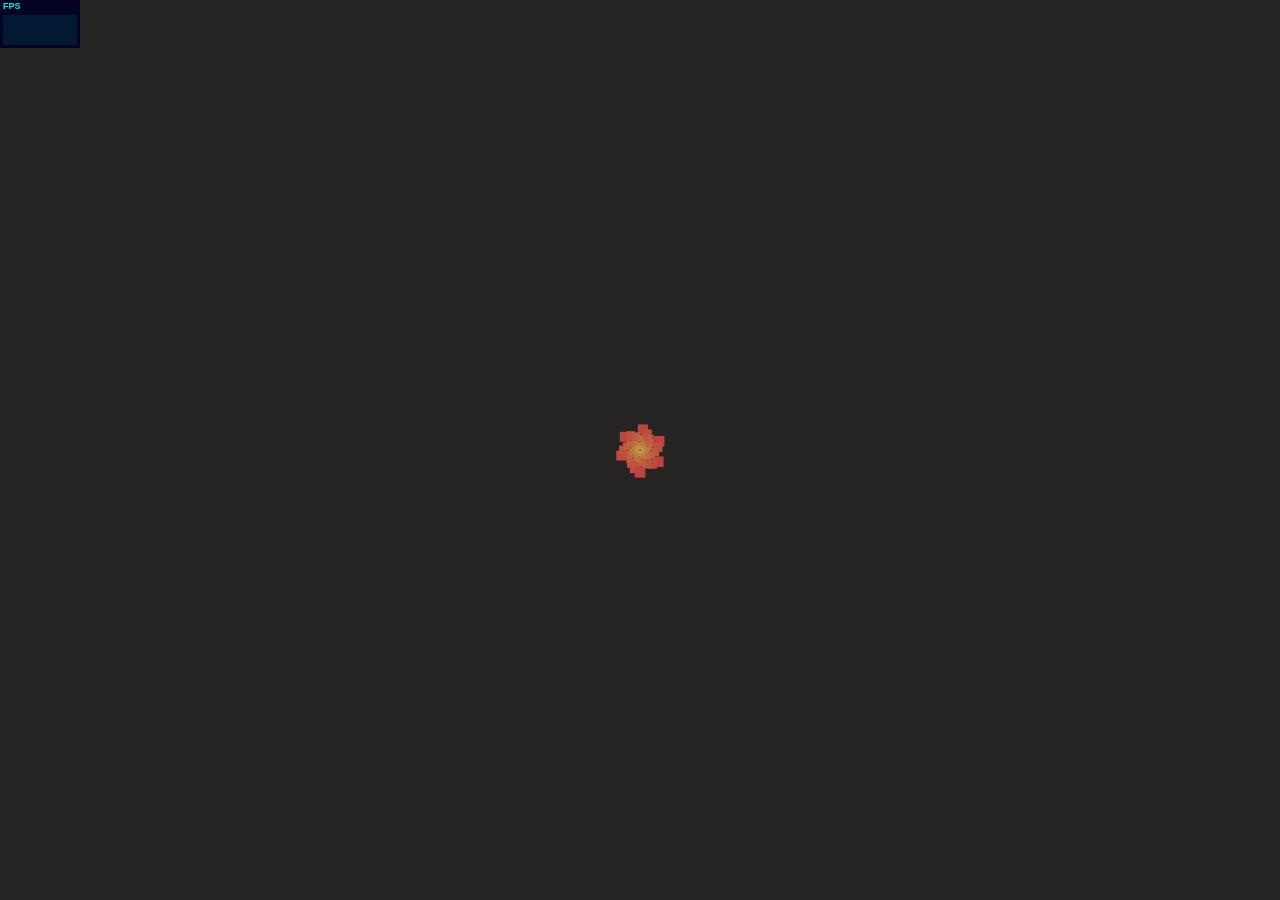
<file: libraries/anime-master/documentation/examples/DOM-stress-test.html>
<!DOCTYPE html>
<html>
<head>
  <title>DOM stress test | anime.js</title>
  <meta charset="utf-8">
  <meta name="viewport" content="width=device-width, initial-scale=1, maximum-scale=1">
  <meta property="og:title" content="anime.js">
  <meta property="og:url" content="https://animejs.com">
  <meta property="og:description" content="Javascript Animation Engine">
  <meta property="og:image" content="https://animejs.com/documentation/assets/img/icons/og.png">
  <meta name="twitter:card" content="summary">
  <meta name="twitter:title" content="anime.js">
  <meta name="twitter:site" content="@juliangarnier">
  <meta name="twitter:description" content="Javascript Animation Engine">
  <meta name="twitter:image" content="https://animejs.com/documentation/assets/img/icons/twitter.png">
  <link rel="apple-touch-icon-precomposed" href="../assets/img/social-media-image.png">
  <link rel="icon" type="image/png" href="../assets/img/favicon.png" >
  <link href="../assets/css/animejs.css" rel="stylesheet">
  <link href="../assets/css/documentation.css" rel="stylesheet">
  <script src="../../lib/anime.min.js"></script>
  <!-- <script src="../assets/js/anime/anime.2.0.2.js"></script> -->
  <!-- <script src="../assets/js/anime/anime.1.0.js"></script> -->
  <style>

    .el {
      position: absolute;
      top: 50%;
      left: 50%;
      width: 1em;
      height: 1em;
      margin: -.5em 0 0 -.5em;
      font-size: 20px;
    }

  </style>
</head>
<body></body>
<script>

  var wrapperEl = document.body;
  var numberOfEls = 500;
  var duration = numberOfEls * 10;
  var radius = window.innerWidth < window.innerHeight ? window.innerWidth : window.innerHeight;
  var distance = (radius / 4 <= 150 ? 150 : radius / 2.5) / 16; 

  function createEl(i) {
    var el = document.createElement('div');
    var hue = Math.round(360 / numberOfEls * i);
    el.classList.add('el');
    //el.style.border = '5px solid hsl(' + hue + ', 50%, 50%)';
    el.style.backgroundColor = 'hsl(' + hue + ', 50%, 50%)';
    wrapperEl.appendChild(el);
    anime({
      targets: el,
      translateX: Math.sin(i) * distance + 'rem',
      translateY: Math.cos(i) * distance + 'rem',
      scale: [
        {value: [.1, 2]},
        {value: .1}
      ],
      easing: 'easeInOutSine',
      loop: true,
      duration: duration,
      delay: i * (duration / numberOfEls)
    });
  };

  for (var i = 0; i < numberOfEls; i++) createEl(i);

  </script>
  <script src="../assets/js/vendors/stats.min.js"></script>
</html>
</file>
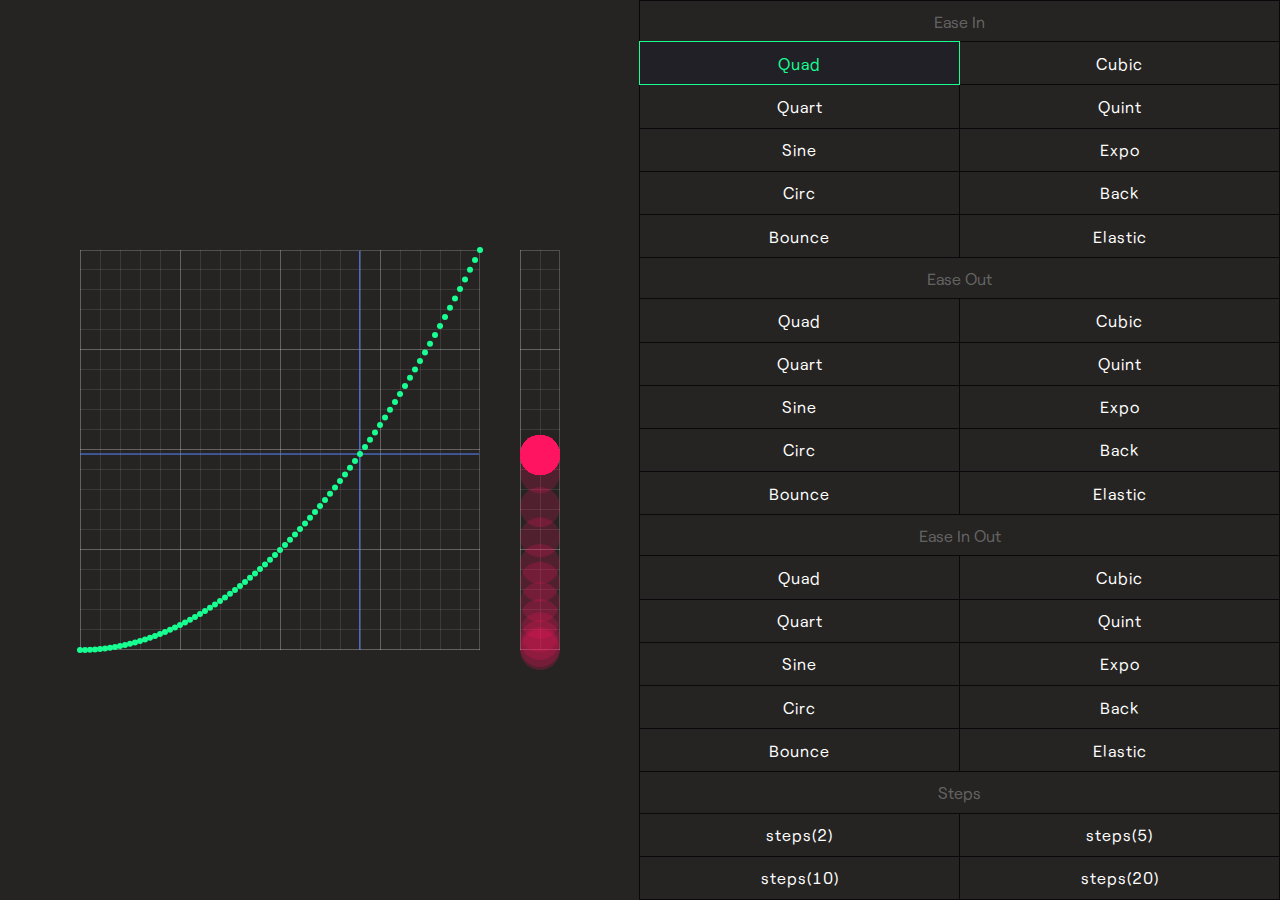
<file: libraries/anime-master/documentation/examples/ease-visualizer.html>
<!DOCTYPE html>
<html>
<head>
  <title>Ease visualizer | anime.js</title>
  <meta charset="utf-8">
  <meta name="viewport" content="width=device-width, initial-scale=1, maximum-scale=1">
  <meta property="og:title" content="anime.js">
  <meta property="og:url" content="https://animejs.com">
  <meta property="og:description" content="Javascript Animation Engine">
  <meta property="og:image" content="https://animejs.com/documentation/assets/img/icons/og.png">
  <meta name="twitter:card" content="summary">
  <meta name="twitter:title" content="anime.js">
  <meta name="twitter:site" content="@juliangarnier">
  <meta name="twitter:description" content="Javascript Animation Engine">
  <meta name="twitter:image" content="https://animejs.com/documentation/assets/img/icons/twitter.png">
  <link rel="apple-touch-icon-precomposed" href="../assets/img/social-media-image.png">
  <link rel="icon" type="image/png" href="../assets/img/favicon.png">
  <link href="../assets/css/animejs.css" rel="stylesheet">
  <link href="../assets/css/documentation.css" rel="stylesheet">
  <!-- <script src="../../lib/anime.min.js"></script> -->
  <style>
    .easings {
      display: flex;
      justify-content: space-between;
      align-items: center;
      flex-direction: column;
      position: absolute;
      width: 100%;
      height: 100%;
    }
    .output {
      display: flex;
      justify-content: center;
      align-items: center;
      position: relative;
      width: 100%;
      height: 400px;
    }
    .options {
      display: flex;
      flex-wrap: wrap;
      flex-direction: row;
      width: 100%;
      min-height: 300px;
      border-top: 1px solid #09090B;
    }
    .grid {
      border-top: 1px solid rgba(255,255,255,0.2);
      border-right: 1px solid rgba(255,255,255,0.2);
      background: linear-gradient(0deg, rgba(255,255,255,0.2) 1px, rgba(0,0,0,0) 1px),
                  linear-gradient(90deg, rgba(255,255,255,0.2) 1px, rgba(0,0,0,0) 1px),
                  linear-gradient(0deg, rgba(255,255,255,0.1) 1px, rgba(0,0,0,0) 1px),
                  linear-gradient(90deg, rgba(255,255,255,0.1) 1px, rgba(0,0,0,0) 1px);
      background-position: 0px -1px;
      background-size: 100px 100px, 100px 100px, 20px 20px, 20px 20px;
    }
    .visualizer-wrapper {
      position: relative;
      width: 100%;
      height: 100%;
    }
    .visualizer {
      position: relative;
      width: 100%;
    }
    .value {
      position: relative;
      width: 20px;
      height: 100%;
      margin-left: 20px;
    }
    @media screen and (min-width: 980px) {
      .easings {
        flex-direction: row;
      }
      .output {
        width: 50%;
        height: 100%;
      }
      .options {
        width: 50%;
        height: 100%;
      }
      .visualizer-wrapper {
        width: 400px;
        height: 400px;
      }
      .value {
        width: 40px;
        height: 400px;
        margin-left: 40px;
      }
    }
    .axis {
      position: absolute;
      background: #5A87FF;
    }
    .axis.x {
      width: 1px;
      height: 100%;
      transform-origin: 0 0;
    }
    .axis.y {
      bottom: 0;
      width: 100%;
      height: 1px;
      transform-origin: 100% 0;
    }
    .graph {
      position: absolute;
      top: 0;
      left: 0;
      right: 0;
      bottom: 0;
    }
    .cursor {
      position: absolute;
      z-index: 2;
      width: 40px;
      height: 40px;
      margin-top: -20px;
      background: #FF1461;
      border-radius: 50%;
      transform: translateY(100px);
    }
    .curve {
      display: flex;
      justify-content: space-between;
      align-items: flex-end;
      overflow: visible;
      position: relative;
      z-index: 1;
      width: 100%;
      height: 100%;
    }
    .curve-dot {
      position: relative;
      width: 6px;
      height: 6px;
      margin-bottom: -3px;
      margin-left: -3px;
      border-radius: 50%;
      flex-shrink: 0;
      background-color: #18FF92;
    }
    .curve-dot:first-child {
      margin-left: -3px;
    }
    .curve-dot:last-child {
      margin-right: -4px;
    }
    button {
      opacity: 1;
      position: relative;
      color: currentColor;
      font-size: 16px;
      width: calc(50% + 1px);
      border: 1px solid #09090B;
      background: transparent;
      margin: -1px 0 0 -1px;
      letter-spacing: 1px;
    }
    label {
      display: flex;
      align-items: center;
      justify-content: center;
      width: calc(100% + 1px);
      margin: -1px 0 0 -1px;
      border-top: 0px;
      border-left: 1px solid #09090B;
      border-right: 1px solid #09090B;
      color: rgba(255,255,255,.3);
    }
    button.active {
      color: #18FF92;
      z-index: 1;
      opacity: 1;
      border: 1px solid currentColor;
      background: #222027;
    }
    button:focus {
      outline: none;
    }
    button:hover {
      background: #222027;
    }
  </style>
</head>
<body>
  <div class="easings">
    <div class="output">
      <div class="visualizer-wrapper grid">
        <div class="axis x"></div>
        <div class="axis y"></div>
        <div class="visualizer">
          <div class="curve">
            <div class="curve-dot"></div>
            <div class="curve-dot"></div>
            <div class="curve-dot"></div>
            <div class="curve-dot"></div>
            <div class="curve-dot"></div>
            <div class="curve-dot"></div>
            <div class="curve-dot"></div>
            <div class="curve-dot"></div>
            <div class="curve-dot"></div>
            <div class="curve-dot"></div>
            <div class="curve-dot"></div>
            <div class="curve-dot"></div>
            <div class="curve-dot"></div>
            <div class="curve-dot"></div>
            <div class="curve-dot"></div>
            <div class="curve-dot"></div>
            <div class="curve-dot"></div>
            <div class="curve-dot"></div>
            <div class="curve-dot"></div>
            <div class="curve-dot"></div>
            <div class="curve-dot"></div>
            <div class="curve-dot"></div>
            <div class="curve-dot"></div>
            <div class="curve-dot"></div>
            <div class="curve-dot"></div>
            <div class="curve-dot"></div>
            <div class="curve-dot"></div>
            <div class="curve-dot"></div>
            <div class="curve-dot"></div>
            <div class="curve-dot"></div>
            <div class="curve-dot"></div>
            <div class="curve-dot"></div>
            <div class="curve-dot"></div>
            <div class="curve-dot"></div>
            <div class="curve-dot"></div>
            <div class="curve-dot"></div>
            <div class="curve-dot"></div>
            <div class="curve-dot"></div>
            <div class="curve-dot"></div>
            <div class="curve-dot"></div>
            <div class="curve-dot"></div>
            <div class="curve-dot"></div>
            <div class="curve-dot"></div>
            <div class="curve-dot"></div>
            <div class="curve-dot"></div>
            <div class="curve-dot"></div>
            <div class="curve-dot"></div>
            <div class="curve-dot"></div>
            <div class="curve-dot"></div>
            <div class="curve-dot"></div>
            <div class="curve-dot"></div>
            <div class="curve-dot"></div>
            <div class="curve-dot"></div>
            <div class="curve-dot"></div>
            <div class="curve-dot"></div>
            <div class="curve-dot"></div>
            <div class="curve-dot"></div>
            <div class="curve-dot"></div>
            <div class="curve-dot"></div>
            <div class="curve-dot"></div>
            <div class="curve-dot"></div>
            <div class="curve-dot"></div>
            <div class="curve-dot"></div>
            <div class="curve-dot"></div>
            <div class="curve-dot"></div>
            <div class="curve-dot"></div>
            <div class="curve-dot"></div>
            <div class="curve-dot"></div>
            <div class="curve-dot"></div>
            <div class="curve-dot"></div>
            <div class="curve-dot"></div>
            <div class="curve-dot"></div>
            <div class="curve-dot"></div>
            <div class="curve-dot"></div>
            <div class="curve-dot"></div>
            <div class="curve-dot"></div>
            <div class="curve-dot"></div>
            <div class="curve-dot"></div>
            <div class="curve-dot"></div>
            <div class="curve-dot"></div>
            <div class="curve-dot"></div>
          </div>
        </div>
      </div>
      <div class="value grid">
        <div class="graph">
          <div class="cursor"></div>
          <div class="cursor"></div>
          <div class="cursor"></div>
          <div class="cursor"></div>
          <div class="cursor"></div>
          <div class="cursor"></div>
          <div class="cursor"></div>
          <div class="cursor"></div>
          <div class="cursor"></div>
          <div class="cursor"></div>
          <div class="cursor"></div>
          <div class="cursor"></div>
          <div class="cursor"></div>
          <div class="cursor"></div>
          <div class="cursor"></div>
          <div class="cursor"></div>
          <div class="cursor"></div>
          <div class="cursor"></div>
        </div>
      </div>
    </div>
    <div class="options">
      <label>Ease In</label>
      <button class="active" value="easeInQuad" >Quad</button>
      <button value="easeInCubic" >Cubic</button>
      <button value="easeInQuart" >Quart</button>
      <button value="easeInQuint" >Quint</button>
      <button value="easeInSine" >Sine</button>
      <button value="easeInExpo" >Expo</button>
      <button value="easeInCirc" >Circ</button>
      <button value="easeInBack" >Back</button>
      <button value="easeInBounce" >Bounce</button>
      <button value="easeInElastic" >Elastic</button>
      <label>Ease Out</label>
      <button value="easeOutQuad" >Quad</button>
      <button value="easeOutCubic" >Cubic</button>
      <button value="easeOutQuart" >Quart</button>
      <button value="easeOutQuint" >Quint</button>
      <button value="easeOutSine" >Sine</button>
      <button value="easeOutExpo" >Expo</button>
      <button value="easeOutCirc" >Circ</button>
      <button value="easeOutBack" >Back</button>
      <button value="easeOutBounce" >Bounce</button>
      <button value="easeOutElastic" >Elastic</button>
      <label>Ease In Out</label>
      <button value="easeInOutQuad" >Quad</button>
      <button value="easeInOutCubic" >Cubic</button>
      <button value="easeInOutQuart" >Quart</button>
      <button value="easeInOutQuint" >Quint</button>
      <button value="easeInOutSine" >Sine</button>
      <button value="easeInOutExpo" >Expo</button>
      <button value="easeInOutCirc" >Circ</button>
      <button value="easeInOutBack" >Back</button>
      <button value="easeInOutBounce" >Bounce</button>
      <button value="easeInOutElastic" >Elastic</button>
      <label>Steps</label>
      <button value="steps(2)" >steps(2)</button>
      <button value="steps(5)" >steps(5)</button>
      <button value="steps(10)" >steps(10)</button>
      <button value="steps(20)" >steps(20)</button>
    </div>
  </div>
  <script type="module">

  import anime from '../../src/index.js';

  var pathEl = document.querySelector('.curve');
  var presetsEls = document.querySelectorAll('.options button');
  var duration = 1000;

  function animateProgress(easingName) {

    anime.remove(['.axis.x', '.axis.y', '.cursor']);

    var tl = anime.timeline({
      duration: duration,
      easing: 'linear',
      complete: function() {
        animateProgress(easingName);
      }
    })
    .add({
      targets: '.axis.x',
      translateX: [0, 399],
      translateZ: [0, 0]
     }, 0)
    .add({
      targets: '.axis.y',
      translateY: [0, -399],
      translateZ: [0, 0],
      easing: easingName,
      endDelay: 1000
    }, 0)
    .add({
      targets: '.cursor',
      translateY: [400, 0],
      translateZ: [0, 0],
      easing: easingName,
      update: function(anim) {
        var timeSegment = (100 / (anim.animatables.length - 2));
        var index = Math.round((anim.progress +.5) / timeSegment);
        var animatable = anim.animatables[index];
        if (animatable) {
          var target = animatable.target;
          anime.remove(target);
          target.style.opacity = .20;
        }
      }
    }, 0);

  }

  function changeEase(event) {
    for (var i = 0; i < presetsEls.length; i++) {
      presetsEls[i].classList.remove('active');
    }
    var buttonEl = event.target;
    var easingName = buttonEl.value;
    buttonEl.classList.add('active');
    animateProgress(easingName);
    anime({
      targets: '.curve-dot',
      translateY: anime.stagger([0, -400], {easing: easingName}),
      easing: 'easeInOutQuad',
      duration: 400
    });
  }

  for (var i = 0; i < presetsEls.length; i++) {
    presetsEls[i].onclick = changeEase;
  }

  presetsEls[0].click();

  </script>
</body>
</html>
</file>
<file: libraries/anime-master/documentation/assets/css/animejs.css>
@font-face {
 font-family: "Roobert";
 font-weight: 400;
 font-style: normal;
 src: url("../fonts/Roobert-Regular.woff2") format("woff2");
}

@font-face {
 font-family: "Roobert";
 font-weight: 400;
 font-style: italic;
 src: url("../fonts/Roobert-Regular.woff2") format("woff2");
}

@font-face {
 font-family: "Roobert";
 font-weight: 600;
 font-style: normal;
 src: url("../fonts/Roobert-SemiBold.woff2") format("woff2");
}

@font-face {
 font-family: "Roobert";
 font-weight: 600;
 font-style: italic;
 src: url("../fonts/Roobert-SemiBoldItalic.woff2") format("woff2");
}

@font-face {
  font-family: "InputMono";
  src: url("../fonts/InputMono-Regular.woff2") format("woff2"),
      url("../fonts/InputMono-Regular.woff") format("woff");
  font-weight: normal;
  font-style: normal;
}

@font-face {
  font-family: "InputMono";
  src: url("../fonts/InputMono-Bold.woff2") format("woff2"),
      url("../fonts/InputMono-Bold.woff") format("woff");
  font-weight: bold;
  font-style: normal;
}

@font-face {
  font-family: "InputMono";
  src: url("../fonts/InputMono-BoldItalic.woff2") format("woff2"),
      url("../fonts/InputMono-BoldItalic.woff") format("woff");
  font-weight: bold;
  font-style: italic;
}

@font-face {
  font-family: "InputMono";
  src: url("../fonts/InputMono-Italic.woff2") format("woff2"),
      url("../fonts/InputMono-Italic.woff") format("woff");
  font-weight: normal;
  font-style: italic;
}

*, *:before, *:after {
  box-sizing: border-box;
  margin: 0;
  padding: 0;
  border: 0;
  font: inherit;
  vertical-align: baseline;
}

html,
body {
  background-color: #252423;
  color: #F6F4F2;
}

body {
  font-family: Roobert, Helvetica Neue, Helvetica, Arial, sans-serif;
  font-weight: 400;
  font-feature-settings:"tnum" 1, "ss03" 1;
  -webkit-font-smoothing: antialiased;
}

h1, h2 {
  font-weight: 600;
}

input {
  font-family: Roobert, Helvetica Neue, Helvetica, Arial, sans-serif;
  font-variant-numeric: tabular-nums;
}

sup {
  vertical-align: super;
  font-size: .625em;
}

strong {
  font-weight: 600;
}

.color-white { color: #F6F4F2; } /* White */
.color-black { color: #2E2C2C; } /* Black */
.color-red, .color-targets { color: #FF4B4B; }/* red: */
.color-orange, .color-properties { color: #FF8F42; }/* orange: */
.color-lightorange, .color-prop-params { color: #FFC730; }/* lightorange: */
.color-yellow, .color-anim-params { color: #F6FF56; }/* yellow: */
.color-citrus, .color-values { color: #A4FF4F; }/* citrus: */
.color-green, .color-keyframes { color: #18FF74; }/* green: */
.color-darkgreen, .color-staggering { color: #00D672; }/* darkgreen: */
.color-turquoise, .color-tl { color: #3CFFEC; }/* turquoise: */
.color-skyblue, .color-controls { color: #61C3FF; }/* skyblue: */
.color-kingblue, .color-callbacks { color: #5A87FF; }/* kingblue: */
.color-lavender, .color-svg { color: #8453E3; }/* lavender: */
.color-purple, .color-easings { color: #C26EFF; }/* purple: */
.color-pink, .color-helpers { color: #FB89FB; }/* pink: */

.anime-mini-logo {
  width: 100px;
  height: 24px;
  transform: scaleY(.5);
}
</file>
<file: libraries/anime-master/documentation/assets/css/anime-theme.css>
.hljs {
  display: block;
  color: #F6F4F2;
}

.hljs-comment,
.hljs-quote {
  color: #A2A09F;
  font-style: italic;
}

.hljs-doctag,
.hljs-keyword,
.hljs-formula {
  color: #B08CFF;
}

.hljs-section,
.hljs-name,
.hljs-selector-tag,
.hljs-deletion,
.hljs-subst {
  color: #FF7C72;
}

.hljs-literal {
  color: #1CE2B2;
}

.hljs-string,
.hljs-regexp,
.hljs-addition,
.hljs-attribute,
.hljs-attr,
.hljs-meta-string {
  color: #A6FF8F;
}

.hljs-built_in,
.hljs-class .hljs-title {
  color: #FBF38C;
}

.hljs-variable,
.hljs-template-variable,
.hljs-type,
.hljs-selector-class,
.hljs-selector-attr,
.hljs-selector-pseudo,
.hljs-number {
  color: #FF7C72;
}

.hljs-symbol,
.hljs-bullet,
.hljs-link,
.hljs-meta,
.hljs-selector-id,
.hljs-title {
  color: #61C3FF;
}

.hljs-emphasis {
  font-style: italic;
}

.hljs-strong {
  font-weight: bold;
}

.hljs-link {
  text-decoration: underline;
}
</file>
<file: libraries/anime-master/documentation/assets/css/documentation.css>
html,
body,
header {
  background-color: #252423;
}

body {
  position: absolute;
  width: 100%;
  height: 100%;
  color: white;
  font-variant-numeric: tabular-nums;
  -webkit-font-smoothing: antialiased;
  overflow-x: hidden;
}

.content {
  overflow: hidden;
  opacity: 0;
  display: flex;
  flex-direction: row;
  width: 100%;
  height: 100%;
  transition: opacity 1s ease;
}

.ready .content {
  opacity: 1;
}

/* Headers */

.header {
  position: absolute;
  z-index: 1;
  top: 0;
  width: 100%;
}

.logo {
  display: flex;
  justify-content: space-between;
  opacity: .8;
  width: 100%;
  height: 20px;
  text-decoration: none;
  color: currentColor;
}

.logo:visited {
  color: currentColor;
}

.logo svg {
  width: 100%;
  height: 100%;
}

.logo:hover {
  opacity: 1;
}

.version-number {
  opacity: .6;
  color: currentColor;
}

header {
  position: sticky;
  top: 0;
  z-index: 2;
  display: flex;
  align-items: center;
  justify-content: space-between;
  width: 100%;
  height: 60px;
  padding-left: 20px;
  padding-right: 20px;
  border-bottom: 1px solid rgba(0,0,0,.65);
}

h2 {
  font-size: 16px;
  letter-spacing: 1px;
  text-transform: uppercase;
  font-weight: 200;
}

/* Panes */

.pane {
  position: relative;
  height: 100%;
}

/* Sidebar */

.sidebar {
  display: flex;
  flex-direction: column;
  width: 240px;
  padding-top: 60px;
  border-right: 1px solid rgba(0,0,0,.65);
}

.sidebar-info {
  display: flex;
  justify-content: space-between;
  padding: 20px;
}

.navigation {
  overflow-y: auto;
  width: 100%;
  height: 100%;
  padding: 10px 0 20px 20px;
}

.navigation ul {
  height: 30px;
  overflow-y: hidden;
  -webkit-transition:opacity .4s ease;
  transition: opacity .4s ease;
}

.navigation ul li {
  position: relative;
}

.navigation ul li:before {
  content: "";
  display: block;
  position: absolute;
  top: 4px;
  left: 2px;
  width: 1px;
  height: calc(100% - 8px);
  background-color: white;
}

.navigation ul li:first-child:before {
  display: none;
}

.navigation a {
  display: block;
  padding-left: 10px;
  color: white;
  text-decoration: none;
  font-size: 14px;
  line-height: 20px;
  letter-spacing: .5px;
  text-transform: uppercase;
}

.navigation ul li:first-child a {
  padding-left: 0;
  padding-top: 10px;
  padding-bottom: 10px;
}

.navigation ul li a,
.navigation ul li:before {
  opacity: .4;
}

.navigation ul li a {
  transition: opacity .4s ease, color .4s ease;
}

.navigation ul.active a {
  opacity: .7;
}

.navigation ul li:hover a,
.navigation ul li:hover:before {
  transition: none;
  opacity: 1;
}

.navigation ul li.active a,
.navigation ul li.active:before {
  opacity: 1;
  color: currentColor;
}

.navigation ul li.active:before {
  background-color: currentColor;
}

.navigation ul.active li:first-child a,
.navigation ul.active li:first-child a:hover {
  opacity: 1;
  color: currentColor;
}

/* Info pane */

.demo-info {
  flex-direction: column;
  font-size: 16px;
  line-height: 22px;
}

.info-output {
  overflow-x: hidden;
  overflow-y: auto;
  position: relative;
  top: 0;
  width: 100%;
  height: calc(100% - 60px);
  padding: 20px;
}

.demo-info pre {
  font-variant-ligatures: none;
  -webkit-font-variant-ligatures: none;
}

.demo-info code {
  font-family: "Input Mono Reg", monospace;
  font-size: 14px;
  line-height: 22px;
  white-space: pre-wrap;
}

.demo-info p {
  margin-bottom: 20px;
}

.demo-info p,
.demo-info td {
  color: #F6F4F2;
}

.demo-info i {
  font-style: italic;
}

.demo-info a {
  text-decoration: none;
  border-bottom: 1px dotted currentColor;
  word-wrap: break-word;
  overflow-wrap: break-word;
}

.demo-info a:hover {
  border-bottom: 1px solid currentColor;
}

.demo-info a[href^="http"],
.demo-info a[href^="http"]:visited {
  color: #F6F4F2;
}

.demo-info p.bubble {
  display: inline-block;
  position: relative;
  padding: 8px 12px;
}

.demo-info p.bubble.warning {
  color: #FBF38C;
}

.demo-info p.bubble.info {
  color: #61C3FF;
}

.demo-info p.bubble:after {
  content: "";
  pointer-events: none;
  color: currentColor;
  display: inline-block;
  position: absolute;
  top: 0;
  left: 0;
  right: 0;
  bottom: 0;
  background-color: currentColor;
  border-radius: 3px;
  opacity: .05;
}

.demo-info code.hljs {
  display: inline-block;
}

.demo-info pre {
  margin-bottom: 20px;
}

.demo-info pre code {
  position: relative;
  display: inline-block;
  width: 100%;
  padding: 8px 12px;
  background-color: rgba(0,0,0,.2);
  border: 1px solid rgba(0,0,0,.2);
  border-radius: 3px;
}

.demo-info p code {
  position: relative;
  padding: 0 2px;
  height: 20px;
  background-color: rgba(0,0,0,.2);
  box-shadow: inset 0 0 1px rgba(0,0,0,.4);
  border-radius: 3px;
}

.demo-info table {
  margin-bottom: 20px;
  border: 1px solid rgba(255,255,255,.15);
  border-spacing: 0;
  border-radius: 3px;
}

.demo-info td {
  vertical-align: middle;
  padding: 8px 12px;
  border-left: 1px solid rgba(255,255,255,.15);
  border-top: 1px solid rgba(255,255,255,.15);
}

.demo-info thead td {
  text-transform: uppercase;
  font-size: 16px;
  line-height: 22px;
  letter-spacing: 1px;
  color: rgba(255,255,255,.4);
  border-top: none;
}

.demo-info td:first-child {
  border-left: none;
}

.code-preview {
  width: 100%;
  padding-top: 40px;
}

.code-preview h2 {
  margin-bottom: 20px;
}

/* Demos */

.demos {
  overflow-y: scroll;
  width: calc(50% - 240px);
  min-width: 330px;
}

article {
  width: 100%;
  display: flex;
  flex-direction: column;
  flex-wrap: wrap;
  align-items: flex-start;
  justify-content: flex-start;
}

.demo {
  position: relative;
  z-index: 1;
  display: flex;
  align-items: center;
  justify-content: center;
  width: 100%;
  min-height: 200px;
  padding-top: 35px;
  border-bottom: 1px solid rgba(0,0,0,.65);
  cursor: pointer;
}

.demo-description {
  display: none;
}

.demo.controls {
  padding-top: 50px;
}

.demo.active.controls {
  cursor: default;
}

.demo:before {
  content: "";
  position: absolute;
  z-index: 0;
  top: 0;
  left: 0;
  opacity: 0;
  display: block;
  width: 100%;
  height: 100%;
  background-color: currentColor;
}

.demo.active:before {
  opacity: .05;
}

.demo-content {
  position: relative;
  display: flex;
  flex-direction: column;
  justify-content: center;
  text-align: center;
  width: 290px;
  height: 100%;
}

.demo-content.vertical {
  flex-direction: row;
}

.demo-title {
  position: absolute;
  top: 0;
  left: 20px;
  width: calc(100% - 40px);
  padding: 23px 0;
  font-size: 14px;
  letter-spacing: 2px;
  text-transform: uppercase;
  color: #F6F4F2;
  opacity: .9;
}

.active .demo-title {
  color: currentColor;
  opacity: 1;
}

.line {
  width: 100%;
  padding: 1px 0px;
}

.line.align-center {
  display: flex;
  justify-content: center;
}

.grid {
  display: flex;
  flex-wrap: wrap;
}

.controls {
  opacity: .4;
  display: flex;
  align-items: center;
  justify-content: center;
  padding-top: 20px;
  padding-bottom: 10px;
}

.controls button {
  position: relative;
  display: block;
  margin: 0 0 0 -1px;
  padding: 5px 10px;
  font-size: 14px;
  text-transform: uppercase;
  border: 1px solid currentColor;
  background-color: transparent;
  color: currentColor;
}

.controls button:focus {
  outline: none;
}

.active .controls {
  opacity: 1;
}

.active .controls button:after {
  content: '';
  opacity: 0;
  position: absolute;
  left: 0;
  top: 0;
  display: block;
  width: 100%;
  height: 100%;
  background-color: currentColor;
}

.active .controls button:hover:after {
  opacity: .2;
}

.controls button.is-active:after,
.controls button.is-active:hover:after {
  opacity: .4;
}

.controls button:first-child {
  margin-left: 0;
}

.controls input {
  margin-left: 10px;
}

.text-output {
  padding-top: 10px;
  padding-bottom: 10px;
  font-size: 16px;
  color: currentColor;
  text-align: center;
  background-color: transparent;
  border: 1px solid currentColor;
}

.log {
  width: 100%;
  height: 100%;
  background: transparent;
  color: currentColor;
  border: none;
  font-size: 16px;
  text-align: center;
}

.bottom.log {
  padding-top: 10px;
  padding-bottom: 10px;
}

.logs {
  pointer-events: none;
  display: flex;
  flex-direction: column;
  align-items: center;
  position: absolute;
  width: 100%;
  height: auto;
}

.log:focus {
  outline: none;
}

input.progress {
  cursor: ew-resize;
}

input.progress[value] {
  position: relative;
  width: 100%;
  height: 27px;
  -webkit-appearance: none;
  background-color: transparent;
  color: currentColor;
}

input.progress[value]:focus {
  outline: none;
}

input.progress[value]:after {
  content: "";
  position: absolute;
  top: 13px;
  left: 0;
  width: 100%;
  height: 1px;
  background-color: currentColor;
}

input.progress[value]::-webkit-slider-thumb {
  -webkit-appearance: none;
  background-color: currentColor;
  border-radius: 50%;
  width: 16px;
  height: 16px;
}

.square,
.circle {
  pointer-events: none;
  position: relative;
  width: 28px;
  height: 28px;
  margin: 1px;
  background-color: currentColor;
  font-size: 14px;
}

.circle {
  border-radius: 50%;
}

.square.outline,
.circle.outline {
  background-color: transparent;
  border: 1px solid currentColor;
}

.triangle {
  pointer-events: none;
  position: relative;
  width: 0;
  height: 0;
  border-style: solid;
  border-width: 0 14px 24px 14px;
  border-color: transparent transparent currentColor transparent;
}

.small {
  width: 18px;
  height: 18px;
}

.small.triangle {
  border-width: 0 10px 17px 10px;
}

.large {
  width: 48px;
  height: 48px;
}

.stretched {
  height: 2px;
}

.shadow {
  position: absolute;
  opacity: .2;
}

.label {
  position: absolute;
  opacity: 0;
  display: flex;
  flex-direction: column;
  justify-content: center;
  text-align: left;
  width: 100%;
  height: auto;
  padding-left: 38px;
  transition: opacity .5s ease;
  white-space: nowrap
}

.demo.active .label {
  opacity: .2;
}

.small.label {
  height: 18px;
  padding-left: 28px;
}

.large.label {
  height: 48px;
  padding-left: 58px;
}

.motion-path {
  position: relative;
  width: 256px;
  margin: auto;
}

.follow-path {
  position: absolute;
  top: -9px;
  left: -9px;
}

.align-center {
  align-items: center;
}

.add-states-demo .el {
  border: 1px solid rgba(0,0,0,0);
}

#cssProperties .el {
  transform: translate3d(0,0,0);
}

/* Responsive */

.sidebar,
.demo-info {
  display: none;
}

.demos {
  top: 60px;
  width: 100%;
  min-width: auto;
  height: calc(100% - 60px);
  -webkit-overflow-scrolling: touch;
}

@media (min-width: 800px) {
  .header {
    width: 239px;
  }
  .demo-info {
    display: inherit;
    width: calc(100% - 380px);
  }
  .demos {
    top: 0;
    width: 380px;
    height: 100%;
  }
  .demos::-webkit-scrollbar {
    width: 1px;
    background-color: transparent;
  }

  .demos::-webkit-scrollbar-track {
    background-color: rgba(0,0,0,.65);
  }

  .demos::-webkit-scrollbar-thumb {
    background-color: rgba(255,255,255,.3);
  }

  .demos::-webkit-scrollbar-thumb:hover {
    background-color: rgba(255,255,255,.6);
  }
}

@media (min-width: 1100px) {
  .sidebar {
    display: inherit;
  }
  .demos {
    width: calc(50% - 240px);
  }
  .demo-info {
    width: 50%;
  }
}
</file>
